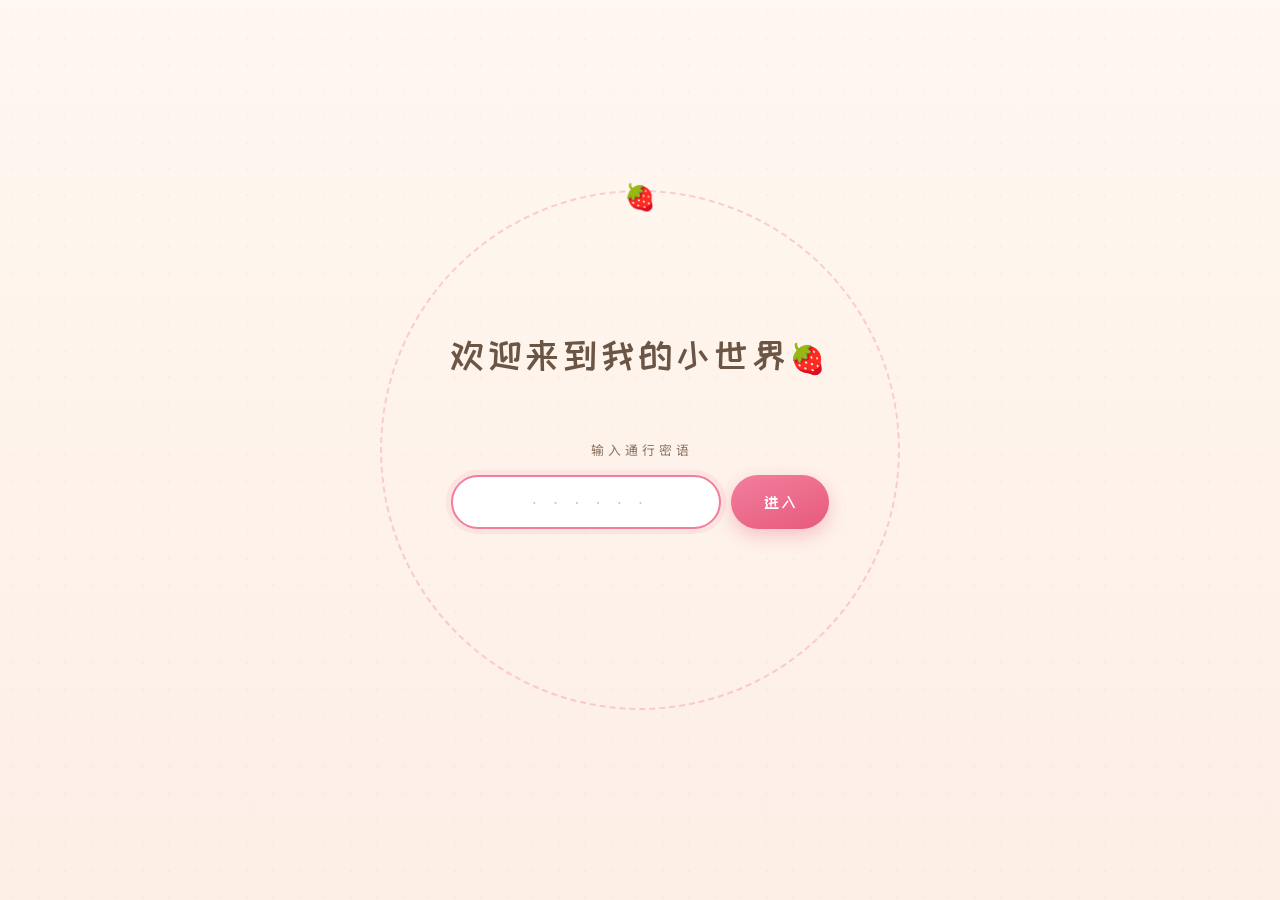
<file: index.html>
<!DOCTYPE html>
<html lang="zh-CN">
<head>
<meta charset="UTF-8" />
<meta name="viewport" content="width=device-width, initial-scale=1.0, maximum-scale=5.0" />
<meta name="theme-color" content="#fdf6ee" />
<title>我的小世界</title>
<link rel="preconnect" href="https://fonts.googleapis.com" />
<link rel="preconnect" href="https://fonts.gstatic.com" crossorigin />
<link href="https://fonts.googleapis.com/css2?family=ZCOOL+KuaiLe&family=Noto+Serif+SC:wght@400;500;700&family=Noto+Sans+SC:wght@300;400;500;700&display=swap" rel="stylesheet" />
<link rel="stylesheet" href="css/style.css?v=10" />
</head>
<body>

  <!-- ===================== 星空 / 魔法阵背景 ===================== -->
  <div class="bg-layer">
    <canvas id="starfield"></canvas>
    <div class="magic-circle magic-circle--one"></div>
    <div class="magic-circle magic-circle--two"></div>
    <div class="vignette"></div>
  </div>

  <!-- ===================== 密码入口页 ===================== -->
  <section id="gate" class="gate">
    <div class="gate__rune"></div>
    <div class="gate__inner">
      <p id="typewriter" class="gate__typewriter"></p>
      <form id="gate-form" class="gate__form" autocomplete="off">
        <label class="gate__label" for="gate-input">输入通行密语</label>
        <div class="gate__field">
          <input id="gate-input" class="gate__input" type="password" inputmode="numeric" placeholder="· · · · · ·" />
          <button id="gate-submit" class="gate__btn" type="submit">进入</button>
        </div>
        <p id="gate-error" class="gate__error"></p>
      </form>
    </div>
  </section>

  <!-- ===================== 主站 ===================== -->
  <main id="app" class="app" hidden>
    <header class="topbar">
      <h1 class="topbar__title">我 的 小 世 界</h1>
      <nav class="nav">
        <button class="nav__item is-active" data-section="characters">角色收藏馆</button>
        <button class="nav__item" data-section="diary">秘密日记</button>
        <button class="nav__item" data-section="favorites">我喜欢的</button>
        <button class="nav__item" data-section="mood">今日心情</button>
        <button class="nav__item" data-section="about">关于这里</button>
        <a class="nav__item nav__link" href="planet/">🪐 星球世界 ↗</a>
      </nav>
    </header>

    <!-- ---------- 角色收藏馆 ---------- -->
    <section id="characters" class="panel is-active">
      <div class="section-head">
        <h2 class="section-title">角色收藏馆</h2>
        <p class="section-sub">收藏于心底的那些灵魂</p>
      </div>
      <div id="card-grid" class="card-grid"><!-- JS 注入 --></div>
    </section>

    <!-- ---------- 秘密日记 ---------- -->
    <section id="diary" class="panel">
      <div class="section-head">
        <h2 class="section-title">秘密日记</h2>
        <p class="section-sub">CLASSIFIED · 仅本人可阅</p>
      </div>
      <div class="diary">
        <form id="diary-form" class="diary__editor">
          <div class="diary__stamp">绝密档案</div>
          <input id="diary-date" class="diary__date" type="date" />
          <textarea id="diary-text" class="diary__text" rows="6" placeholder="在此记录今日不可示人的心绪……"></textarea>
          <div class="diary__actions">
            <button type="submit" class="btn btn--seal">封存此页</button>
          </div>
        </form>
        <div class="syncrow">
          <button type="button" id="backup-btn">🔑 备份口令</button>
          <button type="button" id="import-btn">📥 导入备份</button>
          <span class="syncnote">换设备时，用口令把日记带走</span>
        </div>
        <div id="diary-list" class="diary__list"><!-- JS 注入 --></div>
      </div>
    </section>

    <!-- ---------- 我喜欢的 ---------- -->
    <section id="favorites" class="panel">
      <div class="section-head">
        <h2 class="section-title">我喜欢的</h2>
        <p class="section-sub">那些让我心动的存在</p>
      </div>
      <div class="fav">
        <form id="fav-form" class="fav__form">
          <select id="fav-type" class="fav__select">
            <option value="music">🎵 音乐</option>
            <option value="movie">🎬 影视</option>
            <option value="thing">✨ 东西</option>
          </select>
          <input id="fav-input" class="fav__input" type="text" placeholder="添加一个喜欢的……" />
          <button type="submit" class="btn">收藏</button>
        </form>
        <div class="fav__columns">
          <div class="fav__col" data-type="music"><h3>🎵 音乐</h3><ul id="fav-music" class="fav__list"></ul></div>
          <div class="fav__col" data-type="movie"><h3>🎬 影视</h3><ul id="fav-movie" class="fav__list"></ul></div>
          <div class="fav__col" data-type="thing"><h3>✨ 东西</h3><ul id="fav-thing" class="fav__list"></ul></div>
        </div>
      </div>
    </section>

    <!-- ---------- 今日心情 ---------- -->
    <section id="mood" class="panel">
      <div class="section-head">
        <h2 class="section-title">今日心情</h2>
        <p class="section-sub">用草莓丈量今天的甜度</p>
      </div>
      <div class="mood">
        <div class="mood__today">
          <div class="mood__date" id="mood-today-date"></div>
          <div id="mood-stars" class="mood__stars" role="radiogroup" aria-label="今日草莓评分">
            <button class="mood__berry" data-v="1">🍓</button>
            <button class="mood__berry" data-v="2">🍓</button>
            <button class="mood__berry" data-v="3">🍓</button>
            <button class="mood__berry" data-v="4">🍓</button>
            <button class="mood__berry" data-v="5">🍓</button>
          </div>
          <input id="mood-note" class="mood__note" type="text" placeholder="今天的一句话……" />
        </div>
        <div class="mood__history">
          <h3>心情轨迹</h3>
          <div id="mood-list" class="mood__list"></div>
        </div>
      </div>
    </section>

    <!-- ---------- 关于这里 ---------- -->
    <section id="about" class="panel">
      <div class="section-head">
        <h2 class="section-title">关于这里</h2>
        <p class="section-sub">这里只关于我自己</p>
      </div>
      <div class="about">
        <div class="about__sigil"></div>
        <p class="about__kao">( 𓂂 '꒳' ))`꒳' 𓂂)</p>
        <p class="about__grow">我会好好长大</p>
      </div>
    </section>

    <footer class="footer">⟡ 我的小世界 ⟡</footer>
  </main>

  <script src="js/app.js?v=10"></script>
</body>
</html>
</file>
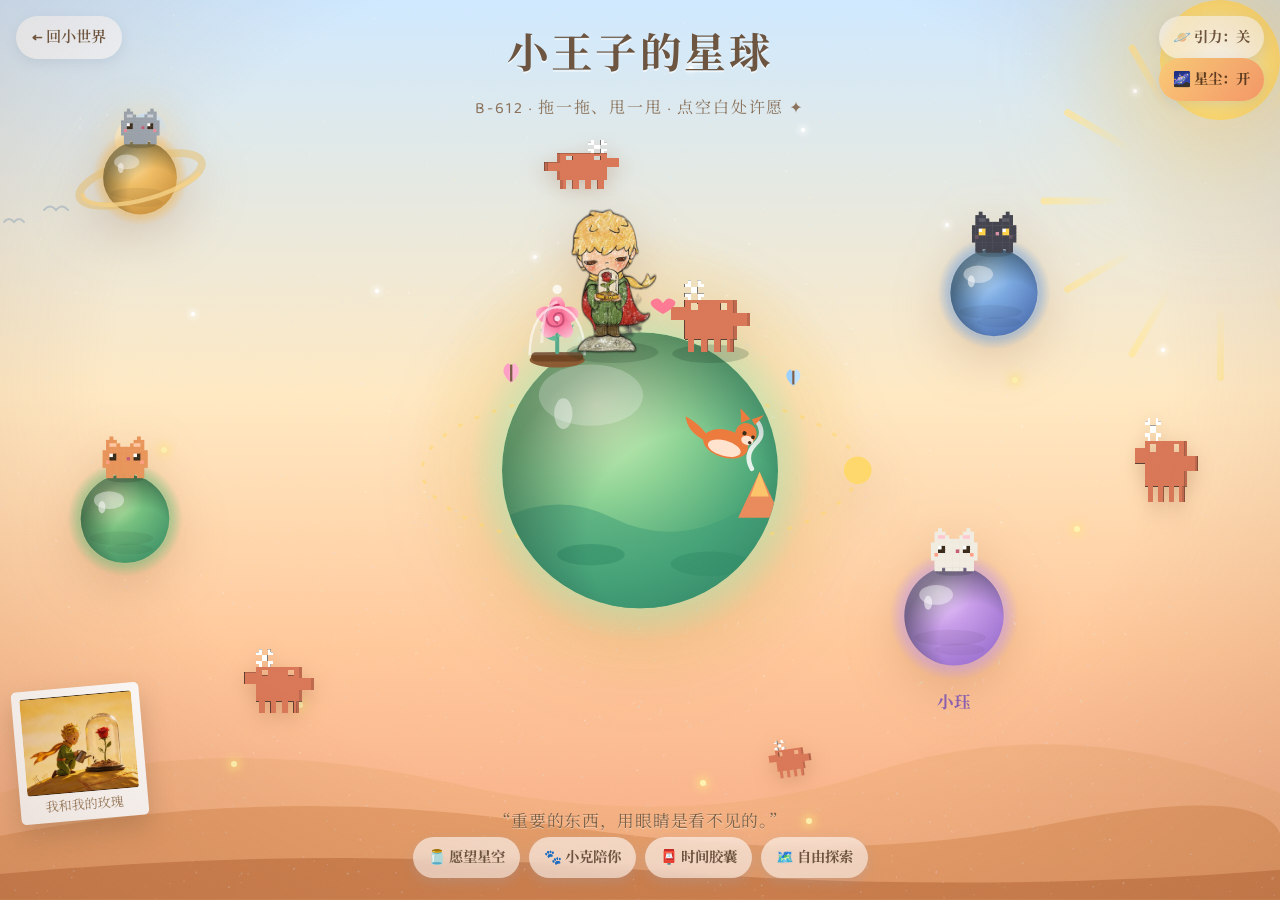
<file: planet/index.html>
<!DOCTYPE html>
<html lang="zh-CN">
<head>
<meta charset="UTF-8" />
<meta name="viewport" content="width=device-width, initial-scale=1.0, maximum-scale=5.0" />
<meta name="theme-color" content="#ffd29a" />
<title>小王子的星球</title>
<link rel="preconnect" href="https://fonts.googleapis.com" />
<link rel="preconnect" href="https://fonts.gstatic.com" crossorigin />
<link href="https://fonts.googleapis.com/css2?family=Baloo+2:wght@500;600;700&family=Noto+Serif+SC:wght@500;700&display=swap" rel="stylesheet" />
<style>
  *{box-sizing:border-box;margin:0;padding:0;-webkit-tap-highlight-color:transparent}
  :root{--ink:#6b5238;--font:"Baloo 2","Noto Serif SC",system-ui,sans-serif;--serif:"Noto Serif SC",serif}
  html,body{height:100%}
  body{font-family:var(--font);color:var(--ink);overflow:hidden;height:100dvh;position:relative;
    background:linear-gradient(180deg,#cfe9ff 0%,#ffe9c2 44%,#ffc89a 72%,#f6a884 100%)}

  .sun{position:absolute;top:-120px;right:-120px;width:360px;height:360px;pointer-events:none;z-index:1}
  .sun__core{position:absolute;inset:120px;border-radius:50%;
    background:radial-gradient(circle,#fff8de,#ffe27a 58%,#ffcf5a);box-shadow:0 0 120px 48px rgba(255,213,110,.55)}
  .sun__rays{position:absolute;inset:0;animation:spin 70s linear infinite}
  .sun__rays span{position:absolute;left:50%;top:50%;width:7px;height:78px;margin:-39px 0 0 -3.5px;
    background:linear-gradient(#ffe79a,rgba(255,231,154,0));border-radius:7px;transform-origin:50% 180px;opacity:.8}
  @keyframes spin{to{transform:rotate(360deg)}}

  .moon{position:absolute;top:13%;left:9%;width:46px;height:46px;border-radius:50%;background:#fff4cf;z-index:1;
    filter:drop-shadow(0 0 16px rgba(255,240,190,.7))}
  .moon::after{content:"";position:absolute;top:-4px;left:11px;width:42px;height:42px;border-radius:50%;background:linear-gradient(180deg,#cfe9ff,#ffe9c2)}

  .cloud{position:absolute;background:#fff;border-radius:50px;opacity:.92;z-index:1;
    filter:drop-shadow(0 8px 14px rgba(150,170,200,.18));width:120px;height:38px}
  .cloud::before,.cloud::after{content:"";position:absolute;background:#fff;border-radius:50%}
  .cloud::before{width:54px;height:54px;top:-22px;left:18px}.cloud::after{width:38px;height:38px;top:-14px;left:62px}
  .cloud.c1{top:15%;left:-160px;transform:scale(1.1);animation:drift 42s linear infinite}
  .cloud.c2{top:30%;left:-220px;transform:scale(.8);opacity:.78;animation:drift 58s linear infinite 6s}
  .cloud.c3{top:9%;left:-260px;transform:scale(1.45);opacity:.85;animation:drift 72s linear infinite 3s}
  @keyframes drift{to{left:120%}}
  .birds{position:absolute;top:22%;left:-40px;z-index:1;opacity:.45;animation:drift 46s linear infinite 2s}

  .hills{position:absolute;left:0;right:0;bottom:0;width:100%;z-index:1;pointer-events:none}

  .firefly{position:absolute;width:6px;height:6px;border-radius:50%;background:#fff3b0;z-index:2;
    box-shadow:0 0 10px 3px rgba(255,228,130,.8);animation:float 7s ease-in-out infinite}
  @keyframes float{0%,100%{transform:translate(0,0);opacity:.3}50%{transform:translate(14px,-22px);opacity:1}}
  .star{position:absolute;width:4px;height:4px;border-radius:50%;background:#fff;z-index:2;
    box-shadow:0 0 6px 2px rgba(255,255,255,.8);animation:tw 2.6s ease-in-out infinite}
  @keyframes tw{0%,100%{opacity:.25}50%{opacity:1}}
  .shoot{position:absolute;top:16%;left:60%;width:120px;height:2px;z-index:2;border-radius:2px;
    background:linear-gradient(90deg,rgba(255,255,255,0),#fff);transform:rotate(20deg);opacity:0;animation:shoot 9s ease-in infinite 4s}
  @keyframes shoot{0%{opacity:0;transform:translate(40px,-20px) rotate(20deg) scaleX(.2)}6%{opacity:1}14%{opacity:0;transform:translate(-220px,80px) rotate(20deg) scaleX(1)}100%{opacity:0}}

  .back{position:absolute;top:16px;left:16px;z-index:7;text-decoration:none;background:rgba(255,255,255,.65);
    color:#6b5440;padding:9px 16px;border-radius:999px;font-weight:600;font-size:.95rem;box-shadow:0 4px 12px rgba(150,170,200,.25);backdrop-filter:blur(4px)}
  .title{position:absolute;top:20px;left:0;right:0;text-align:center;z-index:6;pointer-events:none}
  .title h1{font-size:clamp(1.5rem,6.4vw,2.6rem);color:#6b5440;letter-spacing:.06em;text-shadow:0 2px 0 rgba(255,255,255,.6)}
  .title p{font-size:clamp(.8rem,3.4vw,1rem);color:#8a715a;margin-top:5px;letter-spacing:.12em}

  .planet{position:absolute;cursor:grab;touch-action:none;user-select:none;z-index:4}
  .planet:active,.planet.is-drag{cursor:grabbing}
  .planet__float{animation:bob 5.5s ease-in-out infinite}
  .planet.is-drag .planet__float{animation:none}
  @keyframes bob{0%,100%{transform:translateY(0) rotate(-1.4deg)}50%{transform:translateY(-13px) rotate(1.4deg)}}
  .planet svg{display:block;width:100%;height:auto;overflow:visible;filter:drop-shadow(0 16px 26px rgba(150,90,50,.28))}

  #main{left:50%;top:48%;transform:translate(-50%,-50%);width:min(88vw,460px)}
  .mini{transform:none}

  .onplanet{transform-box:fill-box;transform-origin:bottom center;animation:catbob 3s ease-in-out infinite}
  @keyframes catbob{0%,100%{transform:translateY(0)}50%{transform:translateY(-3px)}}
  .me-label{font-family:var(--font);font-weight:700;fill:#8a5fae}
  .ctrl{position:absolute;top:16px;right:16px;z-index:7;border:none;cursor:pointer;background:rgba(255,255,255,.65);
    color:#6b5440;padding:9px 14px;border-radius:999px;font-family:var(--font);font-weight:700;font-size:.9rem;
    box-shadow:0 4px 12px rgba(150,170,200,.25);backdrop-filter:blur(4px)}
  .ctrl.on{background:linear-gradient(135deg,#ffd27a,#ff9e6d);color:#5a3a1f}
  .ctrl2{top:58px}
  .subnav{position:absolute;bottom:22px;left:0;right:0;z-index:6;display:flex;gap:9px;justify-content:center;flex-wrap:wrap}
  .subnav a{text-decoration:none;background:rgba(255,255,255,.62);color:#6b5440;padding:8px 15px;border-radius:999px;
    font-family:var(--font);font-weight:700;font-size:.9rem;box-shadow:0 4px 12px rgba(150,170,200,.25);backdrop-filter:blur(4px)}
  .subnav a:active{transform:scale(.96)}
  #dustcv{position:fixed;inset:0;z-index:3;pointer-events:none}

  /* 跟随小克 */
  .pet{position:fixed;width:58px;z-index:6;pointer-events:none;transform:translate(-50%,-100%);will-change:left,top}
  .pet__b{width:100%}
  .pet img{width:100%;display:block;image-rendering:pixelated;filter:drop-shadow(0 6px 10px rgba(150,90,50,.35))}

  /* 愿望星 + 气泡 + 写愿望面板 */
  .wstar{position:fixed;z-index:5;cursor:pointer;color:#fff;font-size:18px;line-height:1;transform:translate(-50%,-50%);
    text-shadow:0 0 8px rgba(255,240,180,.95),0 0 18px rgba(255,210,110,.7);animation:tw 2.8s ease-in-out infinite}
  .wstar.born{animation:starborn .8s ease-out,tw 2.8s ease-in-out .8s infinite}
  @keyframes starborn{0%{transform:translate(-50%,-50%) scale(0) rotate(-90deg);opacity:0}
    60%{transform:translate(-50%,-50%) scale(1.6) rotate(12deg);opacity:1}100%{transform:translate(-50%,-50%) scale(1)}}
  .wbubble{position:fixed;z-index:21;transform:translate(-50%,-100%) scale(.9);opacity:0;transition:.3s;pointer-events:none;
    max-width:240px;background:rgba(44,32,52,.88);color:#fff6e8;padding:8px 12px;border-radius:12px;font-size:.85rem;
    box-shadow:0 8px 22px rgba(0,0,0,.3);font-family:var(--serif);white-space:pre-wrap;text-align:center}
  .wbubble.show{opacity:1;transform:translate(-50%,-112%) scale(1)}
  .wishbox{position:fixed;inset:0;z-index:20;display:none;align-items:center;justify-content:center;
    background:rgba(40,28,20,.4);backdrop-filter:blur(3px);padding:20px}
  .wishbox.show{display:flex}
  .wishbox__in{background:#fff8ee;border-radius:18px;padding:20px;width:min(92vw,360px);box-shadow:0 20px 50px rgba(120,80,40,.4)}
  .wishbox__in h3{font-family:var(--serif);color:#7a5f44;font-size:1.05rem;margin-bottom:12px;text-align:center}
  .wishbox textarea{width:100%;height:96px;border:1.5px solid #ecd9bf;border-radius:12px;padding:10px 12px;
    font-family:var(--font);font-size:1rem;color:#5b4636;resize:none;outline:none;background:#fffdf8}
  .wishbox textarea:focus{border-color:#ffbf7a}
  .wishbox__btns{display:flex;gap:10px;justify-content:flex-end;margin-top:14px}
  .wishbox__btns button{border:none;cursor:pointer;font-family:var(--font);font-weight:700;padding:9px 16px;border-radius:999px;font-size:.92rem}
  #wishcancel{background:#efe3d2;color:#8a715a}
  #wishok{background:linear-gradient(135deg,#ffd27a,#ff9e6d);color:#5a3a1f}
  .claudemoon .cpose{width:100%}
  .claudemoon .cmoon{width:100%;display:block;image-rendering:pixelated;filter:drop-shadow(0 6px 10px rgba(150,90,50,.3))}
  .cm-hop{transform-box:fill-box;transform-origin:bottom center;animation:cmhop 1.6s ease-in-out infinite}
  @keyframes cmhop{0%,100%{transform:translateY(0)}30%{transform:translateY(-22%)}60%{transform:translateY(0)}}
  .cm-sway{transform-box:fill-box;transform-origin:bottom center;animation:cmsway 2.3s ease-in-out infinite}
  @keyframes cmsway{0%,100%{transform:rotate(-8deg)}50%{transform:rotate(8deg)}}
  .cm-squish{transform-box:fill-box;transform-origin:bottom center;animation:cmsquish 1.4s ease-in-out infinite}
  @keyframes cmsquish{0%,100%{transform:scaleY(1) scaleX(1)}50%{transform:scaleY(.84) scaleX(1.12)}}
  .cm-spin{transform-box:fill-box;transform-origin:center;animation:cmspin 4s linear infinite}
  @keyframes cmspin{to{transform:rotate(360deg)}}

  .keepsake{position:absolute;left:16px;bottom:80px;width:128px;z-index:5;background:#fff;
    padding:8px 8px 28px;border-radius:5px;transform:rotate(-5deg);box-shadow:0 12px 26px rgba(120,90,60,.32)}
  .keepsake img{width:100%;display:block;border-radius:3px}
  .keepsake figcaption{position:absolute;bottom:7px;left:0;right:0;text-align:center;font-size:.82rem;color:#9a7f63;font-family:var(--serif)}
  .quote{position:absolute;left:0;right:0;bottom:68px;text-align:center;z-index:5;pointer-events:none;
    font-family:var(--serif);color:#7a5f44;font-size:clamp(.85rem,3.4vw,1.05rem);letter-spacing:.04em;text-shadow:0 1px 0 rgba(255,255,255,.5);padding:0 16px}
  .hint{position:absolute;right:16px;bottom:14px;z-index:7;pointer-events:none;background:rgba(255,255,255,.55);
    color:#7c6450;font-weight:600;font-size:.8rem;padding:6px 12px;border-radius:999px;letter-spacing:.06em;animation:pulse 2.4s ease-in-out infinite}
  @keyframes pulse{0%,100%{opacity:.5}50%{opacity:1}}

  .vignette{position:fixed;inset:0;pointer-events:none;z-index:8;background:radial-gradient(ellipse at 50% 42%,transparent 58%,rgba(140,80,45,.2) 100%)}
  .grain{position:fixed;inset:0;pointer-events:none;z-index:8;opacity:.05;mix-blend-mode:overlay;
    background-image:url("data:image/svg+xml,%3Csvg xmlns='http://www.w3.org/2000/svg' width='120' height='120'%3E%3Cfilter id='n'%3E%3CfeTurbulence type='fractalNoise' baseFrequency='0.85' numOctaves='2'/%3E%3C/filter%3E%3Crect width='100%25' height='100%25' filter='url(%23n)'/%3E%3C/svg%3E")}

  .spin-orbit{transform-origin:150px 175px;animation:spin 24s linear infinite}
  .rose{transform-box:fill-box;transform-origin:bottom center;animation:sway 4s ease-in-out infinite}
  @keyframes sway{0%,100%{transform:rotate(-6deg)}50%{transform:rotate(6deg)}}
  .smoke{animation:smoke 3.4s ease-in-out infinite}
  @keyframes smoke{0%{opacity:0;transform:translateY(6px)}40%{opacity:.85}100%{opacity:0;transform:translateY(-10px)}}
  .claude-hop{transform-box:fill-box;transform-origin:bottom center;animation:hop 1.6s ease-in-out infinite}
  @keyframes hop{0%,100%{transform:translateY(0) rotate(-2deg)}30%{transform:translateY(-9px) rotate(2deg)}60%{transform:translateY(0) rotate(-1deg)}}
  .bf{transform-box:fill-box;transform-origin:center;animation:flutter 5.5s ease-in-out infinite}
  .bf.b2{animation-duration:7s;animation-delay:1s}
  @keyframes flutter{0%{transform:translate(0,0) rotate(0)}25%{transform:translate(9px,-12px) rotate(8deg)}50%{transform:translate(0,-20px) rotate(-6deg)}75%{transform:translate(-9px,-10px) rotate(6deg)}100%{transform:translate(0,0)}}

  .petal{position:absolute;z-index:9;pointer-events:none;font-size:1.15rem;animation:up 1.2s ease-out forwards}
  @keyframes up{0%{opacity:1;transform:translate(0,0) scale(.6) rotate(0)}100%{opacity:0;transform:translate(var(--dx),-78px) scale(1.15) rotate(var(--rot))}}

  .wishstar{position:fixed;width:90px;height:3px;z-index:9;pointer-events:none;border-radius:3px;
    background:linear-gradient(90deg,rgba(255,255,255,0),#fff);animation:ws .9s ease-out forwards}
  @keyframes ws{0%{opacity:0;transform:translate(20px,-60px) rotate(28deg) scaleX(.3)}
    20%{opacity:1}100%{opacity:0;transform:translate(-160px,80px) rotate(28deg) scaleX(1)}}
  .wishtext{position:fixed;z-index:10;pointer-events:none;transform:translate(-50%,0);font-family:var(--font);
    font-weight:700;color:#7a5f44;font-size:.95rem;background:rgba(255,255,255,.72);padding:6px 13px;border-radius:999px;
    white-space:nowrap;box-shadow:0 6px 16px rgba(150,120,80,.25);animation:wt 1.8s ease-out forwards}
  @keyframes wt{0%{opacity:0;transform:translate(-50%,6px) scale(.9)}15%{opacity:1;transform:translate(-50%,-4px) scale(1)}
    80%{opacity:1}100%{opacity:0;transform:translate(-50%,-30px) scale(1)}}

  @media(max-width:480px){.keepsake{width:94px;bottom:120px;left:10px}.quote{bottom:92px}}
  @media(prefers-reduced-motion:reduce){
    .sun__rays,.cloud,.birds,.firefly,.star,.shoot,.planet__float,.spin-orbit,.rose,.smoke,.claude-hop,.bf,.onplanet{animation:none}}
</style>
</head>
<body>

  <div class="sun" aria-hidden="true"><div class="sun__rays" id="rays"></div><div class="sun__core"></div></div>
  <div class="moon" aria-hidden="true"></div>
  <div class="cloud c1"></div><div class="cloud c2"></div><div class="cloud c3"></div>
  <div class="shoot" aria-hidden="true"></div>
  <div class="birds" aria-hidden="true">
    <svg width="120" height="40" viewBox="0 0 120 40" fill="none" stroke="#8aa6c0" stroke-width="2" stroke-linecap="round">
      <path d="M6 14 q6 -7 12 0 q6 -7 12 0"/><path d="M44 24 q5 -6 10 0 q5 -6 10 0"/><path d="M84 12 q6 -7 12 0 q6 -7 12 0"/>
    </svg>
  </div>

  <svg class="hills" viewBox="0 0 1200 220" preserveAspectRatio="none" aria-hidden="true">
    <path d="M0 120 Q200 60 420 110 T820 100 T1200 120 L1200 220 L0 220Z" fill="#f0b07a" opacity=".55"/>
    <path d="M0 160 Q260 110 520 150 T980 150 T1200 158 L1200 220 L0 220Z" fill="#e0945f" opacity=".7"/>
    <path d="M0 196 Q300 168 600 192 T1200 192 L1200 220 L0 220Z" fill="#c97b4a" opacity=".85"/>
  </svg>

  <a class="back" href="../">← 回小世界</a>
  <button id="grav" class="ctrl">🪐 引力：关</button>
  <button id="dust" class="ctrl ctrl2 on">🌌 星尘：开</button>
  <div class="subnav">
    <a href="wish/">🫙 愿望星空</a>
    <a href="pet/">🐾 小克陪你</a>
    <a href="capsule/">📮 时间胶囊</a>
    <a href="world/">🗺️ 自由探索</a>
  </div>
  <div class="title"><h1>小王子的星球</h1><p>B-612 · 拖一拖、甩一甩 · 点空白处许愿 ✦</p></div>

  <!-- ===== 主星球 ===== -->
  <div class="planet" id="main" data-key="main" role="button" aria-label="拖动主星球" tabindex="0">
    <div class="planet__float">
      <svg viewBox="0 0 300 300" aria-hidden="true">
        <defs>
          <radialGradient id="halo" cx="50%" cy="50%" r="50%"><stop offset="0%" stop-color="#fff7d6" stop-opacity=".95"/><stop offset="55%" stop-color="#ffe39a" stop-opacity=".38"/><stop offset="100%" stop-color="#ffd86b" stop-opacity="0"/></radialGradient>
          <radialGradient id="atmMain" cx="50%" cy="50%" r="50%"><stop offset="60%" stop-color="#8fe6b0" stop-opacity="0"/><stop offset="78%" stop-color="#9bf0bd" stop-opacity=".4"/><stop offset="100%" stop-color="#9bf0bd" stop-opacity="0"/></radialGradient>
          <radialGradient id="globe" cx="34%" cy="26%" r="82%"><stop offset="0%" stop-color="#e0f7c2"/><stop offset="40%" stop-color="#8fd494"/><stop offset="76%" stop-color="#4ea878"/><stop offset="100%" stop-color="#2f7d5f"/></radialGradient>
          <radialGradient id="shade" cx="68%" cy="74%" r="72%"><stop offset="52%" stop-color="#123" stop-opacity="0"/><stop offset="100%" stop-color="#16321f" stop-opacity=".42"/></radialGradient>
          <linearGradient id="roseG" x1="0" y1="0" x2="0" y2="1"><stop offset="0%" stop-color="#ffb3c7"/><stop offset="55%" stop-color="#ff6f97"/><stop offset="100%" stop-color="#e23e6b"/></linearGradient>
          <clipPath id="pclip"><circle cx="150" cy="175" r="90"/></clipPath>
        </defs>
        <circle cx="150" cy="168" r="150" fill="url(#halo)"/>
        <circle cx="150" cy="175" r="112" fill="url(#atmMain)"/>
        <g class="spin-orbit"><ellipse cx="150" cy="175" rx="142" ry="52" fill="none" stroke="#ffd86b" stroke-opacity=".55" stroke-width="2" stroke-dasharray="3 9"/><circle cx="292" cy="175" r="9" fill="#ffd86b"/></g>
        <circle cx="150" cy="175" r="90" fill="url(#globe)"/>
        <g clip-path="url(#pclip)">
          <path d="M50 212 Q92 186 132 206 T214 202 T272 216 L272 280 L40 280 Z" fill="#3f9d77" opacity=".5"/>
          <ellipse cx="118" cy="230" rx="22" ry="7" fill="#2f8a64" opacity=".5"/><ellipse cx="196" cy="236" rx="26" ry="8" fill="#2f8a64" opacity=".45"/>
          <path d="M214 206 L228 176 L242 206 Z" fill="#e98a5b"/><path d="M228 176 L222 192 L234 192 Z" fill="#ffcf6b" opacity=".85"/>
          <path d="M223 174 q-5 -9 2 -16 q7 -6 2 -14" class="smoke" fill="none" stroke="#fff" stroke-opacity=".85" stroke-width="3" stroke-linecap="round"/>
          <circle cx="150" cy="175" r="90" fill="url(#shade)"/>
        </g>
        <ellipse cx="118" cy="126" rx="34" ry="20" fill="#fff" opacity=".22"/>
        <ellipse cx="100" cy="138" rx="6" ry="10" fill="#fff" opacity=".4"/>
        <g transform="translate(96 100)">
          <ellipse cx="0" cy="3" rx="18" ry="5" fill="#8a5a32"/><rect x="-17" y="-2" width="34" height="6" rx="3" fill="#6e4423"/>
          <line x1="0" y1="-2" x2="0" y2="-18" stroke="#3f9d77" stroke-width="2.6" stroke-linecap="round"/>
          <path d="M0 -9 q-9 -1 -11 -8 q9 0 11 8" fill="#4fb083"/><path d="M0 -12 q9 -1 11 -8 q-9 0 -11 8" fill="#5ab98c"/>
          <g style="transform:translateY(-24px)"><g class="rose">
            <g fill="url(#roseG)"><ellipse cx="0" cy="-7" rx="5.4" ry="7.4"/><ellipse cx="0" cy="-7" rx="5.4" ry="7.4" transform="rotate(72)"/><ellipse cx="0" cy="-7" rx="5.4" ry="7.4" transform="rotate(144)"/><ellipse cx="0" cy="-7" rx="5.4" ry="7.4" transform="rotate(216)"/><ellipse cx="0" cy="-7" rx="5.4" ry="7.4" transform="rotate(288)"/></g>
            <circle r="6" fill="#ff5c84"/><path d="M0 3 q-4 -3 -1 -6 q4 -2 5 2 q1 5 -4 6 q-6 1 -7 -5 q-1 -8 8 -9" fill="none" stroke="#c5325f" stroke-width="1.3" stroke-linecap="round"/><circle r="1.8" fill="#ffd6e3"/>
          </g></g>
          <path d="M-18 0 C-18 -42 18 -42 18 0" fill="rgba(220,240,255,.14)" stroke="rgba(255,255,255,.6)" stroke-width="1.6"/>
          <circle cx="0" cy="-43" r="3" fill="rgba(255,255,255,.75)"/><path d="M-10 -8 C-10 -30 -3 -34 0 -35" stroke="#fff" stroke-opacity=".45" stroke-width="2" fill="none"/>
        </g>
        <g transform="translate(208 150) rotate(16)">
          <path d="M-12 10 q-14 -2 -18 -12 q9 2 16 7Z" fill="#ec7a3c"/><ellipse cx="0" cy="8" rx="15" ry="9" fill="#ec7a3c"/><ellipse cx="0" cy="11" rx="11" ry="5" fill="#ffe3cf"/>
          <circle cx="11" cy="-2" r="7" fill="#ec7a3c"/><path d="M6 -8 l-3 -9 l8 5Z" fill="#ec7a3c"/><path d="M15 -9 l4 -8 l-7 5Z" fill="#ec7a3c"/>
          <ellipse cx="13" cy="2" rx="4" ry="3" fill="#ffe3cf"/><circle cx="10" cy="-2" r="1.4" fill="#3a2a1a"/><circle cx="16" cy="-1" r="1.2" fill="#3a2a1a"/><circle cx="15" cy="3" r="1.1" fill="#3a2a1a"/>
        </g>
        <ellipse cx="132" cy="98" rx="30" ry="7" fill="#16321f" opacity=".18"/>
        <image href="prince.png" x="104" y="2" width="58" height="99" />
        <ellipse cx="196" cy="99" rx="25" ry="6" fill="#16321f" opacity=".2"/>
        <image class="claude-hop" href="claude.png" x="169" y="50" width="54" height="49" style="image-rendering:pixelated"/>
        <path d="M165 66 q3 -5 7 -2 q4 3 -7 9 q-11 -6 -7 -9 q4 -3 7 2Z" fill="#ff6f91" opacity=".9"/>
        <g class="bf" transform="translate(66 118)"><path d="M0 0 q-9 -8 -2 -13 q5 4 2 13" fill="#ff9ec4"/><path d="M0 0 q9 -8 2 -13 q-5 4 -2 13" fill="#ffb3d1"/><line x1="0" y1="-1" x2="0" y2="-12" stroke="#7a5b46" stroke-width="1.5"/></g>
        <g class="bf b2" transform="translate(250 120)"><path d="M0 0 q-8 -7 -2 -11 q4 3 2 11" fill="#9ad0ff"/><path d="M0 0 q8 -7 2 -11 q-4 3 -2 11" fill="#bfe2ff"/><line x1="0" y1="-1" x2="0" y2="-10" stroke="#7a5b46" stroke-width="1.4"/></g>
      </svg>
    </div>
  </div>

  <figure class="keepsake"><img src="keepsake.jpg" alt="小王子和他的玫瑰" /><figcaption>我和我的玫瑰</figcaption></figure>
  <p class="quote">“重要的东西，用眼睛是看不见的。”</p>
  <div class="grain"></div><div class="vignette"></div>

<script>
(function(){
  "use strict";
  const rays=document.getElementById("rays");
  for(let i=0;i<12;i++){const s=document.createElement("span");s.style.transform="rotate("+(i*30)+"deg)";rays.appendChild(s);}
  for(let i=0;i<7;i++){const f=document.createElement("div");f.className="firefly";
    f.style.left=(8+Math.random()*84)+"vw";f.style.top=(40+Math.random()*52)+"vh";
    f.style.animationDelay=(Math.random()*6)+"s";f.style.animationDuration=(6+Math.random()*5)+"s";document.body.appendChild(f);}
  for(let i=0;i<10;i++){const s=document.createElement("div");s.className="star";
    s.style.left=(4+Math.random()*92)+"vw";s.style.top=(6+Math.random()*34)+"vh";s.style.animationDelay=(Math.random()*3)+"s";document.body.appendChild(s);}

  /* ---------- 像素猫（更可爱：大眼+高光+腮红） ---------- */
  const CAT=[
    "..C.......C..",
    ".CCC.....CCC.",
    ".CiiC...CiiC.",
    ".CCCCCCCCCCC.",
    "CCCCCCCCCCCCC",
    "CCweCCCCCweCC",
    "CCeeCCCnCeeCC",
    "CbCCCCCCCCCbC",
    "CCCCCCCCCCCCC",
    ".CCCCCCCCCCC.",
    ".CCCCCCCCCCC.",
    ".CC.CCCCC.CC."
  ];
  const PAL={
    orange:{C:"#e8945a",i:"#ffc7a3",e:"#3a2a1a",n:"#c45b73",b:"#ff9e86",w:"#fff"},
    black:{C:"#43434e",i:"#5c5c68",e:"#ffd24a",n:"#d98fa6",b:"#6a5560",w:"#fff"},
    gray:{C:"#9aa3ad",i:"#cfd6dd",e:"#3a2a1a",n:"#c45b73",b:"#e89",w:"#fff"},
    white:{C:"#f1ece1",i:"#ffc7d0",e:"#3a2a1a",n:"#c45b73",b:"#ff9e86",w:"#fff"}
  };
  function pixelArt(map,pal,u){let s="";
    for(let y=0;y<map.length;y++){const row=map[y];
      for(let x=0;x<row.length;x++){const c=row[x];if(c==="."||c===" ")continue;const col=pal[c];if(!col)continue;
        s+='<rect x="'+(x*u).toFixed(2)+'" y="'+(y*u).toFixed(2)+'" width="'+(u+0.4).toFixed(2)+'" height="'+(u+0.4).toFixed(2)+'" fill="'+col+'"/>';}}
    return s;}
  function catGroup(cat){const pal=PAL[cat.pal],u=cat.u,w=CAT[0].length*u,h=CAT.length*u;
    return '<ellipse cx="'+cat.cx+'" cy="'+(cat.cy+1)+'" rx="'+(w*0.4).toFixed(1)+'" ry="'+(u*1.1).toFixed(1)+'" fill="#16241d" opacity=".18"/>'+
      '<g class="onplanet" style="animation-delay:'+(Math.random()*2).toFixed(2)+'s"><g transform="translate('+(cat.cx-w/2).toFixed(1)+' '+(cat.cy-h).toFixed(1)+')">'+pixelArt(CAT,pal,u)+'</g></g>';}

  /* ---------- 软萌 Q版「我」 ---------- */
  function meChibi(k,fx,fy,sc){
    const c=
     '<rect x="-7" y="-11" width="5.5" height="12" rx="2.7" fill="#ffe0bd"/><rect x="1.5" y="-11" width="5.5" height="12" rx="2.7" fill="#ffe0bd"/>'+
     '<ellipse cx="-4.2" cy="0" rx="4" ry="2.6" fill="#8a5fae"/><ellipse cx="4.2" cy="0" rx="4" ry="2.6" fill="#8a5fae"/>'+
     '<path d="M-16 -34 Q0 -41 16 -34 L10 -9 Q0 -4 -10 -9 Z" fill="url(#dress_'+k+')"/>'+
     '<path d="M-15 -33 Q0 -39 15 -33 L13 -28 Q0 -34 -13 -28 Z" fill="#fff" opacity=".25"/>'+
     '<path d="M-14 -32 q-7 6 -6 15" stroke="#ffe0bd" stroke-width="5" fill="none" stroke-linecap="round"/>'+
     '<path d="M14 -32 q7 6 6 15" stroke="#ffe0bd" stroke-width="5" fill="none" stroke-linecap="round"/>'+
     '<circle cx="0" cy="-44" r="17" fill="#6b4a32"/>'+
     '<circle cx="-16" cy="-39" r="7" fill="#6b4a32"/><circle cx="16" cy="-39" r="7" fill="#6b4a32"/>'+
     '<circle cx="-18" cy="-30" r="4.6" fill="#6b4a32"/><circle cx="18" cy="-30" r="4.6" fill="#6b4a32"/>'+
     '<circle cx="0" cy="-43" r="13" fill="#ffe9d2"/>'+
     '<path d="M-13 -46 Q-13 -59 0 -60 Q13 -59 13 -46 Q9 -53 4.5 -52 Q2 -49 0 -52 Q-2 -49 -4.5 -52 Q-9 -53 -13 -46Z" fill="#6b4a32"/>'+
     '<ellipse cx="-5" cy="-43" rx="2.7" ry="3.6" fill="#3a2a1a"/><ellipse cx="5" cy="-43" rx="2.7" ry="3.6" fill="#3a2a1a"/>'+
     '<circle cx="-5.9" cy="-44.6" r="1.1" fill="#fff"/><circle cx="4.1" cy="-44.6" r="1.1" fill="#fff"/>'+
     '<circle cx="-8.6" cy="-39" r="2.3" fill="#ff9eb0" opacity=".85"/><circle cx="8.6" cy="-39" r="2.3" fill="#ff9eb0" opacity=".85"/>'+
     '<path d="M-2.6 -38.6 q2.6 2.6 5.2 0" stroke="#c4566e" stroke-width="1.3" fill="none" stroke-linecap="round"/>'+
     '<g transform="translate(-12.5 -53)"><circle cx="-2.6" cy="0" r="1.7" fill="#ffb3c7"/><circle cx="2.6" cy="0" r="1.7" fill="#ffb3c7"/><circle cx="0" cy="-2.6" r="1.7" fill="#ffb3c7"/><circle cx="0" cy="2.6" r="1.7" fill="#ffb3c7"/><circle r="2" fill="#ff7aa2"/><circle r="0.9" fill="#fff3a0"/></g>';
    return '<ellipse cx="'+fx+'" cy="'+(fy+1)+'" rx="'+(16*sc).toFixed(1)+'" ry="'+(5*sc).toFixed(1)+'" fill="#3a2350" opacity=".22"/>'+
      '<g class="onplanet"><g transform="translate('+fx+' '+fy+') scale('+sc+')">'+c+'</g></g>';
  }

  /* ---------- 精致星球构建 ---------- */
  function buildPlanet(c){
    const k=c.key;
    let defs='<radialGradient id="g_'+k+'" cx="34%" cy="26%" r="84%"><stop offset="0%" stop-color="'+c.col[0]+'"/><stop offset="44%" stop-color="'+c.col[1]+'"/><stop offset="100%" stop-color="'+c.col[2]+'"/></radialGradient>'+
      '<radialGradient id="atm_'+k+'" cx="50%" cy="50%" r="50%"><stop offset="60%" stop-color="'+c.hue+'" stop-opacity="0"/><stop offset="80%" stop-color="'+c.hue+'" stop-opacity=".5"/><stop offset="100%" stop-color="'+c.hue+'" stop-opacity="0"/></radialGradient>'+
      '<radialGradient id="sh_'+k+'" cx="70%" cy="74%" r="72%"><stop offset="50%" stop-color="#102018" stop-opacity="0"/><stop offset="100%" stop-color="#101d16" stop-opacity=".45"/></radialGradient>';
    if(c.me) defs+='<linearGradient id="dress_'+k+'" x1="0" y1="0" x2="0" y2="1"><stop offset="0%" stop-color="#ffd0e6"/><stop offset="100%" stop-color="#ff8fbf"/></linearGradient>';
    let s='<svg viewBox="0 0 '+c.vbw+' '+c.vbh+'" aria-hidden="true"><defs>'+defs+'</defs>';
    s+='<circle cx="'+c.cx+'" cy="'+c.cy+'" r="'+(c.r*1.3).toFixed(1)+'" fill="url(#atm_'+k+')"/>';
    if(c.ring) s+='<ellipse cx="'+c.cx+'" cy="'+(c.cy+2)+'" rx="'+(c.r*1.72).toFixed(1)+'" ry="'+(c.r*0.56).toFixed(1)+'" fill="none" stroke="#e8c06a" stroke-width="7" opacity=".5" transform="rotate(-16 '+c.cx+' '+c.cy+')"/>';
    s+='<circle cx="'+c.cx+'" cy="'+c.cy+'" r="'+c.r+'" fill="url(#g_'+k+')"/>';
    s+='<ellipse cx="'+(c.cx-c.r*0.08)+'" cy="'+(c.cy+c.r*0.44)+'" rx="'+(c.r*0.72).toFixed(1)+'" ry="'+(c.r*0.16).toFixed(1)+'" fill="#000" opacity=".06"/>';
    s+='<ellipse cx="'+(c.cx+c.r*0.12)+'" cy="'+(c.cy+c.r*0.68)+'" rx="'+(c.r*0.5).toFixed(1)+'" ry="'+(c.r*0.12).toFixed(1)+'" fill="#000" opacity=".05"/>';
    s+='<circle cx="'+c.cx+'" cy="'+c.cy+'" r="'+c.r+'" fill="url(#sh_'+k+')"/>';
    s+='<ellipse cx="'+(c.cx-c.r*0.36)+'" cy="'+(c.cy-c.r*0.42)+'" rx="'+(c.r*0.34).toFixed(1)+'" ry="'+(c.r*0.2).toFixed(1)+'" fill="#fff" opacity=".42"/>';
    s+='<ellipse cx="'+(c.cx-c.r*0.52)+'" cy="'+(c.cy-c.r*0.26)+'" rx="'+(c.r*0.08).toFixed(1)+'" ry="'+(c.r*0.14).toFixed(1)+'" fill="#fff" opacity=".55"/>';
    if(c.ring) s+='<path d="M'+(c.cx-c.r*1.55)+' '+(c.cy+c.r*0.42)+' A '+(c.r*1.72).toFixed(1)+' '+(c.r*0.56).toFixed(1)+' -16 0 0 '+(c.cx+c.r*1.62)+' '+(c.cy-c.r*0.12)+'" fill="none" stroke="#f7d488" stroke-width="4" opacity=".8"/>';
    if(c.me) s+=meChibi(k,c.cx-2,c.cy-c.r+9,0.62);
    (c.cats||[]).forEach(cat=>{s+=catGroup(cat);});
    if(c.label) s+='<text class="me-label" x="'+c.cx+'" y="'+(c.vbh-6)+'" text-anchor="middle" font-size="14">'+c.label+'</text>';
    s+='</svg>';
    return s;
  }

  const MINIS=[
    {key:"sat",left:"5%",top:"12%",size:152,vbw:140,vbh:120,cx:70,cy:64,r:34,col:["#ffe9b0","#f0bd63","#c98f3c"],hue:"#f0bd63",ring:true,cats:[{pal:"gray",u:2.7,cx:70,cy:33}]},
    {key:"cat1",left:"5%",top:"50%",size:122,vbw:110,vbh:120,cx:55,cy:62,r:40,col:["#d9f3b4","#74c07e","#3f9166"],hue:"#74c07e",cats:[{pal:"orange",u:3.1,cx:55,cy:25}]},
    {key:"cat2",left:"73%",top:"25%",size:120,vbw:110,vbh:120,cx:55,cy:62,r:40,col:["#bfe0ff","#7aa8e0","#4d6fb0"],hue:"#7aa8e0",cats:[{pal:"black",u:3.1,cx:55,cy:25}]},
    {key:"me",left:"69%",top:"60%",size:142,vbw:120,vbh:148,cx:60,cy:64,r:42,col:["#f3d8ff","#c79be8","#9a6fcf"],hue:"#c79be8",label:"小珏",cats:[{pal:"white",u:3.0,cx:60,cy:26}]}
  ];
  MINIS.forEach(cfg=>{
    const d=document.createElement("div");
    d.className="planet mini";d.id="p_"+cfg.key;d.dataset.key=cfg.key;
    d.setAttribute("role","button");d.tabIndex=0;d.setAttribute("aria-label","小星球");
    d.style.left=cfg.left;d.style.top=cfg.top;d.style.width=cfg.size+"px";
    d.innerHTML='<div class="planet__float">'+buildPlanet(cfg)+'</div>';
    document.body.appendChild(d);
  });

  // 多几只「形态」不同的小克（同色，不同体型/姿态/动作）
  const CLAUDES=[
    {key:"k1",left:"19%",top:"72%",size:72,pose:"scaleX(1)",anim:"cm-hop"},                 // 正常·蹦跶
    {key:"k2",left:"43%",top:"15%",size:64,pose:"scaleX(-1.22) scaleY(.86)",anim:"cm-squish"}, // 胖胖·朝左
    {key:"k3",left:"88%",top:"47%",size:80,pose:"scaleX(.82) scaleY(1.2)",anim:"cm-sway"},     // 瘦高·摇摆
    {key:"k4",left:"60%",top:"82%",size:44,pose:"rotate(-8deg)",anim:"cm-spin"}               // 迷你·翻滚
  ];
  CLAUDES.forEach(c=>{
    const d=document.createElement("div");d.className="planet mini claudemoon";d.dataset.key=c.key;
    d.setAttribute("role","button");d.tabIndex=0;d.setAttribute("aria-label","小克");
    d.style.left=c.left;d.style.top=c.top;d.style.width=c.size+"px";
    d.innerHTML='<div class="planet__float"><div class="cpose" style="transform:'+c.pose+'"><img class="cmoon '+c.anim+'" src="claude.png" alt="小克"></div></div>';
    document.body.appendChild(d);
  });

  document.querySelectorAll(".planet__float").forEach(f=>f.style.animationDelay=(Math.random()*3)+"s");

  /* ---------- 物理引擎：惯性 + 撞墙反弹 + 星球互撞 ---------- */
  const planets=[];
  document.querySelectorAll(".planet").forEach(el=>{
    const r=el.getBoundingClientRect(), key="pp_"+(el.dataset.key||"x");
    let x=r.left,y=r.top;
    try{const p=JSON.parse(localStorage.getItem(key));if(p&&typeof p.x==="number"){x=p.x;y=p.y;}}catch(e){}
    el.style.left=x+"px";el.style.top=y+"px";el.style.transform="none";
    planets.push({el,key,x,y,w:el.offsetWidth,h:el.offsetHeight,vx:0,vy:0,drag:false,tx:x,ty:y,ox:0,oy:0,sx:0,sy:0,moved:false,rest:true});
  });

  let zTop=10;
  const hint=document.getElementById("hint");
  planets.forEach(p=>{
    p.el.addEventListener("pointerdown",e=>{
      p.drag=true;p.moved=false;p.rest=false;p.el.style.zIndex=++zTop;
      try{p.el.setPointerCapture(e.pointerId);}catch(_){}
      const r=p.el.getBoundingClientRect();
      p.ox=e.clientX-r.left;p.oy=e.clientY-r.top;p.sx=e.clientX;p.sy=e.clientY;
      p.tx=p.x;p.ty=p.y;p.el.classList.add("is-drag");
      if(hint)hint.style.opacity=".18";
    });
    p.el.addEventListener("pointermove",e=>{
      if(!p.drag)return;
      if(Math.abs(e.clientX-p.sx)>3||Math.abs(e.clientY-p.sy)>3)p.moved=true;
      p.tx=e.clientX-p.ox;p.ty=e.clientY-p.oy;
    });
    const up=()=>{if(!p.drag)return;p.drag=false;p.el.classList.remove("is-drag");if(!p.moved)petals(p.el);};
    p.el.addEventListener("pointerup",up);
    p.el.addEventListener("pointercancel",up);
    p.el.addEventListener("keydown",e=>{if(e.key==="Enter"||e.key===" "){e.preventDefault();petals(p.el);}});
  });

  const FR=0.965, REST=0.72, GM=2600, SOFT=500;
  let gravMode=false;
  const mainP=planets.reduce((m,p)=>(p.w*p.h>m.w*m.h?p:m),planets[0]);

  const gbtn=document.getElementById("grav");
  gbtn.addEventListener("click",()=>{
    gravMode=!gravMode;
    gbtn.textContent=gravMode?"🪐 引力：开":"🪐 引力：关";
    gbtn.classList.toggle("on",gravMode);
    if(gravMode){
      const mcx=mainP.x+mainP.w/2,mcy=mainP.y+mainP.h/2;
      for(const p of planets){if(p===mainP){p.vx=0;p.vy=0;continue;}
        const dx=mcx-(p.x+p.w/2),dy=mcy-(p.y+p.h/2),r=Math.hypot(dx,dy)||1;
        const sp=Math.sqrt(GM/r),dir=Math.random()<0.5?1:-1;
        p.vx=(-dy/r)*sp*dir;p.vy=(dx/r)*sp*dir;p.rest=false;}
    }else{
      for(const p of planets){try{localStorage.setItem(p.key,JSON.stringify({x:Math.round(p.x),y:Math.round(p.y)}));}catch(e){}}
    }
  });

  function step(){
    const W=innerWidth,H=innerHeight;
    for(const p of planets){
      if(p.drag){p.vx=p.tx-p.x;p.vy=p.ty-p.y;p.x=p.tx;p.y=p.ty;continue;}
      if(gravMode){
        if(p!==mainP){
          const dx=(mainP.x+mainP.w/2)-(p.x+p.w/2),dy=(mainP.y+mainP.h/2)-(p.y+p.h/2);
          const r2=dx*dx+dy*dy,r=Math.sqrt(r2)||1,a=GM/(r2+SOFT);
          p.vx+=a*dx/r;p.vy+=a*dy/r;
          const sp=Math.hypot(p.vx,p.vy);if(sp>16){p.vx=p.vx/sp*16;p.vy=p.vy/sp*16;}
          p.x+=p.vx;p.y+=p.vy;
          if(p.x<4){p.x=4;p.vx=-p.vx*REST;} if(p.x>W-p.w-4){p.x=W-p.w-4;p.vx=-p.vx*REST;}
          if(p.y<4){p.y=4;p.vy=-p.vy*REST;} if(p.y>H-p.h-4){p.y=H-p.h-4;p.vy=-p.vy*REST;}
        }
      }
      else if(Math.abs(p.vx)>0.02||Math.abs(p.vy)>0.02){
        p.x+=p.vx;p.y+=p.vy;p.vx*=FR;p.vy*=FR;p.rest=false;
        if(p.x<4){p.x=4;p.vx=-p.vx*REST;} if(p.x>W-p.w-4){p.x=W-p.w-4;p.vx=-p.vx*REST;}
        if(p.y<4){p.y=4;p.vy=-p.vy*REST;} if(p.y>H-p.h-4){p.y=H-p.h-4;p.vy=-p.vy*REST;}
      }else if(!p.rest){p.vx=0;p.vy=0;p.rest=true;
        try{localStorage.setItem(p.key,JSON.stringify({x:Math.round(p.x),y:Math.round(p.y)}));}catch(e){}}
    }
    for(let i=0;i<planets.length;i++)for(let j=i+1;j<planets.length;j++){
      const a=planets[i],b=planets[j];
      const ar=Math.min(a.w,a.h)/2*0.82, br=Math.min(b.w,b.h)/2*0.82;
      const ax=a.x+a.w/2,ay=a.y+a.h/2,bx=b.x+b.w/2,by=b.y+b.h/2;
      let dx=bx-ax,dy=by-ay,d=Math.hypot(dx,dy)||0.001,min=ar+br;
      if(d<min){
        const nx=dx/d,ny=dy/d,overlap=min-d;
        const am=a.drag?1e7:a.w*a.h, bm=b.drag?1e7:b.w*b.h, tot=am+bm;
        if(!a.drag){a.x-=nx*overlap*(bm/tot);a.y-=ny*overlap*(bm/tot);a.rest=false;}
        if(!b.drag){b.x+=nx*overlap*(am/tot);b.y+=ny*overlap*(am/tot);b.rest=false;}
        const avn=a.vx*nx+a.vy*ny, bvn=b.vx*nx+b.vy*ny, imp=(bvn-avn);
        if(!a.drag){a.vx+=nx*imp*(bm/tot)*1.5;a.vy+=ny*imp*(bm/tot)*1.5;}
        if(!b.drag){b.vx-=nx*imp*(am/tot)*1.5;b.vy-=ny*imp*(am/tot)*1.5;}
      }
    }
    for(const p of planets){p.el.style.left=p.x+"px";p.el.style.top=p.y+"px";}
    requestAnimationFrame(step);
  }
  requestAnimationFrame(step);

  addEventListener("resize",()=>{for(const p of planets){p.w=p.el.offsetWidth;p.h=p.el.offsetHeight;
    p.x=Math.max(4,Math.min(p.x,innerWidth-p.w-4));p.y=Math.max(4,Math.min(p.y,innerHeight-p.h-4));}});

  /* ---------- 点空白：流星许愿 ---------- */
  const WISHES=["叮——愿望收到啦 ✨","今天也要开心鸭 🌷","会有好事发生的 🍀","星星记住你了 ⭐","小小的愿望，慢慢实现 🌙","抱抱你 🧡"];
  addEventListener("pointerdown",e=>{
    if(e.target.closest(".planet,a,.keepsake,.ctrl,.wishbox,.wstar"))return;
    const x=e.clientX,y=e.clientY;
    const st=document.createElement("div");st.className="wishstar";st.style.left=x+"px";st.style.top=y+"px";
    document.body.appendChild(st);setTimeout(()=>st.remove(),900);
    const icons=["✨","⭐","💫","🌟"];
    for(let i=0;i<8;i++){const s=document.createElement("span");s.className="petal";
      s.textContent=icons[i%icons.length];s.style.left=x+"px";s.style.top=y+"px";
      s.style.setProperty("--dx",(Math.random()*150-75)+"px");s.style.setProperty("--rot",(Math.random()*180-90)+"deg");
      document.body.appendChild(s);setTimeout(()=>s.remove(),1200);}
    const w=document.createElement("div");w.className="wishtext";w.textContent=WISHES[Math.floor(Math.random()*WISHES.length)];
    w.style.left=x+"px";w.style.top=(y-12)+"px";document.body.appendChild(w);setTimeout(()=>w.remove(),1800);
  });

  function petals(el){const r=el.getBoundingClientRect(),cx=r.left+r.width/2,cy=r.top+r.height*0.4;
    const icons=["🌹","🌼","✨","🧡","🌸","⭐","🐾"];
    for(let i=0;i<7;i++){const s=document.createElement("span");s.className="petal";
      s.textContent=icons[Math.floor(Math.random()*icons.length)];s.style.left=cx+"px";s.style.top=cy+"px";
      s.style.setProperty("--dx",(Math.random()*120-60)+"px");s.style.setProperty("--rot",(Math.random()*180-90)+"deg");
      document.body.appendChild(s);setTimeout(()=>s.remove(),1200);}}

  /* ====== 超费算力：星尘星云（上千粒子，被星球引力牵引绕行 + 追手指） ====== */
  const cv=document.createElement("canvas");cv.id="dustcv";document.body.appendChild(cv);
  const ctx=cv.getContext("2d");
  const DPR=Math.min(1.5,window.devicePixelRatio||1);let CW=0,CH=0;
  function sizeCv(){CW=innerWidth;CH=innerHeight;cv.width=CW*DPR;cv.height=CH*DPR;cv.style.width=CW+"px";cv.style.height=CH+"px";ctx.setTransform(DPR,0,0,DPR,0,0);}
  sizeCv();addEventListener("resize",sizeCv);
  const COLS=["#fff3c8","#ffffff","#ffe0ee","#e6d8ff","#cdebff","#d8f5e2"];
  const N=Math.min(2600,Math.round(innerWidth*innerHeight/300));
  const dust=[];
  function spawn(p){p.x=Math.random()*CW;p.y=Math.random()*CH;const a=Math.random()*6.283,sp=Math.random()*0.5;
    p.vx=Math.cos(a)*sp;p.vy=Math.sin(a)*sp;p.s=0.5+Math.random()*1.2;p.col=COLS[(Math.random()*COLS.length)|0];p.al=0.28+Math.random()*0.4;return p;}
  for(let i=0;i<N;i++)dust.push(spawn({}));
  let dustOn=true;
  const ptr={x:0,y:0,t:-9999};
  addEventListener("pointermove",e=>{ptr.x=e.clientX;ptr.y=e.clientY;ptr.t=performance.now();},{passive:true});
  const dbtn=document.getElementById("dust");
  dbtn.addEventListener("click",()=>{dustOn=!dustOn;dbtn.textContent=dustOn?"🌌 星尘：开":"🌌 星尘：关";dbtn.classList.toggle("on",dustOn);if(!dustOn)ctx.clearRect(0,0,CW,CH);});
  const GD=26;
  function dustStep(){
    if(dustOn){
      ctx.clearRect(0,0,CW,CH);ctx.globalCompositeOperation="lighter";ctx.lineCap="round";
      const follow=performance.now()-ptr.t<2500;
      for(let i=0;i<dust.length;i++){
        const p=dust[i];let ax=0,ay=0;
        for(let j=0;j<planets.length;j++){const pl=planets[j];
          const cx=pl.x+pl.w/2,cy=pl.y+pl.h/2,dx=cx-p.x,dy=cy-p.y,r2=dx*dx+dy*dy+300,r=Math.sqrt(r2);
          const m=(pl.w*pl.h)/9000,a=GD*m/r2;
          ax+=a*dx/r-a*dy/r*0.8; ay+=a*dy/r+a*dx/r*0.8;
          if(r2<2600){spawn(p);ax=ay=0;break;}
        }
        if(follow){const dx=ptr.x-p.x,dy=ptr.y-p.y,r2=dx*dx+dy*dy+400,r=Math.sqrt(r2),a=130/r2;ax+=a*dx/r;ay+=a*dy/r;}
        p.vx=(p.vx+ax)*0.985;p.vy=(p.vy+ay)*0.985;
        const sp=Math.hypot(p.vx,p.vy);if(sp>6.5){p.vx=p.vx/sp*6.5;p.vy=p.vy/sp*6.5;}
        p.x+=p.vx;p.y+=p.vy;
        if(p.x<-10)p.x=CW+10;else if(p.x>CW+10)p.x=-10;
        if(p.y<-10)p.y=CH+10;else if(p.y>CH+10)p.y=-10;
        // 丝滑流光：按速度拖出柔软光丝
        const tail=2.6+sp*0.9;
        ctx.strokeStyle=p.col;ctx.globalAlpha=Math.min(.85,p.al*(.45+sp*0.16));ctx.lineWidth=p.s;
        ctx.beginPath();ctx.moveTo(p.x-p.vx*tail,p.y-p.vy*tail);ctx.lineTo(p.x,p.y);ctx.stroke();
      }
      ctx.globalAlpha=1;ctx.globalCompositeOperation="source-over";
    }
    requestAnimationFrame(dustStep);
  }
  requestAnimationFrame(dustStep);
})();
</script>
</body>
</html>
</file>
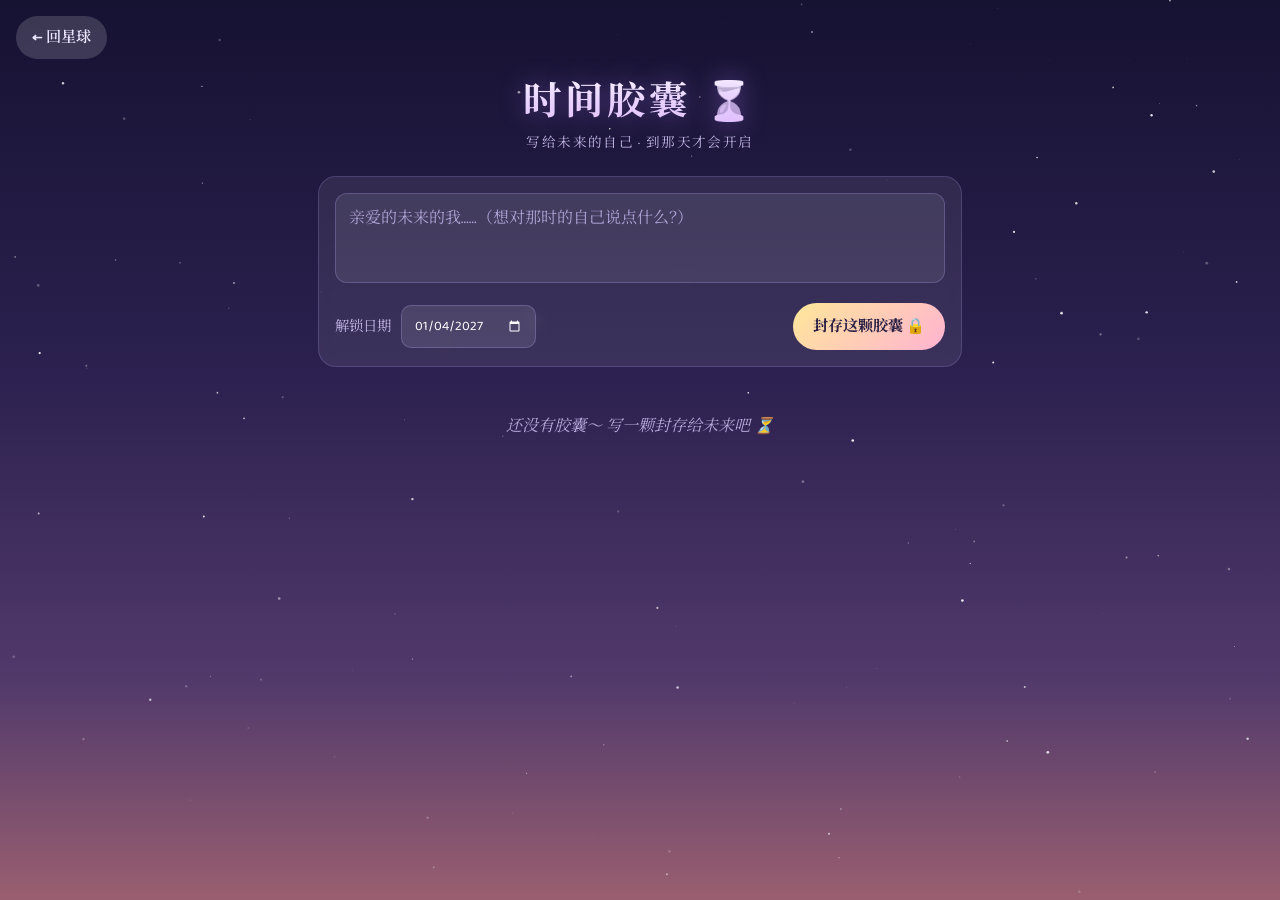
<file: planet/capsule/index.html>
<!DOCTYPE html>
<html lang="zh-CN">
<head>
<meta charset="UTF-8" />
<meta name="viewport" content="width=device-width, initial-scale=1.0, maximum-scale=5.0" />
<meta name="theme-color" content="#1a1530" />
<title>时间胶囊</title>
<link rel="preconnect" href="https://fonts.googleapis.com" />
<link rel="preconnect" href="https://fonts.gstatic.com" crossorigin />
<link href="https://fonts.googleapis.com/css2?family=Baloo+2:wght@500;600;700&family=Noto+Serif+SC:wght@500;700&display=swap" rel="stylesheet" />
<style>
  *{box-sizing:border-box;margin:0;padding:0;-webkit-tap-highlight-color:transparent}
  :root{--font:"Baloo 2","Noto Serif SC",system-ui,sans-serif;--serif:"Noto Serif SC",serif}
  body{font-family:var(--font);color:#ece6ff;min-height:100dvh;position:relative;
    background:linear-gradient(180deg,#161232 0%,#2c2150 42%,#523a6b 76%,#9a5f70 100%) fixed}
  #stars{position:fixed;inset:0;z-index:0;pointer-events:none}
  .wrap{position:relative;z-index:1;max-width:680px;margin:0 auto;padding:70px 18px 60px}

  .back{position:fixed;top:16px;left:16px;z-index:6;text-decoration:none;background:rgba(255,255,255,.16);
    color:#ece6ff;padding:9px 16px;border-radius:999px;font-weight:600;font-size:.95rem;backdrop-filter:blur(4px)}
  .title{text-align:center;margin-bottom:8px}
  .title h1{font-family:var(--serif);font-size:clamp(1.6rem,6.4vw,2.4rem);letter-spacing:.1em;
    background:linear-gradient(180deg,#fff,#e6c6ff);-webkit-background-clip:text;background-clip:text;color:transparent;
    text-shadow:0 0 26px rgba(180,130,255,.4)}
  .title p{color:#c3b6e6;font-size:.85rem;margin-top:6px;letter-spacing:.1em}

  .composer{background:rgba(255,255,255,.08);border:1px solid rgba(190,170,255,.2);border-radius:18px;padding:16px;margin:22px 0 26px;backdrop-filter:blur(6px)}
  .composer textarea{width:100%;height:90px;background:rgba(255,255,255,.08);border:1.5px solid rgba(190,170,255,.25);
    border-radius:12px;padding:11px 13px;color:#fff;font-family:var(--font);font-size:1rem;resize:none;outline:none}
  .composer textarea::placeholder{color:#ada2d4}
  .composer textarea:focus{border-color:#b79bff}
  .row{display:flex;gap:10px;align-items:center;margin-top:12px;flex-wrap:wrap}
  .row label{color:#c3b6e6;font-size:.9rem}
  .row input[type=date]{background:rgba(255,255,255,.1);border:1.5px solid rgba(190,170,255,.25);color:#fff;
    padding:9px 12px;border-radius:10px;color-scheme:dark;outline:none;font-family:var(--font)}
  .row button{margin-left:auto;border:none;cursor:pointer;font-family:var(--font);font-weight:700;color:#2a1f44;
    background:linear-gradient(135deg,#ffe79a,#ffb3d1);padding:11px 20px;border-radius:999px;font-size:.95rem}

  .list{display:flex;flex-direction:column;gap:14px}
  .empty{text-align:center;color:#b3a8d8;font-style:italic;margin-top:20px;font-family:var(--serif)}
  .cap{position:relative;border-radius:16px;padding:16px 18px;border:1px solid rgba(190,170,255,.22);overflow:hidden}
  .cap.locked{background:linear-gradient(135deg,rgba(70,55,110,.55),rgba(40,30,70,.55))}
  .cap.open{background:linear-gradient(135deg,rgba(255,215,150,.18),rgba(255,160,200,.16));border-color:rgba(255,210,150,.45)}
  .cap__icon{font-size:1.6rem}
  .cap__h{display:flex;align-items:center;gap:10px}
  .cap__meta{font-size:.82rem;color:#c8bce8;letter-spacing:.04em}
  .cap.open .cap__meta{color:#6a4a52}
  .cap__count{margin-top:8px;font-weight:700;color:#ffd9a8}
  .cap__btn{margin-top:12px;border:none;cursor:pointer;font-family:var(--font);font-weight:700;color:#2a1f44;
    background:linear-gradient(135deg,#ffe79a,#ffc46b);padding:9px 16px;border-radius:999px;font-size:.9rem}
  .cap__text{display:none;margin-top:12px;line-height:1.9;white-space:pre-wrap;color:#3a2740;font-family:var(--serif);
    background:rgba(255,255,255,.6);border-radius:12px;padding:12px 14px}
  .cap.revealed .cap__text{display:block;animation:reveal .6s ease}
  .cap.revealed .cap__btn{display:none}
  @keyframes reveal{0%{opacity:0;transform:translateY(8px)}100%{opacity:1;transform:none}}
  .cap__del{position:absolute;top:10px;right:12px;background:none;border:none;color:#b3a8d8;cursor:pointer;font-size:.9rem}
  .cap__del:hover{color:#ff9eb0}
  .cap.open .cap__del{color:#a98}

  .petal{position:fixed;z-index:9;pointer-events:none;font-size:1.15rem;animation:up 1.2s ease-out forwards}
  @keyframes up{0%{opacity:1;transform:translate(0,0) scale(.6)}100%{opacity:0;transform:translate(var(--dx),-80px) scale(1.15) rotate(var(--rot))}}
</style>
</head>
<body>
  <canvas id="stars" aria-hidden="true"></canvas>
  <a class="back" href="../">← 回星球</a>
  <div class="wrap">
    <div class="title"><h1>时间胶囊 ⏳</h1><p>写给未来的自己 · 到那天才会开启</p></div>
    <div class="composer">
      <textarea id="ct" maxlength="600" placeholder="亲爱的未来的我……（想对那时的自己说点什么？）"></textarea>
      <div class="row">
        <label>解锁日期</label>
        <input type="date" id="cd" />
        <button id="cadd">封存这颗胶囊 🔒</button>
      </div>
    </div>
    <div class="list" id="list"></div>
  </div>
<script>
(function(){
  "use strict";
  // 背景星点
  const cv=document.getElementById("stars"),ctx=cv.getContext("2d");let bs=[];
  function rs(){cv.width=innerWidth;cv.height=innerHeight;const n=Math.min(160,(cv.width*cv.height/9000)|0);
    bs=Array.from({length:n},()=>({x:Math.random()*cv.width,y:Math.random()*cv.height,r:Math.random()*1.2+.2,a:Math.random(),s:Math.random()*.02+.004}));}
  rs();addEventListener("resize",rs);
  (function loop(){ctx.clearRect(0,0,cv.width,cv.height);for(const s of bs){s.a+=s.s;const t=(Math.sin(s.a)+1)/2;
    ctx.globalAlpha=.2+t*.7;ctx.fillStyle="#fff";ctx.beginPath();ctx.arc(s.x,s.y,s.r,0,7);ctx.fill();}ctx.globalAlpha=1;requestAnimationFrame(loop);})();

  const K="planet_capsules";
  const load=()=>{try{return JSON.parse(localStorage.getItem(K))||[];}catch(e){return[];}};
  const save=a=>{try{localStorage.setItem(K,JSON.stringify(a));}catch(e){}};
  const esc=s=>String(s).replace(/[&<>"']/g,c=>({"&":"&amp;","<":"&lt;",">":"&gt;",'"':"&quot;","'":"&#39;"}[c]));
  const list=document.getElementById("list");
  const ct=document.getElementById("ct"),cd=document.getElementById("cd"),cadd=document.getElementById("cadd");

  // 默认解锁日期 = 明天，最小值也是明天
  const tmr=new Date(Date.now()+86400000);
  const iso=d=>d.getFullYear()+"-"+String(d.getMonth()+1).padStart(2,"0")+"-"+String(d.getDate()).padStart(2,"0");
  cd.min=iso(tmr); cd.value=iso(new Date(Date.now()+86400000*30)); // 默认一个月后

  function petals(x,y){const I=["✨","⭐","💫","🎉","🧡","🌸"];
    for(let i=0;i<10;i++){const s=document.createElement("span");s.className="petal";s.textContent=I[(Math.random()*I.length)|0];
      s.style.left=x+"px";s.style.top=y+"px";s.style.setProperty("--dx",(Math.random()*140-70)+"px");
      s.style.setProperty("--rot",(Math.random()*180-90)+"deg");document.body.appendChild(s);setTimeout(()=>s.remove(),1200);}}

  function fmt(ts){const d=new Date(ts);return iso(d);}
  function render(){
    const arr=load().sort((a,b)=>new Date(a.unlock)-new Date(b.unlock));
    if(!arr.length){list.innerHTML='<p class="empty">还没有胶囊～ 写一颗封存给未来吧 ⏳</p>';return;}
    const now=Date.now();
    list.innerHTML=arr.map(c=>{
      const ut=new Date(c.unlock+"T00:00:00").getTime();
      const locked=ut>now;
      if(locked){
        const days=Math.ceil((ut-now)/86400000);
        return '<div class="cap locked" data-id="'+c.id+'">'+
          '<button class="cap__del" data-id="'+c.id+'" title="销毁">✕</button>'+
          '<div class="cap__h"><span class="cap__icon">🔒</span><div><div class="cap__meta">封存于 '+fmt(c.created)+'</div>'+
          '<div class="cap__meta">将在 '+c.unlock+' 开启</div></div></div>'+
          '<div class="cap__count">还有 '+days+' 天解锁 ✦</div></div>';
      }else{
        return '<div class="cap open" data-id="'+c.id+'">'+
          '<button class="cap__del" data-id="'+c.id+'" title="销毁">✕</button>'+
          '<div class="cap__h"><span class="cap__icon">✨</span><div><div class="cap__meta">封存于 '+fmt(c.created)+'</div>'+
          '<div class="cap__meta">解锁日 '+c.unlock+' · 时间到啦！</div></div></div>'+
          '<button class="cap__btn" data-open="'+c.id+'">开启这颗胶囊 🎁</button>'+
          '<div class="cap__text">'+esc(c.text)+'</div></div>';
      }
    }).join("");
    list.querySelectorAll("[data-open]").forEach(b=>b.addEventListener("click",()=>{
      const card=b.closest(".cap");card.classList.add("revealed");
      const r=b.getBoundingClientRect();petals(r.left+r.width/2,r.top);
    }));
    list.querySelectorAll(".cap__del").forEach(b=>b.addEventListener("click",()=>{
      if(!confirm("确定要销毁这颗胶囊吗？里面的话会消失哦。"))return;
      save(load().filter(x=>String(x.id)!==b.dataset.id));render();
    }));
  }

  cadd.addEventListener("click",()=>{
    const t=ct.value.trim();if(!t){ct.focus();return;}
    if(!cd.value){cd.focus();return;}
    const arr=load();arr.push({id:Date.now(),text:t,created:Date.now(),unlock:cd.value});
    save(arr);ct.value="";render();
    petals(innerWidth/2,innerHeight*0.4);
  });
  render();
})();
</script>
</body>
</html>
</file>
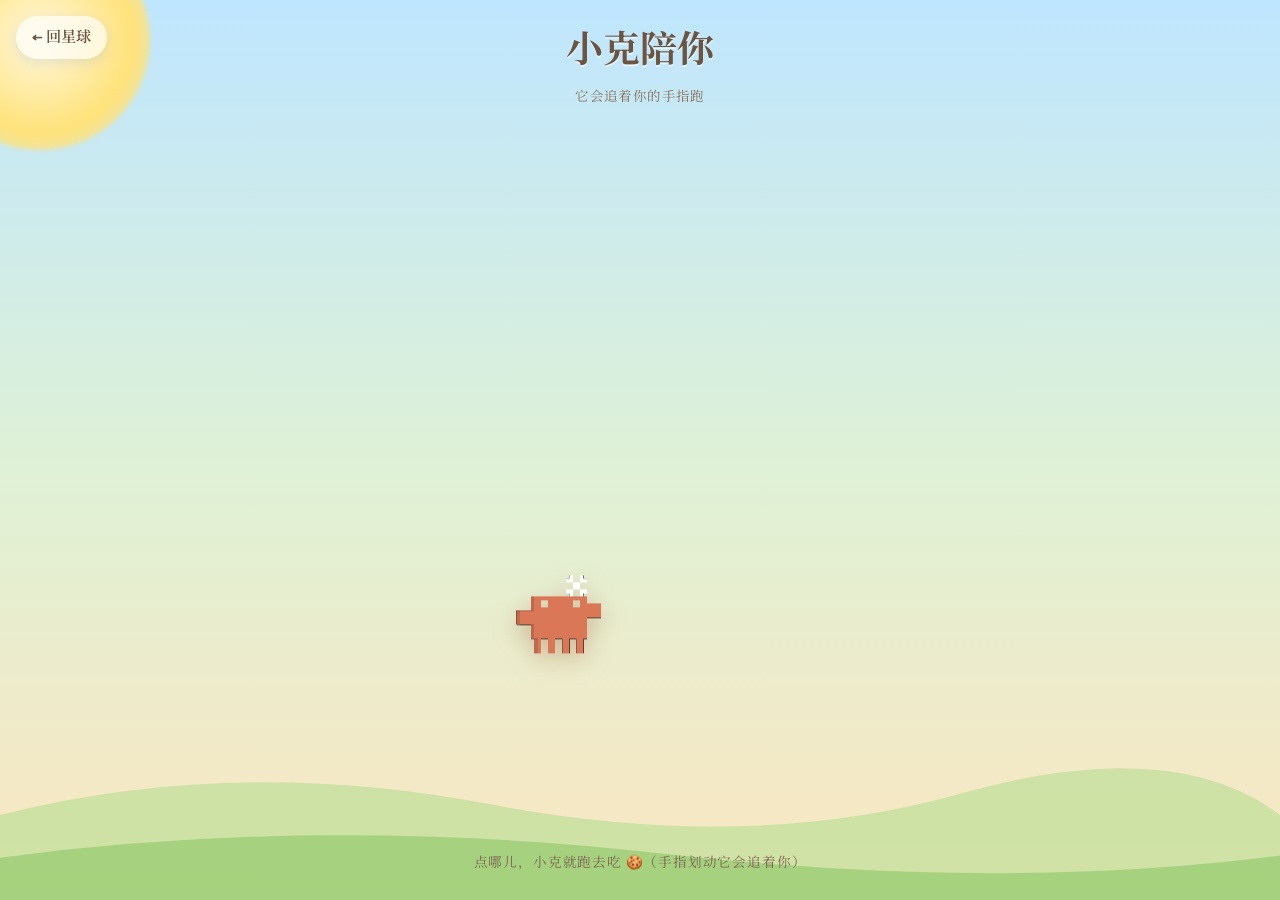
<file: planet/pet/index.html>
<!DOCTYPE html>
<html lang="zh-CN">
<head>
<meta charset="UTF-8" />
<meta name="viewport" content="width=device-width, initial-scale=1.0, maximum-scale=5.0" />
<meta name="theme-color" content="#bfe3ff" />
<title>小克陪你</title>
<link rel="preconnect" href="https://fonts.googleapis.com" />
<link rel="preconnect" href="https://fonts.gstatic.com" crossorigin />
<link href="https://fonts.googleapis.com/css2?family=Baloo+2:wght@500;600;700&family=Noto+Serif+SC:wght@500;700&display=swap" rel="stylesheet" />
<style>
  *{box-sizing:border-box;margin:0;padding:0;-webkit-tap-highlight-color:transparent}
  :root{--font:"Baloo 2","Noto Serif SC",system-ui,sans-serif}
  html,body{height:100%}
  body{font-family:var(--font);color:#6b5238;overflow:hidden;height:100dvh;position:relative;
    background:linear-gradient(180deg,#bfe6ff 0%,#dff1d6 52%,#fbe6c0 100%)}
  .sun{position:absolute;top:-70px;left:-70px;width:220px;height:220px;border-radius:50%;z-index:1;pointer-events:none;
    background:radial-gradient(circle,#fff8de,#ffe27a 60%,rgba(255,207,90,0));filter:blur(2px)}
  .cloud{position:absolute;background:#fff;border-radius:50px;opacity:.9;z-index:1;width:120px;height:36px;
    filter:drop-shadow(0 8px 14px rgba(150,170,200,.18))}
  .cloud::before,.cloud::after{content:"";position:absolute;background:#fff;border-radius:50%}
  .cloud::before{width:52px;height:52px;top:-22px;left:18px}.cloud::after{width:36px;height:36px;top:-14px;left:60px}
  .cloud.a{top:14%;left:-160px;animation:drift 40s linear infinite}
  .cloud.b{top:30%;left:-240px;transform:scale(.8);animation:drift 56s linear infinite 5s}
  @keyframes drift{to{left:120%}}
  .hills{position:absolute;left:0;right:0;bottom:0;width:100%;z-index:1;pointer-events:none}

  .back{position:absolute;top:16px;left:16px;z-index:6;text-decoration:none;background:rgba(255,255,255,.65);
    color:#6b5440;padding:9px 16px;border-radius:999px;font-weight:600;font-size:.95rem;box-shadow:0 4px 12px rgba(150,170,200,.25);backdrop-filter:blur(4px)}
  .title{position:absolute;top:20px;left:0;right:0;text-align:center;z-index:5;pointer-events:none}
  .title h1{font-size:clamp(1.4rem,6vw,2.3rem);color:#6b5440;text-shadow:0 2px 0 rgba(255,255,255,.6)}
  .title p{font-size:.84rem;color:#8a715a;margin-top:5px;letter-spacing:.1em}
  .fed{position:absolute;top:84px;left:0;right:0;text-align:center;z-index:5;color:#8a715a;font-size:.85rem;pointer-events:none}

  .pet{position:fixed;width:88px;z-index:5;pointer-events:none;transform:translate(-50%,-100%);will-change:left,top}
  .pet__b{width:100%}
  .pet img{width:100%;display:block;image-rendering:pixelated;filter:drop-shadow(0 8px 12px rgba(150,90,50,.35))}
  .treat{position:fixed;z-index:4;font-size:26px;transform:translate(-50%,-50%);pointer-events:none;
    filter:drop-shadow(0 4px 6px rgba(120,90,50,.3));animation:pop .3s ease-out}
  @keyframes pop{0%{transform:translate(-50%,-50%) scale(0)}70%{transform:translate(-50%,-50%) scale(1.3)}100%{transform:translate(-50%,-50%) scale(1)}}
  .emote{position:fixed;z-index:7;pointer-events:none;font-size:1.2rem;animation:up 1.1s ease-out forwards}
  @keyframes up{0%{opacity:1;transform:translate(0,0) scale(.6)}100%{opacity:0;transform:translate(var(--dx),-70px) scale(1.15)}}
  .hint{position:absolute;left:0;right:0;bottom:26px;text-align:center;z-index:5;color:#7c6450;font-size:.85rem;letter-spacing:.06em;
    pointer-events:none;animation:pulse 2.4s ease-in-out infinite}
  @keyframes pulse{0%,100%{opacity:.55}50%{opacity:1}}
  @media(prefers-reduced-motion:reduce){.cloud{animation:none}}
</style>
</head>
<body>
  <div class="sun" aria-hidden="true"></div>
  <div class="cloud a"></div><div class="cloud b"></div>
  <svg class="hills" viewBox="0 0 1200 200" preserveAspectRatio="none" aria-hidden="true">
    <path d="M0 120 Q220 64 460 110 T900 100 T1200 120 L1200 200 L0 200Z" fill="#bfe09a" opacity=".7"/>
    <path d="M0 160 Q300 120 620 156 T1200 158 L1200 200 L0 200Z" fill="#9fcf78" opacity=".85"/>
  </svg>

  <a class="back" href="../">← 回星球</a>
  <div class="title"><h1>小克陪你</h1><p>它会追着你的手指跑</p></div>
  <div class="fed" id="fed"></div>
  <div class="hint">点哪儿，小克就跑去吃 🍪（手指划动它会追着你）</div>

  <div class="pet" id="pet"><div class="pet__b"><img src="../claude.png" alt="小克"></div></div>
<script>
(function(){
  "use strict";
  const pet=document.getElementById("pet"),pb=pet.querySelector(".pet__b"),fedEl=document.getElementById("fed");
  let px=innerWidth*.5,py=innerHeight*.6,vx=0,vy=0,face=1,tgx=px,tgy=py,lastM=-9999,wanderT=0,fed=0;
  const treats=[];
  function show(){fedEl.textContent=fed?("已经喂了小克 "+fed+" 次 🧡"):"";}

  addEventListener("pointermove",e=>{tgx=e.clientX;tgy=e.clientY;lastM=performance.now();},{passive:true});
  addEventListener("pointerdown",e=>{
    if(e.target.closest("a"))return;
    const t={x:e.clientX,y:e.clientY,el:document.createElement("div")};
    t.el.className="treat";t.el.textContent=["🍪","🐟","⭐","🍓","🧶"][(Math.random()*5)|0];
    t.el.style.left=e.clientX+"px";t.el.style.top=e.clientY+"px";document.body.appendChild(t.el);treats.push(t);
  },{passive:true});

  function nearestTreat(){let best=null,bd=1e9;for(const t of treats){const d=Math.hypot(t.x-px,t.y-py);if(d<bd){bd=d;best=t;}}return best;}
  function emote(txt){const e=document.createElement("span");e.className="emote";e.textContent=txt;
    e.style.left=px+"px";e.style.top=(py-64)+"px";e.style.setProperty("--dx",(Math.random()*40-20)+"px");
    document.body.appendChild(e);setTimeout(()=>e.remove(),1100);}

  function step(){
    const now=performance.now();
    const tr=nearestTreat();
    let ox,oy,chasing=false,idle=false;
    if(tr){ox=tr.x;oy=tr.y;chasing=true;}
    else if(now-lastM<2600){ox=tgx;oy=tgy+34;}
    else{idle=true;if(now>wanderT){wanderT=now+1500+Math.random()*2200;tgx=innerWidth*(.15+Math.random()*.7);tgy=innerHeight*(.4+Math.random()*.45);}ox=tgx;oy=tgy;}
    const dx=ox-px,dy=oy-py,d=Math.hypot(dx,dy),maxsp=idle?1.8:(chasing?6.4:5.4),arrive=70;
    if(d>2){const ux=dx/d,uy=dy/d,want=Math.min(maxsp,d/(arrive/maxsp));vx+=(ux*want-vx)*.14;vy+=(uy*want-vy)*.14;}
    else{vx*=.8;vy*=.8;}
    px+=vx;py+=vy;
    const sp=Math.hypot(vx,vy);
    if(Math.abs(vx)>.3)face=vx<0?-1:1;
    // 吃到点心
    if(tr&&Math.hypot(tr.x-px,tr.y-py)<30){tr.el.remove();treats.splice(treats.indexOf(tr),1);fed++;show();emote(["🧡","😋","❤","✨"][(Math.random()*4)|0]);}
    const hop=sp>.6?Math.abs(Math.sin(now/85))*-9*Math.min(1,sp/3):0;
    const br=sp<=.6?(1+Math.sin(now/600)*.05):1;
    pet.style.left=px+"px";pet.style.top=py+"px";
    pb.style.transform="translateY("+hop.toFixed(1)+"px) scaleX("+face+") scaleY("+br.toFixed(3)+")";
    if(idle&&Math.random()<.005)emote(["♪","❤","✨","· ᴗ ·"][(Math.random()*4)|0]);
    requestAnimationFrame(step);
  }
  requestAnimationFrame(step);show();
})();
</script>
</body>
</html>
</file>
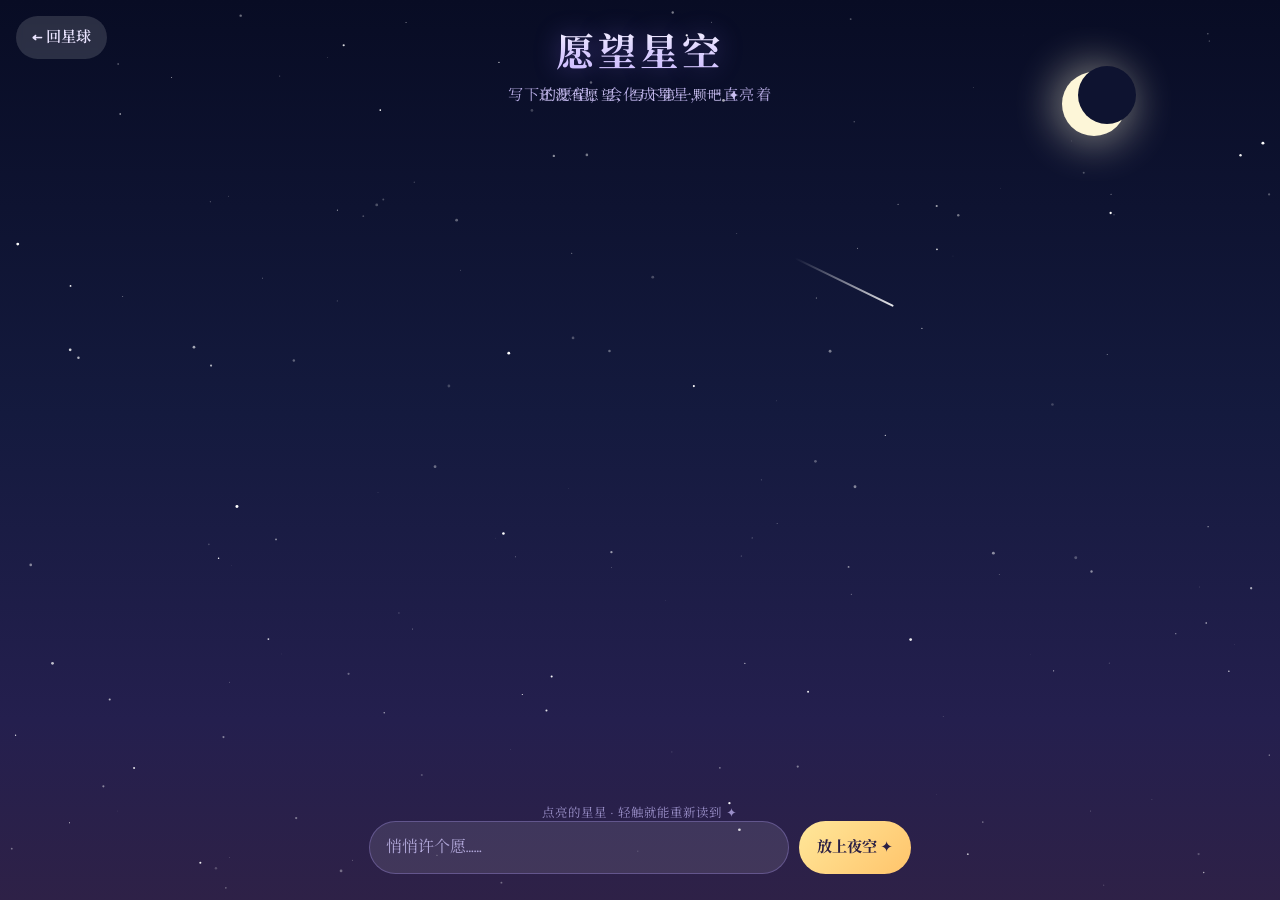
<file: planet/wish/index.html>
<!DOCTYPE html>
<html lang="zh-CN">
<head>
<meta charset="UTF-8" />
<meta name="viewport" content="width=device-width, initial-scale=1.0, maximum-scale=5.0" />
<meta name="theme-color" content="#0a0f2a" />
<title>愿望星空</title>
<link rel="preconnect" href="https://fonts.googleapis.com" />
<link rel="preconnect" href="https://fonts.gstatic.com" crossorigin />
<link href="https://fonts.googleapis.com/css2?family=Baloo+2:wght@500;600;700&family=Noto+Serif+SC:wght@500;700&display=swap" rel="stylesheet" />
<style>
  *{box-sizing:border-box;margin:0;padding:0;-webkit-tap-highlight-color:transparent}
  :root{--font:"Baloo 2","Noto Serif SC",system-ui,sans-serif;--serif:"Noto Serif SC",serif}
  html,body{height:100%}
  body{font-family:var(--font);color:#eae4ff;overflow:hidden;height:100dvh;position:relative;
    background:linear-gradient(180deg,#080c24 0%,#141a3e 46%,#241f4e 80%,#2e2147 100%)}
  #stars{position:fixed;inset:0;z-index:1}
  .moon{position:absolute;top:8%;right:12%;width:64px;height:64px;border-radius:50%;background:#fdf6d8;z-index:1;
    box-shadow:0 0 40px 8px rgba(253,246,216,.45)}
  .moon::after{content:"";position:absolute;top:-6px;left:16px;width:58px;height:58px;border-radius:50%;background:#0e1330}

  .back{position:absolute;top:16px;left:16px;z-index:6;text-decoration:none;background:rgba(255,255,255,.14);
    color:#eae4ff;padding:9px 16px;border-radius:999px;font-weight:600;font-size:.95rem;backdrop-filter:blur(4px)}
  .title{position:absolute;top:22px;left:0;right:0;text-align:center;z-index:5;pointer-events:none}
  .title h1{font-family:var(--serif);font-size:clamp(1.5rem,6.4vw,2.4rem);letter-spacing:.1em;
    background:linear-gradient(180deg,#fff,#cdbcff);-webkit-background-clip:text;background-clip:text;color:transparent;
    text-shadow:0 0 26px rgba(150,120,255,.4)}
  .title p{font-size:clamp(.8rem,3.4vw,.95rem);color:#b3a8e0;margin-top:6px;letter-spacing:.1em}
  .count{position:absolute;top:84px;left:0;right:0;text-align:center;z-index:5;color:#c9bff0;font-size:.85rem;letter-spacing:.1em;pointer-events:none}

  .wstar{position:fixed;z-index:4;cursor:pointer;color:#fff;font-size:20px;line-height:1;transform:translate(-50%,-50%);
    text-shadow:0 0 8px rgba(255,245,200,.95),0 0 20px rgba(255,210,120,.7);animation:tw 2.8s ease-in-out infinite}
  @keyframes tw{0%,100%{opacity:.5}50%{opacity:1}}
  .wstar.born{animation:born .9s ease-out,tw 2.8s ease-in-out .9s infinite}
  @keyframes born{0%{transform:translate(-50%,-50%) scale(0) rotate(-90deg);opacity:0}
    60%{transform:translate(-50%,-50%) scale(1.7) rotate(12deg);opacity:1}100%{transform:translate(-50%,-50%) scale(1)}}
  .wbubble{position:fixed;z-index:8;transform:translate(-50%,-100%) scale(.9);opacity:0;transition:.3s;pointer-events:none;
    max-width:260px;background:rgba(20,16,40,.9);color:#fff6e8;padding:9px 13px;border-radius:12px;font-size:.88rem;
    box-shadow:0 8px 24px rgba(0,0,0,.45);font-family:var(--serif);white-space:pre-wrap;text-align:center;border:1px solid rgba(170,150,255,.25)}
  .wbubble.show{opacity:1;transform:translate(-50%,-112%) scale(1)}

  .composer{position:absolute;left:0;right:0;bottom:26px;z-index:6;display:flex;gap:10px;justify-content:center;padding:0 16px}
  .composer input{flex:1;max-width:420px;background:rgba(255,255,255,.1);border:1.5px solid rgba(180,160,255,.3);
    color:#fff;padding:13px 16px;border-radius:999px;outline:none;font-family:var(--font);font-size:1rem}
  .composer input::placeholder{color:#b0a6d8}
  .composer input:focus{border-color:#9a86ff;background:rgba(255,255,255,.16)}
  .composer button{border:none;cursor:pointer;font-family:var(--font);font-weight:700;color:#2a1f44;
    background:linear-gradient(135deg,#ffe79a,#ffc46b);padding:13px 18px;border-radius:999px;font-size:.95rem;white-space:nowrap}
  .hint{position:absolute;left:0;right:0;bottom:76px;text-align:center;z-index:5;color:#9a8fc8;font-size:.78rem;letter-spacing:.08em;pointer-events:none}
  .petal{position:fixed;z-index:7;pointer-events:none;font-size:1.1rem;animation:up 1.2s ease-out forwards}
  @keyframes up{0%{opacity:1;transform:translate(0,0) scale(.6)}100%{opacity:0;transform:translate(var(--dx),-80px) scale(1.15)}}
  @media(prefers-reduced-motion:reduce){.wstar,.wstar.born{animation:none}}
</style>
</head>
<body>
  <canvas id="stars" aria-hidden="true"></canvas>
  <div class="moon" aria-hidden="true"></div>
  <a class="back" href="../">← 回星球</a>
  <div class="title"><h1>愿望星空</h1><p>写下的愿望，会化成星星，一直亮着</p></div>
  <div class="count" id="count"></div>
  <div class="hint">点亮的星星 · 轻触就能重新读到 ✦</div>
  <div class="composer">
    <input id="wi" maxlength="120" placeholder="悄悄许个愿……" />
    <button id="wb">放上夜空 ✦</button>
  </div>
<script>
(function(){
  "use strict";
  // 背景星空
  const cv=document.getElementById("stars"),ctx=cv.getContext("2d");let bs=[];
  function rs(){cv.width=innerWidth;cv.height=innerHeight;const n=Math.min(220,(cv.width*cv.height/7000)|0);
    bs=Array.from({length:n},()=>({x:Math.random()*cv.width,y:Math.random()*cv.height,r:Math.random()*1.3+.2,a:Math.random(),s:Math.random()*.02+.004}));}
  rs();addEventListener("resize",rs);
  (function loop(){ctx.clearRect(0,0,cv.width,cv.height);for(const s of bs){s.a+=s.s;const t=(Math.sin(s.a)+1)/2;
    ctx.globalAlpha=.2+t*.8;ctx.fillStyle="#fff";ctx.beginPath();ctx.arc(s.x,s.y,s.r,0,7);ctx.fill();}ctx.globalAlpha=1;requestAnimationFrame(loop);})();
  // 偶尔流星
  setInterval(()=>{const x=Math.random()*innerWidth*0.8+innerWidth*0.1,y=Math.random()*innerHeight*0.4+30;
    const m=document.createElement("div");m.style.cssText="position:fixed;z-index:2;left:"+x+"px;top:"+y+"px;width:110px;height:2px;border-radius:2px;background:linear-gradient(90deg,rgba(255,255,255,0),#fff);transform:rotate(26deg);pointer-events:none;opacity:.9";
    m.animate([{transform:"translate(30px,-20px) rotate(26deg) scaleX(.3)",opacity:0},{opacity:1,offset:.2},{transform:"translate(-200px,90px) rotate(26deg) scaleX(1)",opacity:0}],{duration:1100,easing:"ease-in"});
    document.body.appendChild(m);setTimeout(()=>m.remove(),1200);},5200);

  const WK="planet_wishes";
  const load=()=>{try{return JSON.parse(localStorage.getItem(WK))||[];}catch(e){return[];}};
  const save=a=>{try{localStorage.setItem(WK,JSON.stringify(a));}catch(e){}};
  const countEl=document.getElementById("count");
  function refresh(){const n=load().length;countEl.textContent=n?("已点亮 "+n+" 颗愿望"):"还没有愿望，写下第一颗吧 ✦";}
  function bubble(w,s){const b=document.createElement("div");b.className="wbubble";b.textContent=w.text+"  · "+w.t;
    const r=s.getBoundingClientRect();b.style.left=(r.left+r.width/2)+"px";b.style.top=(r.top-6)+"px";
    document.body.appendChild(b);requestAnimationFrame(()=>b.classList.add("show"));
    setTimeout(()=>{b.classList.remove("show");setTimeout(()=>b.remove(),320);},3600);}
  function addStar(w,fresh){const s=document.createElement("div");s.className="wstar"+(fresh?" born":"");
    s.style.left=w.x+"vw";s.style.top=w.y+"vh";s.textContent="✦";
    s.addEventListener("click",()=>bubble(w,s));document.body.appendChild(s);
    if(fresh){const x=innerWidth*w.x/100,y=innerHeight*w.y/100;
      for(let i=0;i<10;i++){const sp=document.createElement("span");sp.className="petal";sp.textContent="✨";
        sp.style.left=x+"px";sp.style.top=y+"px";sp.style.setProperty("--dx",(Math.random()*120-60)+"px");
        document.body.appendChild(sp);setTimeout(()=>sp.remove(),1200);}}}
  load().forEach(w=>addStar(w,false));refresh();

  const wi=document.getElementById("wi"),wb=document.getElementById("wb");
  function add(){const t=wi.value.trim();if(!t)return;
    const w={id:Date.now(),text:t,x:8+Math.random()*84,y:14+Math.random()*46,t:new Date().toLocaleDateString()};
    const a=load();a.push(w);save(a);wi.value="";addStar(w,true);refresh();}
  wb.addEventListener("click",add);
  wi.addEventListener("keydown",e=>{if(e.key==="Enter")add();});
})();
</script>
</body>
</html>
</file>
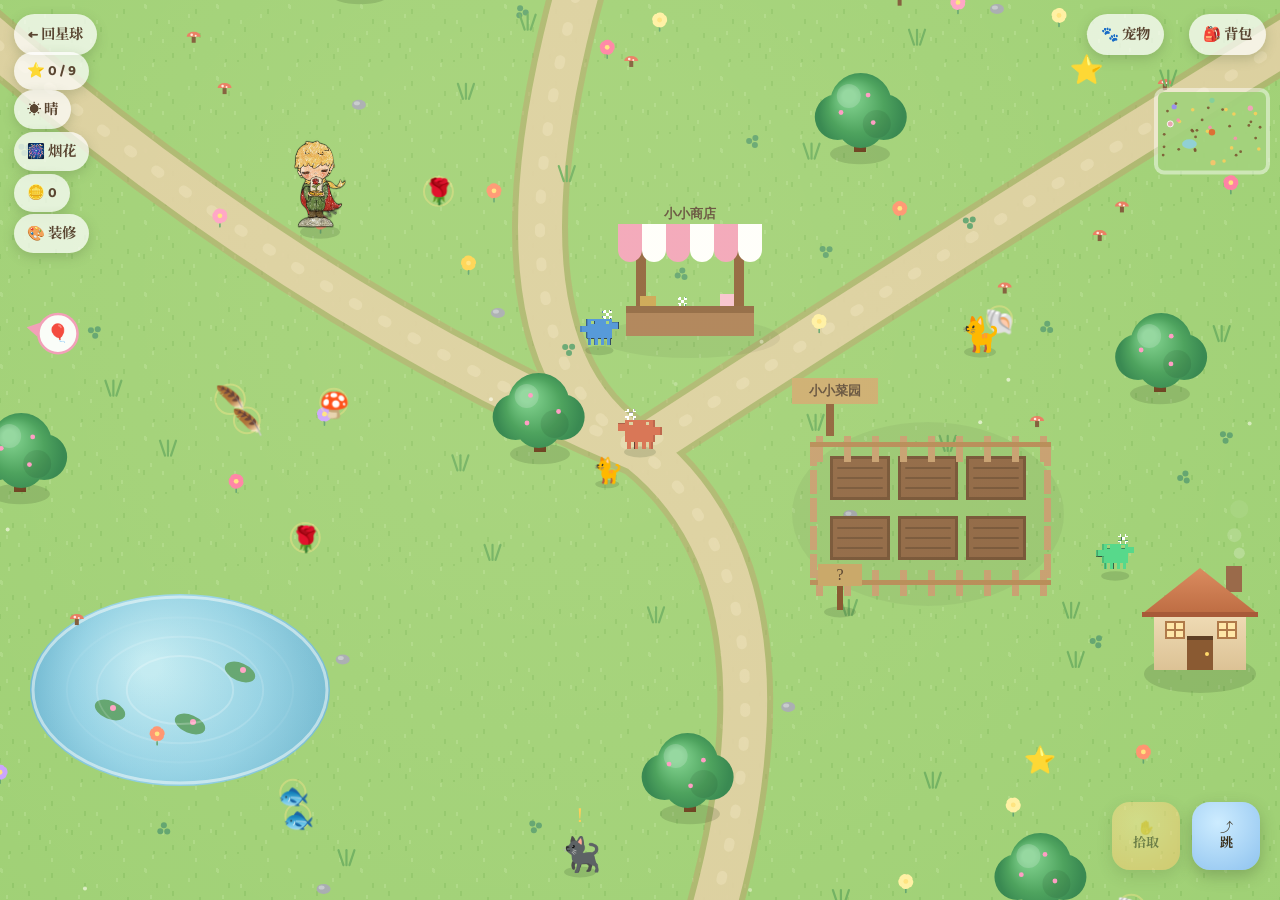
<file: planet/world/index.html>
<!DOCTYPE html>
<html lang="zh-CN">
<head>
<meta charset="UTF-8" />
<meta name="viewport" content="width=device-width, initial-scale=1.0, maximum-scale=1.0, user-scalable=no" />
<meta name="theme-color" content="#9fcf78" />
<title>自由探索 · 小克的世界</title>
<link rel="preconnect" href="https://fonts.googleapis.com" />
<link rel="preconnect" href="https://fonts.gstatic.com" crossorigin />
<link href="https://fonts.googleapis.com/css2?family=Baloo+2:wght@500;600;700&family=Noto+Serif+SC:wght@500;700&display=swap" rel="stylesheet" />
<style>
  *{box-sizing:border-box;margin:0;padding:0;-webkit-tap-highlight-color:transparent;-webkit-user-select:none;user-select:none}
  :root{--font:"Baloo 2","Noto Serif SC",system-ui,sans-serif}
  html,body{height:100%;overflow:hidden}
  body{font-family:var(--font);color:#5a4632;background:#8fbf6a;touch-action:none}
  #c{display:block;position:fixed;inset:0;width:100%;height:100%}
  .pill{background:rgba(255,255,255,.72);color:#5a4632;border-radius:999px;font-weight:700;box-shadow:0 4px 12px rgba(80,100,60,.25)}
  .back{position:fixed;top:14px;left:14px;z-index:6;text-decoration:none;padding:8px 14px;font-size:.9rem}
  .hud{position:fixed;top:52px;left:14px;z-index:6;padding:7px 13px;font-size:.9rem}
  .bag{position:fixed;top:14px;right:14px;z-index:6;border:none;cursor:pointer;font-family:var(--font);padding:8px 14px;font-size:.9rem}
  .tip{position:fixed;top:16px;left:0;right:0;text-align:center;z-index:5;color:#3f5a2e;font-size:.82rem;
    text-shadow:0 1px 0 rgba(255,255,255,.55);pointer-events:none;transition:opacity 1s;padding:0 96px}
  .tip.hide{opacity:0}
  .stick{position:fixed;left:0;top:0;display:none;width:120px;height:120px;border-radius:50%;z-index:7;pointer-events:none;
    background:rgba(255,255,255,.2);border:2px solid rgba(255,255,255,.45);box-shadow:0 6px 18px rgba(60,80,40,.2)}
  .knob{position:absolute;left:50%;top:50%;width:54px;height:54px;border-radius:50%;transform:translate(-50%,-50%);
    background:radial-gradient(circle at 38% 32%,#fff,#e7ecdf);box-shadow:0 4px 10px rgba(0,0,0,.22)}
  .pad{position:fixed;right:20px;bottom:30px;z-index:7;display:grid;grid-template-columns:repeat(2,68px);gap:12px}
  .abtn{width:68px;height:68px;border-radius:18px;border:none;cursor:pointer;font-family:var(--font);font-weight:700;font-size:.82rem;
    color:#3a2f1a;box-shadow:0 6px 16px rgba(60,80,40,.3);display:flex;align-items:center;justify-content:center;text-align:center;line-height:1.15}
  #btnAct{background:radial-gradient(circle at 38% 30%,#ffe79a,#ffc46b)}
  #btnJump{background:radial-gradient(circle at 38% 30%,#cdecff,#8fc3ef)}
  .abtn:active{transform:scale(.93)}
  .abtn.dim{opacity:.5}
  .gatebtn{position:fixed;left:50%;bottom:118px;transform:translateX(-50%);z-index:8;display:none;border:none;cursor:pointer;
    font-family:var(--font);font-weight:700;color:#3a2f1a;background:linear-gradient(135deg,#ffe79a,#ffc46b);
    padding:11px 20px;border-radius:999px;font-size:.95rem;box-shadow:0 8px 20px rgba(150,110,40,.35)}
  .gatebtn.show{display:block}
  .banner{position:fixed;left:50%;top:40%;transform:translate(-50%,-50%);z-index:9;display:none;text-align:center;
    background:rgba(40,30,20,.84);color:#fff6e8;padding:18px 24px;border-radius:18px;max-width:88vw;
    font-family:"Noto Serif SC",serif;font-size:1.05rem;line-height:1.7;box-shadow:0 16px 40px rgba(0,0,0,.4);border:1px solid rgba(255,210,140,.4)}
  .banner.show{display:block;animation:bin .6s ease both}
  @keyframes bin{0%{opacity:0;transform:translate(-50%,-50%) scale(.8)}100%{opacity:1;transform:translate(-50%,-50%) scale(1)}}
  .bagpanel{position:fixed;inset:0;z-index:10;display:none;align-items:center;justify-content:center;background:rgba(30,40,20,.45);backdrop-filter:blur(3px);padding:18px}
  .bagpanel.show{display:flex}
  .bagpanel__in{background:#fff8ee;border-radius:18px;padding:20px;width:min(92vw,430px);max-height:82vh;overflow:auto;box-shadow:0 20px 50px rgba(80,100,50,.4)}
  .bagpanel h3{font-family:"Noto Serif SC",serif;color:#7a5f44;text-align:center;margin-bottom:6px}
  .bagpanel .sub{text-align:center;color:#9a8569;font-size:.82rem;margin-bottom:12px}
  .grid{display:grid;grid-template-columns:repeat(auto-fill,minmax(62px,1fr));gap:10px}
  .cell{background:#fff;border:1px solid #ecdcc2;border-radius:12px;padding:10px 6px;text-align:center;font-size:1.7rem;position:relative}
  .cell b{position:absolute;right:5px;bottom:3px;font-size:.74rem;color:#8a715a;font-weight:700}
  .petrow{display:flex;align-items:center;gap:10px;background:#fff;border:1px solid #ecdcc2;border-radius:14px;padding:9px 11px;margin-bottom:9px}
  .petrow .av{font-size:2rem;line-height:1}
  .petrow .info{flex:1;min-width:0}
  .petrow .nm{font-weight:700;color:#6b5440;font-size:.98rem}
  .petrow .hp{font-size:.82rem;color:#e0708f;letter-spacing:1px}
  .petrow .act{display:flex;flex-wrap:wrap;gap:5px}
  .petrow .act button{border:none;cursor:pointer;font-family:var(--font);font-weight:700;font-size:.78rem;padding:6px 9px;border-radius:999px;background:#f3e7d2;color:#7a5f44}
  .petrow .act button.on{background:#ffd24a;color:#6b4a1e}
  .petrow.follow{border-color:#ffcf5a;box-shadow:0 0 0 2px rgba(255,207,74,.35)}
  .cell i{position:absolute;left:5px;bottom:3px;font-size:.62rem;color:#b8926a;font-style:normal}
  .cell em{display:block;font-size:.56rem;color:#8a715a;font-style:normal;margin-top:2px;line-height:1.2}
  .cell.lock{opacity:.4;filter:grayscale(.7)}
  .cell.eq{border-color:#f27e9d;box-shadow:0 0 0 2px rgba(242,126,157,.3)}
  #shopClose{background:linear-gradient(135deg,#ffe79a,#ffc46b);color:#3a2f1a}
  .empty{color:#b09a7e;text-align:center;font-style:italic;padding:18px 0}
  .quests{margin-top:14px}
  .quests .q{font-size:.92rem;color:#6b5440;padding:9px 4px;border-top:1px dashed #ecd9bf;display:flex;justify-content:space-between;gap:8px}
  .q .ok{color:#3f9166;font-weight:700}
  .bagpanel__foot{display:flex;justify-content:space-between;align-items:center;margin-top:14px}
  .bagpanel__foot button{border:none;cursor:pointer;font-family:var(--font);font-weight:700;padding:9px 16px;border-radius:999px;font-size:.9rem}
  #bagClose{background:linear-gradient(135deg,#ffe79a,#ffc46b);color:#3a2f1a}
  #bagReset{background:none;color:#b58;text-decoration:underline;box-shadow:none;padding:9px 6px}
</style>
</head>
<body>
  <canvas id="c"></canvas>
  <a class="back pill" href="../">← 回星球</a>
  <div class="hud pill" id="hud">⭐ 0 / 0</div>
  <button class="bag pill" id="bag">🎒 背包</button>
  <button class="bag pill" id="petbtn" style="right:116px">🐾 宠物</button>
  <button class="pill" id="wbtn" style="position:fixed;top:90px;left:14px;z-index:6;border:none;cursor:pointer;font-family:var(--font);padding:7px 13px;font-size:.9rem">☀️ 晴</button>
  <button class="pill" id="fwbtn" style="position:fixed;top:132px;left:14px;z-index:6;border:none;cursor:pointer;font-family:var(--font);padding:7px 13px;font-size:.9rem">🎆 烟花</button>
  <div class="pill" id="coinchip" style="position:fixed;top:174px;left:14px;z-index:6;padding:7px 13px;font-size:.9rem;pointer-events:none">🪙 0</div>
  <button class="pill" id="decobtn" style="position:fixed;top:214px;left:14px;z-index:6;border:none;cursor:pointer;font-family:var(--font);padding:7px 13px;font-size:.9rem">🎨 装修</button>
  <div id="placehint" style="display:none;position:fixed;left:50%;top:70px;transform:translateX(-50%);z-index:8;background:rgba(40,30,20,.86);color:#fff6e8;padding:8px 14px;border-radius:999px;font-size:.85rem;font-family:var(--font);white-space:nowrap;pointer-events:none">点房间空白处摆放</div>
  <button id="placedone" style="display:none;position:fixed;left:50%;bottom:24px;transform:translateX(-50%);z-index:8;border:none;cursor:pointer;font-family:var(--font);font-weight:700;background:linear-gradient(135deg,#ffe79a,#ffc46b);color:#5a4632;padding:11px 24px;border-radius:999px;font-size:1rem;box-shadow:0 6px 16px rgba(120,90,40,.35)">✅ 完成摆放</button>
  <div class="tip" id="tip">左侧任意位置按住走路（手指在哪摇杆就在哪）· ✋拾取/对话 · ⤴跳 · 集齐⭐</div>
  <div class="stick" id="stick"><div class="knob" id="knob"></div></div>
  <div class="pad">
    <button class="abtn dim" id="btnAct">✋<br>拾取</button>
    <button class="abtn" id="btnJump">⤴<br>跳</button>
  </div>
  <button class="gatebtn" id="gatebtn"></button>
  <div class="banner" id="banner"></div>
  <div class="bagpanel" id="shoppanel"><div class="bagpanel__in">
    <h3>🏪 小小商店</h3><div class="sub" id="shopcoins"></div>
    <div class="q" style="border:none;color:#8a715a">卖出（点一下卖 1 个）</div>
    <div class="grid" id="sellgrid"></div>
    <div class="q" style="border:none;color:#8a715a;margin-top:10px">买入 / 穿戴</div>
    <div class="grid" id="buygrid"></div>
    <div class="bagpanel__foot"><span></span><button id="shopClose">离开商店</button></div>
  </div></div>
  <div class="bagpanel" id="placePanel"><div class="bagpanel__in">
    <h3>摆一件到架子上 🏡</h3><div class="sub">点一个物品放上去（点「取下」可清空）</div>
    <div class="grid" id="placeGrid"></div>
    <div class="bagpanel__foot"><button id="placeClear">取下</button><button id="placeClose">取消</button></div>
  </div></div>
  <div class="bagpanel" id="decopanel"><div class="bagpanel__in">
    <h3>🎨 装修小屋</h3><div class="sub" id="decosub">选一个主题，或挑摆件自由摆放～</div>
    <div class="q" style="border:none;color:#8a715a;margin-bottom:6px">房间主题</div>
    <div class="grid" id="themegrid"></div>
    <div class="q" style="border:none;color:#8a715a;margin:12px 0 6px">摆件（点一个 → 再点房间里空白处摆放）</div>
    <div class="grid" id="decogrid"></div>
    <div class="bagpanel__foot"><button id="decoErase">🧽 擦除</button><button id="decoClear">清空摆件</button><button id="decoClose">关上</button></div>
  </div></div>
  <div class="bagpanel" id="petpanel"><div class="bagpanel__in">
    <h3>🐾 我的小动物</h3><div class="sub" id="petsub"></div>
    <div id="petlist"></div>
    <div class="q" style="border:none;color:#8a715a;margin:8px 0 2px">领养新朋友 · 🪙 20 一只（也可用背包食物喂养）</div>
    <div class="grid" id="petshop"></div>
    <div class="bagpanel__foot"><span></span><button id="petClose">关上</button></div>
  </div></div>
  <div class="bagpanel" id="bagpanel"><div class="bagpanel__in">
    <h3>🎒 我的背包</h3><div class="sub" id="bagsub"></div>
    <div class="grid" id="baggrid"></div>
    <div class="quests" id="bagquests"></div>
    <div class="bagpanel__foot"><button id="bagReset">清空重新探索</button><button id="bagClose">关上背包</button></div>
  </div></div>
<script>
(function(){
  "use strict";
  const cv=document.getElementById("c"),ctx=cv.getContext("2d");
  let W=0,H=0,DPR=Math.min(1.25,window.devicePixelRatio||1),vgGrad=null,rvGrad=null;
  function resize(){W=innerWidth;H=innerHeight;cv.width=W*DPR;cv.height=H*DPR;ctx.setTransform(DPR,0,0,DPR,0,0);
    vgGrad=ctx.createRadialGradient(W/2,H*.46,H*.3,W/2,H*.5,H*.8);vgGrad.addColorStop(0,"rgba(0,0,0,0)");vgGrad.addColorStop(1,"rgba(30,45,20,.3)");
    rvGrad=ctx.createRadialGradient(W/2,H*.5,H*.28,W/2,H*.5,H*.86);rvGrad.addColorStop(0,"rgba(0,0,0,0)");rvGrad.addColorStop(1,"rgba(45,22,10,.36)");}
  resize();addEventListener("resize",resize);
  const WW=2200,WH=1600;

  const claude=new Image();claude.src="../claude.png";
  const claudePink=new Image();claudePink.src="../claude_pink.png";
  const prince=new Image();prince.src="../prince.png";
  const FR=["../claude_pink.png","../claude_blue.png","../claude_mint.png"].map(s=>{const i=new Image();i.src=s;return i;});

  const tile=document.createElement("canvas");tile.width=tile.height=72;{const g=tile.getContext("2d");
    g.fillStyle="#9ccf72";g.fillRect(0,0,72,72);g.fillStyle="#8ec566";for(let i=0;i<10;i++)g.fillRect((Math.random()*72)|0,(Math.random()*72)|0,2,5);
    g.fillStyle="#a9d782";for(let i=0;i<10;i++)g.fillRect((Math.random()*72)|0,(Math.random()*72)|0,2,4);}
  const pat=ctx.createPattern(tile,"repeat");
  const decals=[];const DT=["flower","tuft","tuft","mushroom","rock","clover","flower"];
  const FCOL=["#ff7aa2","#ffd24a","#ff9ec4","#c9a0ff","#ff8f6b","#fff0a0"];
  for(let i=0;i<175;i++)decals.push({x:50+Math.random()*(WW-100),y:90+Math.random()*(WH-150),t:DT[(Math.random()*DT.length)|0],c:FCOL[(Math.random()*FCOL.length)|0],r:Math.random()*6.28});
  const pollen=[];for(let i=0;i<40;i++)pollen.push({x:Math.random()*WW,y:Math.random()*WH,ph:Math.random()*6,sp:.3+Math.random()*.5});

  const trees=[[260,520],[480,860],[300,1180],[820,360],[1000,820],[1320,520],[1620,760],[1880,1080],[1500,1280],[700,1380],[1150,1180],[1950,560],[150,900],[2040,1320]].map(([x,y])=>({x,y,ph:Math.random()*6}));
  const pond={x:640,y:1060,rx:150,ry:96};
  const house={x:1660,y:1040};
  const solids=trees.map(t=>({x:t.x,y:t.y-6,r:24})).concat([{x:pond.x,y:pond.y,r:118},{x:house.x,y:house.y-6,r:58},{x:1150,y:664,r:52},{x:250,y:665,r:42}]);

  // 预渲染静态地面（一次性，省去每帧重画草地+几十个emoji）
  const ground=document.createElement("canvas");ground.width=WW;ground.height=WH;
  function buildGround(){const g=ground.getContext("2d");
    g.fillStyle=g.createPattern(tile,"repeat");g.fillRect(0,0,WW,WH);
    // 路：深色边 + 浅色面 + 踏石高光
    g.lineCap="round";g.lineJoin="round";
    function path(){g.beginPath();g.moveTo(1100,170);g.quadraticCurveTo(900,700,1100,820);g.quadraticCurveTo(1300,980,1120,1440);
      g.moveTo(330,300);g.quadraticCurveTo(700,650,1100,820);g.quadraticCurveTo(1500,560,1880,330);}
    g.globalAlpha=.5;g.strokeStyle="#b89a63";g.lineWidth=56;path();g.stroke();
    g.globalAlpha=.85;g.strokeStyle="#e3d3a6";g.lineWidth=44;path();g.stroke();
    g.globalAlpha=.35;g.strokeStyle="#f3e8c6";g.lineWidth=10;g.setLineDash([4,30]);path();g.stroke();g.setLineDash([]);g.globalAlpha=1;
    // 池塘：渐变 + 亮边 + 睡莲
    const pg=g.createRadialGradient(pond.x-30,pond.y-24,10,pond.x,pond.y,pond.rx);pg.addColorStop(0,"#bfeaf4");pg.addColorStop(.6,"#8fd0e6");pg.addColorStop(1,"#6bb6d2");
    g.fillStyle=pg;g.beginPath();g.ellipse(pond.x,pond.y,pond.rx,pond.ry,0,0,7);g.fill();
    g.strokeStyle="rgba(255,255,255,.5)";g.lineWidth=3;g.beginPath();g.ellipse(pond.x,pond.y,pond.rx-3,pond.ry-3,0,0,7);g.stroke();
    for(const lp of [[pond.x-70,pond.y+20],[pond.x+60,pond.y-18],[pond.x+10,pond.y+34]]){g.fillStyle="#5aa06a";g.beginPath();g.ellipse(lp[0],lp[1],16,9,.4,0,7);g.fill();g.fillStyle="#ff9ec4";g.beginPath();g.arc(lp[0]+3,lp[1]-2,3,0,7);g.fill();}
    // 手绘花草装饰
    for(const d of decals){
      if(d.t==="flower"){g.strokeStyle="#5aa06a";g.lineWidth=1.6;g.beginPath();g.moveTo(d.x,d.y+3);g.lineTo(d.x,d.y+11);g.stroke();
        g.fillStyle=d.c;for(let k=0;k<5;k++){const a=k/5*6.283+d.r;g.beginPath();g.ellipse(d.x+Math.cos(a)*4.5,d.y+Math.sin(a)*4.5,3,4.2,a,0,7);g.fill();}
        g.fillStyle="#ffe27a";g.beginPath();g.arc(d.x,d.y,2.4,0,7);g.fill();}
      else if(d.t==="tuft"){g.strokeStyle="#69ad5b";g.lineWidth=2.2;for(let k=-1;k<2;k++){g.beginPath();g.moveTo(d.x+k*3,d.y+6);g.quadraticCurveTo(d.x+k*6,d.y-3,d.x+k*8,d.y-9);g.stroke();}}
      else if(d.t==="mushroom"){g.fillStyle="#7a5230";g.fillRect(d.x-2,d.y-1,4,6);g.fillStyle="#e8745a";g.beginPath();g.ellipse(d.x,d.y-1,7,5,0,Math.PI,0);g.fill();g.fillStyle="#ffe9e2";g.beginPath();g.arc(d.x-2,d.y-3,1.3,0,7);g.fill();g.beginPath();g.arc(d.x+2,d.y-2,1,0,7);g.fill();}
      else if(d.t==="rock"){g.fillStyle="#a3a8af";g.beginPath();g.ellipse(d.x,d.y,7,5,0,0,7);g.fill();g.fillStyle="#c2c7cd";g.beginPath();g.ellipse(d.x-2,d.y-1.5,3,2,0,0,7);g.fill();}
      else{g.fillStyle="#5aa06a";for(let k=0;k<3;k++){const a=k/3*6.283+d.r;g.beginPath();g.ellipse(d.x+Math.cos(a)*4,d.y+Math.sin(a)*4,3,3,0,0,7);g.fill();}}
    }
    // ===== 热气球起飞点 =====
    g.fillStyle="rgba(0,0,0,.08)";g.beginPath();g.ellipse(250,700,54,16,0,0,7);g.fill();
    drawBalloon(g,250,640);
    g.fillStyle="#8a5a32";g.fillRect(316,650,7,36);g.fillStyle="#caa96a";g.fillRect(288,632,64,24);
    g.fillStyle="#5a4632";g.font="700 12px sans-serif";g.textAlign="center";g.fillText("星空岛↗",320,648);
    // ===== 小小商店摊位 =====
    g.fillStyle="rgba(0,0,0,.06)";g.beginPath();g.ellipse(1150,708,90,20,0,0,7);g.fill();
    g.fillStyle="#8a5a32";g.fillRect(1096,610,10,96);g.fillRect(1194,610,10,96);
    g.fillStyle="#a9794e";g.fillRect(1086,676,128,30);g.fillStyle="#8a5e38";g.fillRect(1086,676,128,7);
    g.fillStyle="#caa14b";g.fillRect(1100,666,16,10);g.fillStyle="#f7c0cf";g.fillRect(1180,664,14,12);
    for(let i=0;i<6;i++){g.fillStyle=i%2?"#fff":"#f2a0b8";g.fillRect(1078+i*24,594,24,26);}
    for(let i=0;i<6;i++){g.fillStyle=i%2?"#fff":"#f2a0b8";g.beginPath();g.arc(1090+i*24,620,12,0,Math.PI);g.fill();}
    g.fillStyle="#5a4632";g.font="700 13px sans-serif";g.textAlign="center";g.fillText("小小商店",1150,588);
    // ===== 小小菜园 =====
    g.fillStyle="rgba(0,0,0,.05)";g.beginPath();g.ellipse(1388,884,136,92,0,0,7);g.fill();
    for(const px3 of [1320,1388,1456])for(const py3 of [848,908]){
      g.fillStyle="#6e4a2c";g.fillRect(px3-30,py3-22,60,44);
      g.fillStyle="#8a5f3c";g.fillRect(px3-27,py3-19,54,38);
      g.strokeStyle="rgba(60,40,25,.35)";g.lineWidth=2;
      for(let r2=0;r2<3;r2++){g.beginPath();g.moveTo(px3-22,py3-10+r2*10);g.lineTo(px3+22,py3-10+r2*10);g.stroke();}}
    g.fillStyle="#c49a6a";
    for(let fx2=1276;fx2<=1500;fx2+=28){g.fillRect(fx2,806,7,26);g.fillRect(fx2,940,7,26);}
    for(let fy2=812;fy2<=940;fy2+=28){g.fillRect(1270,fy2,7,24);g.fillRect(1504,fy2,7,24);}
    g.fillStyle="#b3854f";g.fillRect(1270,812,241,5);g.fillRect(1270,950,241,5);
    g.fillStyle="#8a5a32";g.fillRect(1286,766,8,40);g.fillStyle="#caa96a";g.fillRect(1252,748,86,26);
    g.fillStyle="#5a4632";g.font="700 13px sans-serif";g.textAlign="center";g.fillText("小小菜园",1295,765);
    // 柔和光照：中心提亮 + 边缘压暗
    const lg=g.createRadialGradient(WW*.46,WH*.4,220,WW*.5,WH*.5,Math.max(WW,WH)*.72);
    lg.addColorStop(0,"rgba(255,250,210,.12)");lg.addColorStop(.7,"rgba(255,250,210,0)");lg.addColorStop(1,"rgba(28,55,28,0)");
    g.fillStyle=lg;g.fillRect(0,0,WW,WH);}
  buildGround();
  // emoji 贴图缓存（用 drawImage 代替逐帧 fillText）
  const eCache={};
  function eSprite(ch,px){const k=ch+px;if(eCache[k])return eCache[k];
    const c=document.createElement("canvas");c.width=c.height=px;const g=c.getContext("2d");
    g.font=Math.round(px*0.84)+"px serif";g.textAlign="center";g.textBaseline="middle";g.fillText(ch,px/2,px/2+1);eCache[k]=c;return c;}

  const npcs=[
    {id:"prince",x:780,y:600,kind:"prince",r:92,lines:["你也在找属于自己的星球吗？✦","重要的东西，用眼睛是看不见的。"],li:0,
      quest:{name:"🌹",count:3,state:"new",ask:"能帮我找 3 朵 🌹 吗？路边好像有。",remind:"还差一点 🌹 哦",thanks:"谢谢你！这颗给你 💛",done:"我的玫瑰，是世上唯一的 🌹",reward:"💛"}},
    {id:"ocat",x:1440,y:720,kind:"cat",emo:"🐈",r:90,lines:["喵～（它蹭了蹭你）","呼噜呼噜……🐾"],li:0},
    {id:"bcat",x:1040,y:1240,kind:"cat",emo:"🐈‍⬛",r:90,lines:["喵呜——"],li:0,
      quest:{name:"🐟",count:1,state:"new",ask:"我好饿…能给我一条 🐟 吗？池塘那边有。",remind:"还没有 🐟 呀 🥺",thanks:"喵～太好吃了！送你一枚 🐾",done:"（吃饱了，满足地睡着）😴",reward:"🐾"}},
    {id:"sign",x:1300,y:980,kind:"sign",r:88,lines:["这片世界是你的，慢慢逛 🌿","试试集齐所有 ⭐ 看看？"],li:0}
  ];
  const gates=[
    {x:1100,y:170,label:"回星球",href:"../",col:"#7fd0a0"},
    {x:330,y:300,label:"愿望星空",href:"../wish/",col:"#9a86ff"},
    {x:1880,y:330,label:"小克陪你",href:"../pet/",col:"#ff9ec4"},
    {x:1120,y:1440,label:"时间胶囊",href:"../capsule/",col:"#ffc46b"}
  ];
  const friends=FR.map((img,i)=>({img,x:300+i*700,y:520+i*230,vx:0,vy:0,tx:0,ty:0,face:1,nt:0,paused:false,ph:Math.random()*6,
    id:"fr"+i,name:["小克·粉","小克·蓝","小克·薄荷"][i],lines:["嗨，一起玩呀！","这边好像有星星哦~","你也在探险吗？✨"],li:0}));

  // 收集物品（按拾取键进背包）
  let II=0;const items=[];
  function spawnItems(emo,name,n,near){for(let i=0;i<n;i++){let x,y;
    if(near){x=near.x+(Math.random()*240-120);y=near.y+(Math.random()*150-30)+near.ry;}else{x=80+Math.random()*(WW-160);y=140+Math.random()*(WH-260);}
    items.push({id:"it"+(II++),x:Math.max(60,Math.min(WW-60,x)),y:Math.max(120,Math.min(WH-60,y)),emo,name,got:false,ph:Math.random()*6});}}
  spawnItems("🌹","🌹",5);spawnItems("🐟","🐟",2,pond);
  spawnItems("🍎","🍎",3);spawnItems("🐚","🐚",2);spawnItems("🍄","🍄",3);spawnItems("🌰","🌰",3);spawnItems("💎","💎",1);spawnItems("🍯","🍯",1);spawnItems("🪶","🪶",2);

  const stars=[];for(let i=0;i<9;i++)stars.push({id:"st"+i,x:120+Math.random()*(WW-240),y:170+Math.random()*(WH-320),got:false,ph:Math.random()*6});
  let got=0,won=false,doneCount=0;

  // ===== 室内房间 =====
  let scene="world";
  const RW=1700,RH=1060;
  const rp={x:770,y:RH-90,vx:0,vy:0,face:1,jz:0,jvz:0};
  // 六区户型：卧室/浴室(左) ｜ 客厅(中) ｜ 厨房/书房(右) ｜ 阳台(最右)
  // 竖墙 x=470/1050/1450(门洞 y330~450 与 y780~900)，横墙 y=610(门洞见下)
  const WALLS=[
    {x:470,y:150,w:22,h:180},{x:470,y:450,w:22,h:330},{x:470,y:900,w:22,h:RH-900},
    {x:1050,y:150,w:22,h:180},{x:1050,y:450,w:22,h:330},{x:1050,y:900,w:22,h:RH-900},
    {x:1450,y:150,w:22,h:180},{x:1450,y:450,w:22,h:330},{x:1450,y:900,w:22,h:RH-900},
    {x:0,y:610,w:190,h:22},{x:310,y:610,w:160,h:22},{x:1050,y:610,w:140,h:22},{x:1310,y:610,w:140,h:22}
  ];
  const furn=[
    {x:90,y:438,w:240,h:150},{x:338,y:478,w:64,h:58},
    {x:600,y:150,w:160,h:100},{x:664,y:506,w:175,h:86},{x:878,y:506,w:124,h:60},
    {x:1080,y:640,w:250,h:264},{x:1118,y:986,w:190,h:72},
    {x:1060,y:168,w:300,h:64},{x:1380,y:158,w:62,h:150},
    {x:56,y:690,w:250,h:130},{x:330,y:630,w:92,h:72},{x:422,y:700,w:30,h:86},
    {x:1500,y:842,w:120,h:96},{x:1592,y:752,w:68,h:42},{x:1524,y:546,w:72,h:40}
  ].concat(WALLS);
  const slots=[{x:1122,y:694},{x:1192,y:694},{x:1262,y:694},{x:680,y:132},{x:940,y:512},{x:172,y:128},{x:1202,y:976},{x:1330,y:214},{x:376,y:668},{x:1596,y:756}].map(s=>({x:s.x,y:s.y,item:null}));
  const door={x:770,y:RH-22};
  const phone={x:1262,y:976};
  const catRoom={x:206,y:498};
  const claudeRoom={x:756,y:548};
  const bulbs=[];for(let i=0;i<16;i++){const t=i/15;bulbs.push({x:40+t*(RW-80),y:16+Math.sin(t*Math.PI)*16,c:["#ff7a7a","#ffd24a","#7fd0ff","#9ae08a","#d9a0ff"][i%5]});}

  // 菜园：6 块地
  const plots=[[1320,848],[1388,848],[1456,848],[1320,908],[1388,908],[1456,908]].map(([x,y])=>({x,y,crop:null,stage:0}));
  const CROPS=["🥕","🍅","🥬","🍓","🌽"];
  // ===== 星空岛 =====
  const SKYW=1800,SKYH=1300;
  const skyGround=document.createElement("canvas");skyGround.width=SKYW;skyGround.height=SKYH;
  const SKYB={x:200,y:1090},SPRING={x:900,y:760};
  const SKYTREES=[[420,520],[720,340],[1120,300],[1560,760],[1240,1080],[620,900],[300,760],[1620,340]].map(([x,y])=>({x,y}));
  const MUSH=[[520,640,"#8fe8ff","143,232,255"],[560,676,"#ff9ee8","255,158,232"],[492,672,"#b79bff","183,155,255"],
    [1080,860,"#8fe8ff","143,232,255"],[1120,900,"#ffd1a0","255,209,160"],[1044,896,"#ff9ee8","255,158,232"],
    [740,1120,"#b79bff","183,155,255"],[790,1150,"#8fe8ff","143,232,255"]].map(([x,y,cap,glow])=>({x,y,cap,glow,ph:Math.random()*6}));
  const skyItems=Array.from({length:8},(_,i)=>({id:"sk"+i,x:200+Math.random()*(SKYW-400),y:240+Math.random()*(SKYH-460),got:false,ph:Math.random()*6}));
  const skyRabbit={x:1150,y:950,emo:"🐇",kind:"rabbit",li:0,
    lines:["月亮上可没有这么好玩的地方","星星泉的水,亮晶晶的"],
    quest:{name:"✨",count:5,state:"new",ask:"能帮我捡 5 颗 ✨ 星尘吗？岛上散落着呢",remind:"还差一些 ✨ 呀",thanks:"谢谢你！送你一枚月亮 🌙",done:"月亮和星星,都在陪着你呀",reward:"🌙"}};
  const skyOwl={x:620,y:430,emo:"🦉",kind:"owl",li:0,lines:["咕…星星今晚也很亮","水晶的光,是这座岛的心跳","风把云吹成了糖"]};
  const skyNpcs=[skyRabbit,skyOwl];
  const skyFriend={x:900,y:600,vx:0,vy:0,tx:900,ty:600,face:1,nt:0};
  const skySolids=SKYTREES.map(t=>({x:t.x,y:t.y-6,r:22})).concat([{x:SPRING.x,y:SPRING.y,r:118},{x:1400,y:455,r:70},{x:SKYB.x,y:SKYB.y,r:40}]);
  const skyMet=[];
  const skyTwinkle=Array.from({length:60},()=>({x:Math.random()*SKYW,y:Math.random()*SKYH*.94,r:Math.random()*1.5+.7,ph:Math.random()*6.28,sp:.5+Math.random()*1.3,big:Math.random()<.22}));
  const skyMotes=Array.from({length:16},()=>({x:Math.random()*SKYW,y:Math.random()*SKYH,ph:Math.random()*6.28,sp:.4+Math.random()*.7,rad:2+Math.random()*2,col:["190,230,255","255,200,240","225,205,255","255,238,175"][(Math.random()*4)|0]}));
  const skyRipples=[];
  const skyPathPts=(function(){const pts=[],q=(a,b,c,t)=>a*(1-t)*(1-t)+2*b*(1-t)*t+c*t*t;
    for(let t=0;t<=1.001;t+=1/44)pts.push({x:q(200,560,900,t),y:q(1100,900,780,t)});
    for(let t=0;t<=1.001;t+=1/44)pts.push({x:q(900,1200,1400,t),y:q(780,650,470,t)});return pts;})();
  const skyPulses=[0,30,60];
  // 金币 / 穿戴 / 成就
  let coins=0,equip=null;
  let pets=[],activePet=-1,roomTheme=0,roomDeco=[];
  const THEMES=[
    {name:"🍦奶油",wall1:"#efd9bd",wall2:"#e2c69d",wains:"#caa274",floor1:"#f0d2a6",floor2:"#e3ba82"},
    {name:"🌿森系",wall1:"#dfe9d6",wall2:"#c9dcb4",wains:"#a7bd8a",floor1:"#e7d3ac",floor2:"#d3b482"},
    {name:"🌸樱花",wall1:"#f8e6ea",wall2:"#f0ccd6",wains:"#e2a6b6",floor1:"#f2d9c0",floor2:"#e6bea0"},
    {name:"🫐海盐",wall1:"#dfeaf2",wall2:"#c6dcea",wains:"#9fbdd0",floor1:"#ecdcbb",floor2:"#dabf92"}
  ];
  const DECOSET=["🪴","🌵","🎈","🧸","🖼️","🕯️","🎀","🌷","🍄","⭐","🎐","🪞","📚","🧺","🐚","🍥","🫖","🪆","🎏","💐"];
  let placeMode=null;
  const owned=new Set(),unlocked=new Set();
  const stats={cake:0,feed:0,harvest:0,sleep:0,bath:0,fw:0,pick:0,coinsE:0};
  const PRICE={"🥕":3,"🍅":3,"🥬":3,"🍓":4,"🌽":3,"🐟":5,"🍰":6,"🍎":2,"🍄":2,"🌰":2,"🐚":2,"🪶":2,"🍯":4,"💎":20,"🌹":2,"🐾":8,"💛":8,"✨":6,"🌙":30};
  const WEAR=[["🎀",15],["🌸",10],["🧢",12],["🎩",20],["👑",50]];
  const ACH=[["⭐","摘星者",()=>got>=stars.length],["🧡","助人为乐",()=>doneCount>=2],["🍰","小厨神",()=>stats.cake>=5],["😻","猫咪挚友",()=>stats.feed>=5],["🥕","丰收大户",()=>stats.harvest>=10],["😴","爱睡觉",()=>stats.sleep>=3],["🫧","干净宝宝",()=>stats.bath>=3],["🎆","烟花大师",()=>stats.fw>=3],["🪙","小富翁",()=>stats.coinsE>=50],["🎒","收藏家",()=>stats.pick>=15],["✨","星尘旅人",()=>skyItems.every(i2=>i2.got)],["🌙","月亮的朋友",()=>skyRabbit.quest.state==="done"],["🐾","铲屎官",()=>pets.length>=1],["🐣","动物之友",()=>pets.length>=3],["💞","形影不离",()=>pets.some(p=>p.aff>=5)]];
  function checkAch(){let hit=false;
    for(const [e,n,f] of ACH){if(!unlocked.has(e)&&f()){unlocked.add(e);hit=true;
      showBanner("🏆 达成成就！<br>"+e+" "+n,2800);chime();}}
    save();return hit;}
  // 存档
  const SK="world_save_v1";
  let inv={};
  function load(){try{const s=JSON.parse(localStorage.getItem(SK));if(!s)return;
    inv=s.inv||{};(s.gotItems||[]).forEach(id=>{const it=items.find(i=>i.id===id);if(it)it.got=true;});
    (s.gotStars||[]).forEach(id=>{const st=stars.find(x=>x.id===id);if(st){st.got=true;}});
    got=stars.filter(s2=>s2.got).length;
    if(s.quests)for(const n of npcs)if(n.quest&&s.quests[n.id])n.quest.state=s.quests[n.id];
    doneCount=npcs.filter(n=>n.quest&&n.quest.state==="done").length;
    if(s.deco)s.deco.forEach((e,i)=>{if(slots[i])slots[i].item=e;});
    if(s.plots)s.plots.forEach((sp2,i)=>{if(plots[i]){plots[i].crop=sp2.c||null;plots[i].stage=sp2.s||0;}});
    coins=s.coins||0;equip=s.equip||null;
    (s.owned||[]).forEach(o=>owned.add(o));(s.ach||[]).forEach(a=>unlocked.add(a));
    Object.assign(stats,s.stats||{});
    if(s.sky){(s.sky.g||[]).forEach(id=>{const it=skyItems.find(x=>x.id===id);if(it)it.got=true;});
      if(s.sky.rq)skyRabbit.quest.state=s.sky.rq;}
    if(Array.isArray(s.pets))pets=s.pets.map(p=>({sp:p.sp,name:p.name||"宝宝",aff:p.aff||1}));
    if(typeof s.activePet==="number")activePet=s.activePet;
    if(activePet>=pets.length)activePet=pets.length?0:-1;
    if(typeof s.roomTheme==="number")roomTheme=s.roomTheme;
    if(Array.isArray(s.roomDeco))roomDeco=s.roomDeco.filter(d=>d&&d.e).map(d=>({e:d.e,x:+d.x||0,y:+d.y||0}));
  }catch(e){}}
  function save(){try{const q={};for(const n of npcs)if(n.quest)q[n.id]=n.quest.state;
    localStorage.setItem(SK,JSON.stringify({inv,gotItems:items.filter(i=>i.got).map(i=>i.id),gotStars:stars.filter(s=>s.got).map(s=>s.id),quests:q,deco:slots.map(s=>s.item),plots:plots.map(p2=>({c:p2.crop,s:p2.stage})),coins,equip,owned:[...owned],ach:[...unlocked],stats,sky:{g:skyItems.filter(i=>i.got).map(i=>i.id),rq:skyRabbit.quest.state},pets,activePet,roomTheme,roomDeco}));}catch(e){}}
  load();
  const hud=document.getElementById("hud");const updHud=()=>hud.textContent="⭐ "+got+" / "+stars.length;updHud();

  const player={x:1100,y:820,vx:0,vy:0,face:1,jz:0,jvz:0};
  // ===== 天气系统 =====
  let weather=localStorage.getItem("world_weather")||"sunny";
  let rainbowT=0,flashT=0;
  const rainDrops=Array.from({length:130},()=>({px:-1,py:0,sp:.7+Math.random()*.6,len:10+Math.random()*9}));
  const nstars=Array.from({length:26},()=>({x:Math.random(),y:Math.random()*0.35,ph:Math.random()*6}));
  const nff=Array.from({length:14},()=>({fx:120+Math.random()*(WW-240),fy:220+Math.random()*(WH-340),ph:Math.random()*6}));
  const snowFlakes=Array.from({length:110},()=>({px:-1,py:0,sp:.25+Math.random()*.4,r:1.4+Math.random()*2.2,ph:Math.random()*6}));
  const snowDrifts=Array.from({length:26},()=>({x:80+Math.random()*(WW-160),y:180+Math.random()*(WH-260),rx:26+Math.random()*34,ry:7+Math.random()*5}));
  const cat={x:1060,y:880,vx:0,vy:0,face:1};
  // ===== 小动物系统 =====
  const PETSPECIES=[["🐈","小猫"],["🐕","小狗"],["🐰","小兔"],["🐤","小鸡"],["🦊","小狐狸"],["🐹","仓鼠"],["🐢","小龟"],["🐧","企鹅"]];
  const FOODSET=["🥕","🍅","🥬","🍓","🌽","🍰","🍞","🐟","🥜","🍪"];
  const apet={x:player.x,y:player.y,vx:0,vy:0,face:1};
  function snapPet(x,y){apet.x=x;apet.y=y;apet.vx=apet.vy=0;}
  function updDrawPet(tx,ty,tnow){
    if(activePet<0||!pets[activePet])return;
    const dx=tx-apet.x,dy=ty-apet.y,d=Math.hypot(dx,dy),sp=d>160?5.2:(d>54?3.1:0);
    if(d>2){apet.vx+=((dx/d)*sp-apet.vx)*.15;apet.vy+=((dy/d)*sp-apet.vy)*.15;}else{apet.vx*=.8;apet.vy*=.8;}
    apet.x+=apet.vx;apet.y+=apet.vy;
    const spd=Math.hypot(apet.vx,apet.vy);if(Math.abs(apet.vx)>.2)apet.face=apet.vx<0?-1:1;
    const bob=spd>.6?Math.abs(Math.sin(tnow/100))*-5:Math.sin(tnow/500)*1.4;
    ctx.fillStyle="rgba(0,0,0,.16)";ctx.beginPath();ctx.ellipse(apet.x,apet.y+2,12,4,0,0,7);ctx.fill();
    ctx.save();ctx.translate(apet.x,apet.y+bob);ctx.scale(apet.face,1);ctx.drawImage(eSprite(pets[activePet].sp,30),-15,-28,30,30);ctx.restore();
    if(spd<.5&&Math.random()<.004)P(apet.x,apet.y-26,0,-.5,42,"txt:♡",0);
  }
  const SPEED=3.1;let camX=player.x-W/2,camY=player.y-H/2;
  const parts=[];function P(x,y,vx,vy,life,col,size,grav){parts.push({x,y,vx,vy,life,max:life,col,size,grav:grav||0});}

  let AC=null;function audio(){if(!AC){try{AC=new(window.AudioContext||window.webkitAudioContext)();}catch(e){}}}
  function beep(f,d,t,g){if(!AC)return;const o=AC.createOscillator(),v=AC.createGain();o.type=t||"sine";o.frequency.value=f;
    v.gain.value=0;o.connect(v);v.connect(AC.destination);const n=AC.currentTime;v.gain.linearRampToValueAtTime(g||.06,n+.01);
    v.gain.exponentialRampToValueAtTime(.0001,n+d);o.start(n);o.stop(n+d);}
  const chime=()=>{beep(880,.18,"sine",.05);setTimeout(()=>beep(1175,.22,"sine",.05),70);setTimeout(()=>beep(1568,.3,"sine",.05),150);};
  const pick=()=>{beep(660,.12,"triangle",.05);setTimeout(()=>beep(990,.14,"triangle",.05),60);};
  const hop=()=>beep(520,.12,"sine",.04);
  const winSfx=()=>[523,659,784,1047].forEach((f,i)=>setTimeout(()=>beep(f,.5,"triangle",.05),i*120));
  let rainSrc=null;
  function setRain(on){if(!AC)return;
    if(on&&!rainSrc){const len=AC.sampleRate*2,buf=AC.createBuffer(1,len,AC.sampleRate),d=buf.getChannelData(0);
      for(let i=0;i<len;i++)d[i]=Math.random()*2-1;
      rainSrc=AC.createBufferSource();rainSrc.buffer=buf;rainSrc.loop=true;
      const f=AC.createBiquadFilter();f.type="lowpass";f.frequency.value=850;
      const v=AC.createGain();v.gain.value=0.016;
      rainSrc.connect(f);f.connect(v);v.connect(AC.destination);rainSrc.start();}
    if(!on&&rainSrc){try{rainSrc.stop();}catch(e){}rainSrc=null;}}
  function thunder(){if(!AC)return;const o=AC.createOscillator(),v=AC.createGain(),n=AC.currentTime;
    o.type="sawtooth";o.frequency.setValueAtTime(70,n);o.frequency.exponentialRampToValueAtTime(38,n+.6);
    v.gain.setValueAtTime(.0001,n);v.gain.linearRampToValueAtTime(.05,n+.05);v.gain.exponentialRampToValueAtTime(.0001,n+.75);
    o.connect(v);v.connect(AC.destination);o.start(n);o.stop(n+.8);}

  // 摇杆（多点触控：跳跃时移动不会中断）
  // 浮动摇杆：左侧任意位置按住即出现，跟随手指，松手消失
  const stick=document.getElementById("stick"),knob=document.getElementById("knob");
  let jId=null,jx=0,jy=0;const JR=40,JSZ=120;
  function jUpd(e){const r=stick.getBoundingClientRect();let dx=e.clientX-(r.left+r.width/2),dy=e.clientY-(r.top+r.height/2);
    const d=Math.hypot(dx,dy);if(d>JR){dx=dx/d*JR;dy=dy/d*JR;}knob.style.transform="translate("+(dx-27)+"px,"+(dy-27)+"px)";jx=dx/JR;jy=dy/JR;}
  function jEnd(){jId=null;jx=jy=0;knob.style.transform="translate(-50%,-50%)";stick.style.display="none";}
  addEventListener("pointerdown",e=>{if(jId!==null)return;
    if(e.target.closest&&e.target.closest("#btnJump,#btnAct,#bag,#petbtn,#decobtn,#placedone,#wbtn,#fwbtn,.back,.bagpanel,.gatebtn"))return;
    if(placeMode&&scene==="room"){handlePlace(e.clientX+camX,e.clientY+camY);return;}
    if(e.clientX>innerWidth*0.62)return;
    audio();jId=e.pointerId;stick.style.left=(e.clientX-JSZ/2)+"px";stick.style.top=(e.clientY-JSZ/2)+"px";stick.style.display="block";jUpd(e);},{passive:true});
  addEventListener("pointermove",e=>{if(e.pointerId===jId)jUpd(e);},{passive:true});
  addEventListener("pointerup",e=>{if(e.pointerId===jId)jEnd();});
  addEventListener("pointercancel",e=>{if(e.pointerId===jId)jEnd();});
  const keys={};addEventListener("keydown",e=>{audio();const k=e.key.toLowerCase();keys[k]=true;
    if(k===" "||k==="j"){doJump();e.preventDefault();}if(k==="e"||k==="f"){doAct();}if(k==="b")toggleBag();});
  addEventListener("keyup",e=>{keys[e.key.toLowerCase()]=false;});

  document.getElementById("btnJump").addEventListener("click",()=>{audio();doJump();});
  document.getElementById("btnAct").addEventListener("click",()=>{audio();doAct();});
  const gbtn=document.getElementById("gatebtn");let nearGate=null;
  gbtn.addEventListener("click",()=>{if(nearGate)location.href=nearGate.href;});
  const wbtn=document.getElementById("wbtn");
  function wLabel(){wbtn.textContent=weather==="sunny"?"☀️ 晴":weather==="rain"?"🌧 雨":weather==="snow"?"❄️ 雪":"🌙 夜";}
  wLabel();
  wbtn.addEventListener("click",()=>{audio();const prev=weather;
    weather=weather==="sunny"?"rain":weather==="rain"?"snow":weather==="snow"?"night":"sunny";
    if(prev==="rain")rainbowT=performance.now()+30000;
    try{localStorage.setItem("world_weather",weather);}catch(e){}
    wLabel();});
  document.getElementById("fwbtn").addEventListener("click",fwShow);
  const tip=document.getElementById("tip");setTimeout(()=>tip.classList.add("hide"),7500);
  const banner=document.getElementById("banner");
  function showBanner(html,ms){banner.innerHTML=html;banner.classList.add("show");setTimeout(()=>banner.classList.remove("show"),ms||4800);}

  // 马里奥风格跳跃音效
  function marioJump(){if(!AC)return;const o=AC.createOscillator(),v=AC.createGain(),n=AC.currentTime;o.type="square";
    o.frequency.setValueAtTime(380,n);o.frequency.exponentialRampToValueAtTime(1180,n+0.12);o.frequency.exponentialRampToValueAtTime(740,n+0.22);
    v.gain.setValueAtTime(0.0001,n);v.gain.linearRampToValueAtTime(0.09,n+0.012);v.gain.exponentialRampToValueAtTime(0.0001,n+0.26);
    o.connect(v);v.connect(AC.destination);o.start(n);o.stop(n+0.28);}
  function doJump(){if(scene==="room"&&rest)return;const p=scene==="room"?rp:player;if(p.jz<=0){p.jvz=6.6;marioJump();}}
  let rest=null,restT=0;
  function startRest(m){rest=m;restT=performance.now();rp.vx=rp.vy=0;rp.jz=0;rp.jvz=0;
    if(m==="sleep"){stats.sleep++;checkAch();}else if(m==="bath"){stats.bath++;checkAch();}
    if(m==="sleep"){rp.x=252;rp.y=524;}
    else if(m==="bath"){rp.x=181;rp.y=768;}
    else if(m==="sofa"){rp.x=706;rp.y=552;}
    else if(m==="sun"){rp.x=1560;rp.y=896;}
    else if(m==="cook"){rp.x=1240;rp.y=252;}
    else if(m==="pc"){rp.x=1100;rp.y=1016;}
    rp.face=1;}
  function endRest(){const m=rest;rest=null;
    if(m==="sleep"){rp.x=356;rp.y=566;P(rp.x,rp.y-58,0,-.5,64,"txt:睡饱啦 ☀",0);}
    else if(m==="bath"){rp.x=336;rp.y=856;P(rp.x,rp.y-58,0,-.5,64,"txt:香香的 ✨",0);}
    else if(m==="sofa"){rp.x=706;rp.y=626;P(rp.x,rp.y-58,0,-.5,64,"txt:休息好啦 🧡",0);}
    else if(m==="sun"){rp.x=1482;rp.y=952;P(rp.x,rp.y-58,0,-.5,64,"txt:暖洋洋 ☀",0);}
    else if(m==="cook"){inv["🍰"]=(inv["🍰"]||0)+1;stats.cake++;checkAch();P(rp.x,rp.y-58,0,-.5,72,"txt:+🍰 出锅啦！",0);}
    else if(m==="pc"){P(rp.x,rp.y-58,0,-.5,64,"txt:真好玩 ✨",0);}
    for(let i=0;i<12;i++){const a=Math.random()*6.28,s2=1+Math.random()*2.2;P(rp.x,rp.y-22,Math.cos(a)*s2,Math.sin(a)*s2-1,42,"rgba(255,221,120,",2,.05);}
    chime();}
  function enterRoom(){scene="room";rest=null;rp.x=770;rp.y=RH-90;rp.vx=rp.vy=0;rp.jz=0;gbtn.classList.remove("show");
    snapPet(rp.x-30,rp.y);
    camX=(RW<W)?(RW-W)/2:Math.max(0,Math.min(RW-W,rp.x-W/2));camY=(RH<H)?(RH-H)/2:Math.max(0,Math.min(RH-H,rp.y-H/2));}
  function leaveRoom(){scene="world";player.x=house.x;player.y=house.y+46;player.vx=player.vy=0;
    snapPet(player.x-30,player.y);
    camX=Math.max(0,Math.min(WW-W,player.x-W/2));camY=Math.max(0,Math.min(WH-H,player.y-H/2));}
  let act=null;
  function say(o,t){o._say=t;o._sayT=performance.now()+3000;}
  function reward(r){inv[r]=(inv[r]||0)+1;for(let i=0;i<10;i++){const a=Math.random()*6.28,s=1+Math.random()*2.5;P(player.x,player.y-20,Math.cos(a)*s,Math.sin(a)*s-1,40,"rgba(255,221,120,",2,.05);}save();}
  function doAct(){
    if(!act)return;
    if(act.type==="door"){enterRoom();return;}
    if(act.type==="exit"){leaveRoom();return;}
    if(act.type==="bed"){startRest("sleep");return;}
    if(act.type==="tub"){startRest("bath");return;}
    if(act.type==="sofa"){startRest("sofa");return;}
    if(act.type==="sun"){startRest("sun");return;}
    if(act.type==="cook"){startRest("cook");for(let i=0;i<6;i++)P(1256+Math.random()*10-5,148,(Math.random()-.5),-1-Math.random(),30,"rgba(255,255,255,",3,-0.01);return;}
    if(act.type==="pc"){startRest("pc");return;}
    if(act.type==="wake"){if(rest==="cook")return;endRest();return;}
    if(act.type==="shop"){openShop();return;}
    if(act.type==="balloon"){goSky();return;}
    if(act.type==="balloon2"){goHome();return;}
    if(act.type==="farm"){const pl2=act.o;
      if(!pl2.crop){pl2.crop=CROPS[(Math.random()*CROPS.length)|0];pl2.stage=0;pick();
        for(let i=0;i<8;i++)P(pl2.x+(Math.random()*30-15),pl2.y,(Math.random()-.5),-1-Math.random(),26,"rgba(150,110,70,",2.4,.05);
        P(pl2.x,pl2.y-16,0,-.5,48,"txt:🌱",0);}
      else if(pl2.stage<2){pl2.stage++;beep(700,.1,"sine",.04);
        for(let i=0;i<9;i++)P(pl2.x+(Math.random()*26-13),pl2.y-24-Math.random()*8,(Math.random()-.5)*.6,1+Math.random(),22,"rgba(120,180,240,",2.2,.08);
        if(pl2.stage===2)P(pl2.x,pl2.y-20,0,-.5,60,"txt:成熟啦！",0);else P(pl2.x,pl2.y-16,0,-.5,40,"txt:💧",0);}
      else{inv[pl2.crop]=(inv[pl2.crop]||0)+1;P(pl2.x,pl2.y-18,0,-.6,52,"txt:+"+pl2.crop,0);chime();pl2.crop=null;pl2.stage=0;stats.harvest++;checkAch();}
      save();return;}
    if(act.type==="phone"){phoneMsg();return;}
    if(act.type==="slot"){openPlace(act.o);return;}
    if(act.type==="item"){const it=act.o;it.got=true;inv[it.name]=(inv[it.name]||0)+1;pick();
      for(let i=0;i<10;i++){const a=Math.random()*6.28,s=1+Math.random()*2.5;P(it.x,it.y,Math.cos(a)*s,Math.sin(a)*s-1,34,"rgba(255,255,255,",2,.04);}
      P(it.x,it.y-8,0,-.6,42,"txt:+"+it.emo,0);stats.pick++;checkAch();return;}
    const o=act.o;
    if(o.kind==="cat"&&(!o.quest||o.quest.state==="done")&&(inv["🍰"]||0)>0){
      inv["🍰"]--;say(o,"喵！！是蛋糕 😻 谢谢你～");chime();stats.feed++;checkAch();
      for(let i=0;i<9;i++){const a=Math.random()*6.28,s2=1+Math.random()*2;P(o.x,o.y-18,Math.cos(a)*s2,Math.sin(a)*s2-1,42,"rgba(255,140,170,",2.4,.04);}
      return;}
    if(o.quest){const q=o.quest;
      if(q.state==="done"){say(o,q.done);}
      else if(q.state==="active"){
        if((inv[q.name]||0)>=q.count){inv[q.name]-=q.count;q.state="done";reward(q.reward);say(o,q.thanks);chime();doneCount++;checkAch();
          if(doneCount>=npcs.filter(n=>n.quest).length){winSfx();showBanner("你帮助了这里的每一个朋友 🧡<br>谢谢你，温柔的旅行者");}}
        else say(o,q.remind+"（"+(inv[q.name]||0)+"/"+q.count+"）");
      }else{q.state="active";save();say(o,q.ask);}
    }else{say(o,o.lines[o.li%o.lines.length]);o.li++;}
  }

  // 背包面板
  const bagpanel=document.getElementById("bagpanel"),baggrid=document.getElementById("baggrid"),
        bagquests=document.getElementById("bagquests"),bagsub=document.getElementById("bagsub");
  function buildBag(){const keys2=Object.keys(inv).filter(k=>inv[k]>0);
    bagsub.textContent="收集了 "+keys2.reduce((s,k)=>s+inv[k],0)+" 件物品 · ⭐ "+got+"/"+stars.length;
    baggrid.innerHTML=keys2.length?keys2.map(k=>'<div class="cell">'+k+'<b>'+inv[k]+'</b></div>').join(""):'<div class="empty">背包空空的，去捡点东西吧～</div>';
    bagquests.innerHTML='<div class="q" style="border:none;color:#8a715a">📜 任务</div>'+npcs.filter(n=>n.quest).map(n=>{
      const q=n.quest,nm=n.id==="prince"?"小王子":"黑猫";
      let st=q.state==="done"?'<span class="ok">已完成 ✓</span>':(q.state==="active"?('进行中 '+(inv[q.name]||0)+'/'+q.count):'未接取');
      return '<div class="q"><span>'+nm+'：找 '+q.count+'×'+q.name+'</span><span>'+st+'</span></div>';}).join("")
      +'<div class="q" style="border:none;color:#8a715a;margin-top:6px">🏆 成就（'+unlocked.size+'/'+ACH.length+'）</div>'
      +'<div class="grid">'+ACH.map(([e,n])=>'<div class="cell '+(unlocked.has(e)?'':'lock')+'"><span>'+e+'</span><em>'+n+'</em></div>').join("")+'</div>';}
  function toggleBag(){if(bagpanel.classList.contains("show"))bagpanel.classList.remove("show");else{buildBag();bagpanel.classList.add("show");}}
  document.getElementById("bag").addEventListener("click",toggleBag);
  document.getElementById("bagClose").addEventListener("click",()=>bagpanel.classList.remove("show"));
  bagpanel.addEventListener("pointerdown",e=>{if(e.target===bagpanel)bagpanel.classList.remove("show");});
  const shoppanel=document.getElementById("shoppanel"),sellgrid=document.getElementById("sellgrid"),buygrid=document.getElementById("buygrid"),shopcoins=document.getElementById("shopcoins");
  const coinchip=document.getElementById("coinchip");
  function updCoins(){coinchip.textContent="🪙 "+coins;}
  // ===== 宠物面板 =====
  const petpanel=document.getElementById("petpanel"),petsub=document.getElementById("petsub"),
        petlist=document.getElementById("petlist"),petshop=document.getElementById("petshop");
  const escP=s=>String(s).replace(/[&<>"]/g,c=>({"&":"&amp;","<":"&lt;",">":"&gt;",'"':"&quot;"}[c]));
  const petName=sp=>{const f=PETSPECIES.find(s=>s[0]===sp);return f?f[1]:"宝宝";};
  const petAnchorX=()=>(scene==="room"?rp.x:player.x)-30,petAnchorY=()=>(scene==="room"?rp.y:player.y);
  function buildPet(){
    petsub.textContent=pets.length?("正陪着你的是："+(activePet>=0&&pets[activePet]?pets[activePet].name+" "+pets[activePet].sp:"暂无（点「跟随」让它陪你）")):"还没有小动物，领养一只陪你探索吧 🐾";
    petlist.innerHTML=pets.map((p,i)=>{const a=Math.max(1,Math.min(5,p.aff)),hearts="♥".repeat(a)+"♡".repeat(5-a);
      return '<div class="petrow'+(i===activePet?' follow':'')+'"><div class="av">'+p.sp+'</div>'+
        '<div class="info"><div class="nm">'+escP(p.name)+'</div><div class="hp">'+hearts+'　亲密度 '+a+'/5</div></div>'+
        '<div class="act"><button data-follow="'+i+'" class="'+(i===activePet?'on':'')+'">'+(i===activePet?'跟随中':'跟随')+'</button>'+
        '<button data-feed="'+i+'">喂食</button><button data-rename="'+i+'">改名</button><button data-release="'+i+'">放归</button></div></div>';}).join("");
    petshop.innerHTML=PETSPECIES.map(([sp,nm])=>'<div class="cell" data-adopt="'+sp+'" style="cursor:pointer">'+sp+'<em style="display:block;font-size:.62rem;color:#9a8569;font-style:normal;margin-top:3px">'+nm+'</em></div>').join("");
  }
  document.getElementById("petbtn").addEventListener("click",()=>{audio();buildPet();petpanel.classList.add("show");});
  document.getElementById("petClose").addEventListener("click",()=>petpanel.classList.remove("show"));
  petpanel.addEventListener("pointerdown",e=>{if(e.target===petpanel)petpanel.classList.remove("show");});
  petlist.addEventListener("click",e=>{const b=e.target.closest("button");if(!b)return;
    if(b.dataset.follow!=null){activePet=+b.dataset.follow;snapPet(petAnchorX(),petAnchorY());}
    else if(b.dataset.feed!=null){const i=+b.dataset.feed,food=FOODSET.find(f=>inv[f]>0);
      if(!food){petsub.textContent="背包里没有吃的啦，去种菜或做点吃的吧 🍅";return;}
      inv[food]--;if(inv[food]<=0)delete inv[food];if(pets[i].aff<5)pets[i].aff++;pick();
      if(pets[i].aff>=5)showBanner("💞 "+pets[i].name+" 和你形影不离啦",2600);}
    else if(b.dataset.rename!=null){const i=+b.dataset.rename,nn=prompt("给它起个名字吧～",pets[i].name);if(nn&&nn.trim())pets[i].name=nn.trim().slice(0,8);}
    else if(b.dataset.release!=null){const i=+b.dataset.release;if(!confirm("要把 "+pets[i].name+" 放归大自然吗？"))return;
      pets.splice(i,1);if(activePet===i)activePet=-1;else if(activePet>i)activePet--;}
    checkAch();save();buildPet();});
  petshop.addEventListener("click",e=>{const c=e.target.closest("[data-adopt]");if(!c)return;
    if(coins<20){petsub.textContent="金币不够啦（需要 🪙20）· 去商店卖点收成换金币吧";return;}
    const sp=c.dataset.adopt,nm=prompt("领养一只"+petName(sp)+" "+sp+"，给它取个名字：",petName(sp));if(nm===null)return;
    coins-=20;updCoins();pets.push({sp,name:(nm&&nm.trim()?nm.trim().slice(0,8):petName(sp)),aff:1});
    if(activePet<0){activePet=pets.length-1;snapPet(petAnchorX(),petAnchorY());}
    chime();checkAch();save();buildPet();});
  // ===== 装修（主题换肤 + 自由摆件） =====
  const decopanel=document.getElementById("decopanel"),themegrid=document.getElementById("themegrid"),
        decogrid=document.getElementById("decogrid"),decosub=document.getElementById("decosub"),
        placehint=document.getElementById("placehint"),placedone=document.getElementById("placedone");
  function handlePlace(wx,wy){
    wx=Math.max(20,Math.min(RW-20,wx));wy=Math.max(168,Math.min(RH-16,wy));
    if(placeMode==="erase"){let bi=-1,bd=46*46;for(let i=0;i<roomDeco.length;i++){const dx=roomDeco[i].x-wx,dy=(roomDeco[i].y-13)-wy,d=dx*dx+dy*dy;if(d<bd){bd=d;bi=i;}}
      if(bi>=0){roomDeco.splice(bi,1);pick();save();}return;}
    if(roomDeco.length>=60){showBanner("摆件太多啦，先擦掉几个再摆吧～",1900);return;}
    roomDeco.push({e:placeMode,x:wx,y:wy});pick();save();
  }
  function endPlace(){placeMode=null;placehint.style.display="none";placedone.style.display="none";}
  function startPlace(m,txt){if(scene!=="room"){decosub.textContent="要先进小屋才能摆放哦～（回世界找🏡进门）";return;}
    placeMode=m;decopanel.classList.remove("show");placehint.textContent=txt;placehint.style.display="block";placedone.style.display="block";}
  function buildDeco(){
    themegrid.innerHTML=THEMES.map((t,i)=>'<div class="cell" data-theme="'+i+'" style="cursor:pointer;font-size:.86rem;color:#5a4632;background:linear-gradient(135deg,'+t.wall2+' 45%,'+t.floor2+')">'+t.name+(i===roomTheme?' ✓':'')+'</div>').join("");
    decogrid.innerHTML=DECOSET.map(e=>'<div class="cell" data-deco="'+e+'" style="cursor:pointer">'+e+'</div>').join("");
    decosub.textContent=scene==="room"?"选一个主题，或挑摆件自由摆放～":"主题可随时换；想摆摆件请先进小屋哦";
  }
  document.getElementById("decobtn").addEventListener("click",()=>{audio();endPlace();buildDeco();decopanel.classList.add("show");});
  document.getElementById("decoClose").addEventListener("click",()=>decopanel.classList.remove("show"));
  decopanel.addEventListener("pointerdown",e=>{if(e.target===decopanel)decopanel.classList.remove("show");});
  themegrid.addEventListener("click",e=>{const c=e.target.closest("[data-theme]");if(!c)return;
    roomTheme=+c.dataset.theme;buildRoom();save();buildDeco();});
  decogrid.addEventListener("click",e=>{const c=e.target.closest("[data-deco]");if(!c)return;
    startPlace(c.dataset.deco,"点房间空白处摆放「"+c.dataset.deco+"」· 点✅完成");});
  document.getElementById("decoErase").addEventListener("click",()=>startPlace("erase","点想擦掉的摆件 · 点✅完成"));
  document.getElementById("decoClear").addEventListener("click",()=>{if(!roomDeco.length){decosub.textContent="还没有摆件呢～";return;}
    if(confirm("清空所有自己摆的摆件吗？")){roomDeco.length=0;save();decosub.textContent="已清空，重新布置吧～";}});
  placedone.addEventListener("click",endPlace);
  function buildShop(){shopcoins.textContent="我的金币：🪙 "+coins;
    const ks=Object.keys(inv).filter(k=>inv[k]>0&&PRICE[k]);
    sellgrid.innerHTML=ks.length?ks.map(k=>'<div class="cell" data-e="'+k+'">'+k+'<i>'+PRICE[k]+'🪙</i><b>x'+inv[k]+'</b></div>').join(""):'<div class="empty">没有能卖的～去种菜捡东西吧</div>';
    buygrid.innerHTML=WEAR.map(([e,p])=>{const own=owned.has(e),eq=equip===e;
      return '<div class="cell buy'+(eq?' eq':'')+'" data-e="'+e+'"><span>'+e+'</span><em>'+(eq?"穿戴中":own?"点击穿戴":p+" 🪙")+'</em></div>';}).join("");}
  function openShop(){buildShop();updCoins();shoppanel.classList.add("show");}
  sellgrid.addEventListener("click",e=>{const c=e.target.closest(".cell");if(!c||!c.dataset.e)return;
    const k=c.dataset.e;if((inv[k]||0)<1)return;
    inv[k]--;coins+=PRICE[k];stats.coinsE+=PRICE[k];pick();updCoins();buildShop();checkAch();});
  buygrid.addEventListener("click",e=>{const c=e.target.closest(".cell");if(!c||!c.dataset.e)return;
    const w2=c.dataset.e,pr=(WEAR.find(x=>x[0]===w2)||[0,0])[1];
    if(equip===w2){equip=null;}
    else if(owned.has(w2)){equip=w2;chime();}
    else if(coins>=pr){coins-=pr;owned.add(w2);equip=w2;chime();}
    else{shopcoins.textContent="金币不够啦…再去卖点东西 🥺（🪙 "+coins+"）";save();return;}
    save();updCoins();buildShop();});
  document.getElementById("shopClose").addEventListener("click",()=>shoppanel.classList.remove("show"));
  shoppanel.addEventListener("pointerdown",e=>{if(e.target===shoppanel)shoppanel.classList.remove("show");});
  document.getElementById("bagReset").addEventListener("click",()=>{if(confirm("清空背包、任务和星星，重新探索？")){localStorage.removeItem(SK);location.reload();}});

  function collide(e){for(const s of solids){const dx=e.x-s.x,dy=e.y-s.y,d=Math.hypot(dx,dy),min=s.r+13;
    if(d<min&&d>0.001){e.x+=dx/d*(min-d);e.y+=dy/d*(min-d);}}}

  let stepT=0;
  function step(){
    const tnow=performance.now();
    setRain(weather==="rain"&&scene==="world");
    let kx=0,ky=0;
    if(keys["arrowleft"]||keys["a"])kx-=1;if(keys["arrowright"]||keys["d"])kx+=1;
    if(keys["arrowup"]||keys["w"])ky-=1;if(keys["arrowdown"]||keys["s"])ky+=1;
    let ix=Math.max(-1,Math.min(1,jx+kx)),iy=Math.max(-1,Math.min(1,jy+ky));
    let mag=Math.hypot(ix,iy);if(mag>1){ix/=mag;iy/=mag;mag=1;}
    player.vx=ix*SPEED;player.vy=iy*SPEED;const moving=mag>0.06;
    if(scene==="room"){roomStep(tnow,ix,iy,mag);requestAnimationFrame(step);return;}
    if(scene==="sky"){skyStep(tnow,ix,iy,mag);requestAnimationFrame(step);return;}
    player.x+=player.vx;player.y+=player.vy;
    if(Math.abs(player.vx)>0.2)player.face=player.vx<0?-1:1;
    player.x=Math.max(34,Math.min(WW-34,player.x));player.y=Math.max(70,Math.min(WH-24,player.y));
    collide(player);
    // 跳跃
    const wasAir=player.jz>0;player.jz+=player.jvz;player.jvz-=0.5;
    if(player.jz<=0){player.jz=0;player.jvz=0;if(wasAir){for(let i=0;i<6;i++)P(player.x+(Math.random()*10-5),player.y,(Math.random()*1.4-.7),-.3,22,"rgba(200,180,130,",2,.02);}}
    if(moving&&player.jz<=0&&tnow>stepT){stepT=tnow+120;P(player.x+(Math.random()*8-4),player.y,(Math.random()*1-.5),-.4,24,"rgba(190,170,130,",2,.02);}

    // 跟随猫
    {const ox=player.x-26*player.face,oy=player.y+6,dx=ox-cat.x,dy=oy-cat.y,d=Math.hypot(dx,dy);
     const ms=d>140?4.2:(d>40?2.4:0);if(d>2){cat.vx+=((dx/d)*ms-cat.vx)*.15;cat.vy+=((dy/d)*ms-cat.vy)*.15;}else{cat.vx*=.8;cat.vy*=.8;}
     cat.x+=cat.vx;cat.y+=cat.vy;if(Math.abs(cat.vx)>.2)cat.face=cat.vx<0?-1:1;}

    // 朋友（缓动 + 走停，不再卡顿）
    for(const f of friends){
      if(tnow>f.nt){if(f.paused){f.paused=false;f.nt=tnow+3000+Math.random()*3500;f.tx=90+Math.random()*(WW-180);f.ty=140+Math.random()*(WH-240);}
        else{f.paused=true;f.nt=tnow+1200+Math.random()*2200;}}
      const dx=f.tx-f.x,dy=f.ty-f.y,d=Math.hypot(dx,dy);
      let sx=0,sy=0;if(!f.paused&&d>4){sx=dx/d*1.5;sy=dy/d*1.5;}
      f.vx+=(sx-f.vx)*0.08;f.vy+=(sy-f.vy)*0.08;f.x+=f.vx;f.y+=f.vy;collide(f);
      if(Math.abs(f.vx)>0.15)f.face=f.vx<0?-1:1;}

    // 星星（自动）
    for(const st of stars){if(!st.got&&player.jz<10&&Math.hypot(st.x-player.x,st.y-player.y)<36){st.got=true;got++;updHud();chime();checkAch();
      for(let i=0;i<14;i++){const a=Math.random()*6.28,sp=1+Math.random()*3;P(st.x,st.y,Math.cos(a)*sp,Math.sin(a)*sp-1,40,"rgba(255,221,120,",2,.06);}
      P(st.x,st.y-10,0,-.6,46,"txt:+⭐",0);
      if(got===stars.length&&!won){won=true;winSfx();fireworks();showBanner("✨ 你集齐了所有星星！<br>这个小世界，因你而闪亮 ✨",5200);}}}

    // 雨天菜苗自己长
    if(weather==="rain"&&Math.random()<0.006){const gs=plots.filter(p2=>p2.crop&&p2.stage<2);
      if(gs.length){const p2=gs[(Math.random()*gs.length)|0];p2.stage++;save();
        for(let i=0;i<8;i++)P(p2.x+(Math.random()*24-12),p2.y-10,(Math.random()-.5),-1-Math.random(),30,"rgba(150,220,150,",2.2,.02);
        if(p2.stage===2)P(p2.x,p2.y-20,0,-.5,60,"txt:成熟啦！",0);}}
    // 最近可互动：物品优先，其次 NPC/朋友
    act=null;let bd=1e9;
    for(const it of items){if(it.got)continue;const d=Math.hypot(it.x-player.x,it.y-player.y);if(d<56&&d<bd){bd=d;act={type:"item",o:it};}}
    if(!act){let nd=1e9;
      for(const pl2 of plots){const d=Math.hypot(pl2.x-player.x,pl2.y-player.y);if(d<48&&d<nd){nd=d;act={type:"farm",o:pl2};}}
      const dsh=Math.hypot(1150-player.x,706-player.y);if(dsh<95&&dsh<nd){nd=dsh;act={type:"shop"};}
      const dbl=Math.hypot(250-player.x,690-player.y);if(dbl<95&&dbl<nd){nd=dbl;act={type:"balloon"};}
      const dd=Math.hypot(house.x-player.x,(house.y-12)-player.y);if(dd<82&&dd<nd){nd=dd;act={type:"door"};}
      for(const n of npcs){const d=Math.hypot(n.x-player.x,n.y-player.y);if(d<n.r&&d<nd){nd=d;act={type:"npc",o:n};}}
      for(const f of friends){const d=Math.hypot(f.x-player.x,f.y-player.y);if(d<96&&d<nd){nd=d;act={type:"npc",o:f};}}}
    const ab=document.getElementById("btnAct");
    if(act){ab.classList.remove("dim");ab.innerHTML=act.type==="item"?(act.o.emo+"<br>拾取"):
      act.type==="door"?"🚪<br>进屋":
      act.type==="farm"?(!act.o.crop?"🌱<br>播种":act.o.stage<2?"💧<br>浇水":"🧺<br>收获"):
      act.type==="shop"?"🏪<br>商店":act.type==="balloon"?"🎈<br>星空岛":"💬<br>对话";}
    else{ab.classList.add("dim");ab.innerHTML="✋<br>拾取";}

    nearGate=null;let gd=82;for(const g of gates){const d=Math.hypot(g.x-player.x,g.y-player.y);if(d<gd){gd=d;nearGate=g;}}
    if(nearGate){gbtn.textContent="进入 "+nearGate.label+" ➜";gbtn.classList.add("show");}else gbtn.classList.remove("show");

    let tcx=Math.max(0,Math.min(WW-W,player.x-W/2)),tcy=Math.max(0,Math.min(WH-H,player.y-H/2));
    if(WW<W)tcx=(WW-W)/2;if(WH<H)tcy=(WH-H)/2;camX+=(tcx-camX)*.12;camY+=(tcy-camY)*.12;

    ctx.clearRect(0,0,W,H);ctx.save();ctx.translate(-camX,-camY);
    // 静态地面（预渲染的一张图）
    const sx=Math.max(0,Math.min(camX,WW-1)),sy=Math.max(0,Math.min(camY,WH-1)),sw=Math.min(W,WW-sx),sh=Math.min(H,WH-sy);
    ctx.drawImage(ground,sx,sy,sw,sh,sx,sy,sw,sh);
    if(weather==="sunny"&&tnow<rainbowT){const RC=["#ff9e9e","#ffd29a","#fff3a0","#b8e6a0","#a0d8f0","#c9b3f0"];
      ctx.save();ctx.globalAlpha=.45;ctx.lineWidth=9;
      for(let i=0;i<RC.length;i++){ctx.strokeStyle=RC[i];ctx.beginPath();ctx.arc(1000,900,330-i*9,Math.PI,6.283);ctx.stroke();}
      ctx.restore();}
    // 池塘涟漪（动态）
    ctx.strokeStyle="rgba(255,255,255,.5)";ctx.lineWidth=2;
    for(let k=0;k<3;k++){const ph=((tnow/1400+k/3)%1);ctx.globalAlpha=(1-ph)*.5;ctx.beginPath();ctx.ellipse(pond.x,pond.y,pond.rx*.3+pond.rx*.6*ph,pond.ry*.3+pond.ry*.6*ph,0,0,7);ctx.stroke();}
    ctx.globalAlpha=1;
    // 花粉
    ctx.fillStyle="rgba(255,255,240,.7)";
    for(const p of pollen){let yy=p.y-((tnow*0.01*p.sp)%WH);const xx=p.x+Math.sin(tnow/1200+p.ph)*14;if(yy<camY-20)yy+=WH;
      if(xx<camX-20||xx>camX+W+20||yy<camY-20||yy>camY+H+20)continue;ctx.globalAlpha=.5+.4*Math.sin(tnow/500+p.ph);ctx.beginPath();ctx.arc(xx,yy,2,0,7);ctx.fill();}
    ctx.globalAlpha=1;
    // 物品（贴图 + 光圈）
    for(const it of items){if(it.got)continue;const fl=Math.sin(tnow/400+it.ph)*2,hi=act&&act.type==="item"&&act.o===it;
      ctx.strokeStyle=hi?"rgba(255,235,150,.95)":"rgba(255,230,140,.38)";ctx.lineWidth=2;ctx.beginPath();ctx.arc(it.x,it.y-8,(hi?19:14)+Math.sin(tnow/260+it.ph)*1.5,0,7);ctx.stroke();
      ctx.drawImage(eSprite(it.emo,30),it.x-15,it.y-21+fl,30,30);}
    for(const st of stars){if(st.got)continue;const s=30*(1+Math.sin(tnow/300+st.ph)*.12);ctx.drawImage(eSprite("⭐",36),st.x-s/2,st.y-8-s/2,s,s);}
    if(weather==="rain"){
      ctx.drawImage(eSprite("🐸",26),pond.x+126,pond.y+50+Math.abs(Math.sin(tnow/280))*-7,26,26);
      ctx.drawImage(eSprite("🐸",22),pond.x-152,pond.y+72+Math.abs(Math.sin(tnow/320+2))*-6,22,22);}
    if(weather==="snow"){
      ctx.fillStyle="rgba(255,255,255,.5)";
      for(const sd of snowDrifts){ctx.beginPath();ctx.ellipse(sd.x,sd.y,sd.rx,sd.ry,0,0,7);ctx.fill();}
      ctx.drawImage(eSprite("⛄",46),pond.x+156,pond.y-96,46,46);}
    {const kb=Math.sin(tnow/500)*2,ki=FR[2];
     if(ki&&ki.complete&&ki.naturalWidth){ctx.save();ctx.beginPath();ctx.rect(1106,596,88,80);ctx.clip();
       ctx.imageSmoothingEnabled=false;const kw=38,kh=kw*(ki.naturalHeight/ki.naturalWidth);
       ctx.drawImage(ki,1150-kw/2,702-kh+kb,kw,kh);ctx.restore();}}
    for(const pl2 of plots){if(!pl2.crop)continue;
      const hb=pl2.stage===2?Math.sin(tnow/300+pl2.x)*2:0;
      const sz=pl2.stage===0?20:pl2.stage===1?26:30;
      const spr=pl2.stage===0?eSprite("🌱",20):pl2.stage===1?eSprite("🌿",26):eSprite(pl2.crop,30);
      if(act&&act.type==="farm"&&act.o===pl2){ctx.strokeStyle="rgba(255,235,150,.9)";ctx.lineWidth=2;ctx.beginPath();ctx.arc(pl2.x,pl2.y-8,21,0,7);ctx.stroke();}
      ctx.drawImage(spr,pl2.x-sz/2,pl2.y-sz+2+hb,sz,sz);
      if(pl2.stage===2&&Math.random()<0.02)P(pl2.x+(Math.random()*20-10),pl2.y-24,0,-.4,30,"rgba(255,235,150,",2,0);}
    if(weather==="night"){ctx.save();ctx.globalCompositeOperation="lighter";
      for(const ff of nff){const x=ff.fx+Math.sin(tnow/1500+ff.ph)*46,y=ff.fy+Math.cos(tnow/1900+ff.ph)*30;
        const a=.35+.4*Math.sin(tnow/420+ff.ph);
        ctx.fillStyle="rgba(255,240,150,"+Math.max(0,a)+")";ctx.beginPath();ctx.arc(x,y,2.6,0,7);ctx.fill();
        ctx.fillStyle="rgba(255,240,150,"+Math.max(0,a*.25)+")";ctx.beginPath();ctx.arc(x,y,8,0,7);ctx.fill();}
      ctx.restore();}

    const sp=[];for(const g of gates)sp.push({y:g.y,t:"gate",o:g});for(const t of trees)sp.push({y:t.y,t:"tree",o:t});
    for(const n of npcs)sp.push({y:n.y,t:"npc",o:n});for(const f of friends)sp.push({y:f.y,t:"friend",o:f});
    sp.push({y:house.y,t:"house",o:house});sp.push({y:cat.y,t:"cat"});sp.push({y:player.y,t:"player"});
    sp.sort((a,b)=>a.y-b.y);
    function shadow(x,y,r){ctx.fillStyle="rgba(40,60,30,.16)";ctx.beginPath();ctx.ellipse(x,y,r,r*.34,0,0,7);ctx.fill();}
    for(const it of sp){
      if(it.t==="tree"){const t=it.o,sw=Math.sin(tnow/700+t.ph)*2.5;shadow(t.x,t.y+4,30);
        const tg=ctx.createLinearGradient(t.x-8,t.y-30,t.x+8,t.y);tg.addColorStop(0,"#8a5e36");tg.addColorStop(1,"#6e4423");ctx.fillStyle=tg;ctx.fillRect(t.x-6,t.y-28,12,30);
        const fgd=ctx.createRadialGradient(t.x-12+sw,t.y-54,6,t.x+sw,t.y-38,42);fgd.addColorStop(0,"#7fd08c");fgd.addColorStop(.6,"#4ea35e");fgd.addColorStop(1,"#3a8a52");
        ctx.fillStyle=fgd;ctx.beginPath();ctx.arc(t.x+sw,t.y-46,31,0,7);ctx.arc(t.x-23+sw,t.y-33,23,0,7);ctx.arc(t.x+23+sw,t.y-33,23,0,7);ctx.arc(t.x+sw,t.y-26,24,0,7);ctx.fill();
        ctx.fillStyle="rgba(255,255,255,.18)";ctx.beginPath();ctx.arc(t.x-12+sw,t.y-54,12,0,7);ctx.fill();
        ctx.fillStyle="rgba(0,0,0,.08)";ctx.beginPath();ctx.arc(t.x+16+sw,t.y-26,14,0,7);ctx.fill();
        ctx.fillStyle="#ff9ec4";for(let k=0;k<3;k++){const a=k*2.1+t.ph;ctx.beginPath();ctx.arc(t.x+sw+Math.cos(a)*20,t.y-40+Math.sin(a)*16,2.4,0,7);ctx.fill();}
        if(weather==="snow"){ctx.fillStyle="rgba(255,255,255,.88)";ctx.beginPath();
          ctx.arc(t.x+sw,t.y-58,13,Math.PI,0);ctx.arc(t.x-20+sw,t.y-42,8,Math.PI,0);ctx.arc(t.x+21+sw,t.y-42,7,Math.PI,0);ctx.fill();}}
      else if(it.t==="house"){const h=it.o;shadow(h.x,h.y+4,56);
        // 烟囱 + 炊烟
        ctx.fillStyle="#9a6a4a";ctx.fillRect(h.x+26,h.y-104,16,26);
        ctx.fillStyle="rgba(255,255,255,.5)";for(let k=0;k<3;k++){const yy=(tnow/22+k*26)%70;ctx.globalAlpha=.5*(1-yy/70);ctx.beginPath();ctx.arc(h.x+34+Math.sin((tnow/300)+k)*6,h.y-110-yy,5+yy*0.08,0,7);ctx.fill();}ctx.globalAlpha=1;
        // 墙（渐变）
        const wgd=ctx.createLinearGradient(0,h.y-58,0,h.y);wgd.addColorStop(0,"#f0dcb6");wgd.addColorStop(1,"#dcc295");ctx.fillStyle=wgd;ctx.fillRect(h.x-46,h.y-58,92,58);
        // 屋顶（渐变 + 屋檐）
        const rgd=ctx.createLinearGradient(0,h.y-100,0,h.y-58);rgd.addColorStop(0,"#d98a5e");rgd.addColorStop(1,"#bf6e44");ctx.fillStyle=rgd;
        ctx.beginPath();ctx.moveTo(h.x-58,h.y-56);ctx.lineTo(h.x,h.y-102);ctx.lineTo(h.x+58,h.y-56);ctx.closePath();ctx.fill();
        ctx.fillStyle="#a85a38";ctx.fillRect(h.x-58,h.y-58,116,5);
        // 门 + 把手
        ctx.fillStyle="#8a5a32";ctx.fillRect(h.x-13,h.y-34,26,34);ctx.fillStyle="#5e3f25";ctx.fillRect(h.x-13,h.y-34,26,4);ctx.fillStyle="#ffd86b";ctx.beginPath();ctx.arc(h.x+7,h.y-16,2,0,7);ctx.fill();
        // 窗（暖光 + 十字）
        for(const wx of [h.x-34,h.x+18]){ctx.fillStyle="#ffe7a8";ctx.fillRect(wx,h.y-48,18,16);ctx.strokeStyle="#b07a4a";ctx.lineWidth=2;ctx.strokeRect(wx,h.y-48,18,16);ctx.beginPath();ctx.moveTo(wx+9,h.y-48);ctx.lineTo(wx+9,h.y-32);ctx.moveTo(wx,h.y-40);ctx.lineTo(wx+18,h.y-40);ctx.stroke();}
        if(weather==="snow"){ctx.strokeStyle="rgba(255,255,255,.9)";ctx.lineWidth=6;ctx.lineCap="round";
          ctx.beginPath();ctx.moveTo(h.x-52,h.y-58);ctx.lineTo(h.x,h.y-99);ctx.lineTo(h.x+52,h.y-58);ctx.stroke();}}
      else if(it.t==="gate"){const g=it.o,pulse=.5+.5*Math.sin(tnow/400);shadow(g.x,g.y+2,24);
        if(Math.random()<.25)P(g.x+(Math.random()*30-15),g.y-20,0,-.5-Math.random(),50,"rgba("+hex2(g.col)+",",2,0);
        ctx.save();ctx.globalAlpha=.5+.4*pulse;ctx.strokeStyle=g.col;ctx.lineWidth=6;ctx.beginPath();ctx.ellipse(g.x,g.y-30,30,40,0,0,7);ctx.stroke();
        ctx.globalAlpha=.18+.18*pulse;ctx.fillStyle=g.col;ctx.beginPath();ctx.ellipse(g.x,g.y-30,26,36,0,0,7);ctx.fill();ctx.restore();
        ctx.fillStyle="#3f3320";ctx.font="700 15px sans-serif";ctx.textAlign="center";ctx.fillText(g.label,g.x,g.y+18);}
      else if(it.t==="npc"){const n=it.o;shadow(n.x,n.y+2,n.kind==="prince"?20:16);
        if(n.quest&&n.quest.state!=="done"){ctx.fillStyle="#ffcf5a";ctx.font="20px serif";ctx.textAlign="center";ctx.fillText(n.quest.state==="active"?"…":"！",n.x,n.y-(n.kind==="prince"?70:48)+Math.sin(tnow/300)*2);}
        if(n.kind==="prince"){if(prince.complete&&prince.naturalWidth){ctx.imageSmoothingEnabled=true;const w=54,h=w*(prince.naturalHeight/prince.naturalWidth);ctx.drawImage(prince,n.x-w/2,n.y-h,w,h);}}
        else if(n.kind==="sign"){ctx.fillStyle="#8a5a32";ctx.fillRect(n.x-3,n.y-28,6,28);ctx.fillStyle="#caa96a";ctx.fillRect(n.x-22,n.y-46,44,22);ctx.fillStyle="#5a4632";ctx.font="16px serif";ctx.textAlign="center";ctx.fillText("?",n.x,n.y-30);}
        else{ctx.drawImage(eSprite(n.emo,40),n.x-20,n.y-34,40,40);}}
      else if(it.t==="friend"){const f=it.o;shadow(f.x,f.y+2,14);
        if(f.img.complete&&f.img.naturalWidth){ctx.imageSmoothingEnabled=false;const w=40,h=w*(f.img.naturalHeight/f.img.naturalWidth);
          const bob=(Math.hypot(f.vx,f.vy)>.3)?Math.abs(Math.sin(tnow/130+f.ph))*-4:0;ctx.save();ctx.translate(f.x,f.y+bob);ctx.scale(f.face,1);ctx.drawImage(f.img,-w/2,-h,w,h);ctx.restore();
          if(weather==="rain")ctx.drawImage(eSprite("☂️",30),f.x-15,f.y-74+bob,30,30);}}
      else if(it.t==="cat"){const bob=Math.hypot(cat.vx,cat.vy)>.6?Math.abs(Math.sin(tnow/100))*-4:0;shadow(cat.x,cat.y+2,12);
        ctx.save();ctx.translate(cat.x,cat.y+bob);ctx.scale(cat.face,1);ctx.drawImage(eSprite("🐈",30),-15,-26,30,30);ctx.restore();}
      else if(it.t==="player"){const bob=(moving&&player.jz<=0)?Math.abs(Math.sin(tnow/90))*-7:0;
        shadow(player.x,player.y+2,16*(1-Math.min(.5,player.jz/40)));
        if(claude.complete&&claude.naturalWidth){ctx.imageSmoothingEnabled=false;const w=46,h=w*(claude.naturalHeight/claude.naturalWidth);
          ctx.save();ctx.translate(player.x,player.y+bob-player.jz);ctx.scale(player.face,1);ctx.drawImage(claude,-w/2,-h,w,h);ctx.restore();}
        else{ctx.fillStyle="#e8945a";ctx.fillRect(player.x-16,player.y-30-player.jz,32,30);}
        if(weather==="rain")ctx.drawImage(eSprite("☂️",36),player.x-18,player.y-84+bob-player.jz,36,36);
        if(weather==="snow"&&Math.random()<0.03)P(player.x+12*player.face,player.y-32,player.face*.4,-.3,26,"rgba(255,255,255,",2.4,-0.006);
        if(equip)ctx.drawImage(eSprite(equip,26),player.x-13+3*player.face,player.y-62+bob-player.jz,26,26);}
    }
    // 星空岛入口指引：气球上方的悬浮标牌
    {const bxc=250,byb=556+Math.sin(tnow/500)*6;
     ctx.save();ctx.globalCompositeOperation="lighter";
     const gbg=ctx.createRadialGradient(bxc,606,6,bxc,606,74);gbg.addColorStop(0,"rgba(255,180,210,.3)");gbg.addColorStop(1,"rgba(255,180,210,0)");
     ctx.fillStyle=gbg;ctx.beginPath();ctx.arc(bxc,606,74,0,7);ctx.fill();ctx.restore();
     ctx.font="700 15px 'Noto Serif SC',serif";const bt="🎈 星空岛 · 上来玩",btw=ctx.measureText(bt).width,bpad=11,bbw=btw+bpad*2,bbh=30;
     ctx.fillStyle="rgba(255,255,255,.95)";rr(bxc-bbw/2,byb-bbh,bbw,bbh,14);ctx.fill();
     ctx.strokeStyle="#f2a0b8";ctx.lineWidth=2;rr(bxc-bbw/2,byb-bbh,bbw,bbh,14);ctx.stroke();
     ctx.fillStyle="#c74b74";ctx.textAlign="center";ctx.textBaseline="middle";ctx.fillText(bt,bxc,byb-bbh/2);ctx.textBaseline="alphabetic";
     ctx.fillStyle="rgba(255,255,255,.95)";ctx.beginPath();ctx.moveTo(bxc-7,byb-1);ctx.lineTo(bxc+7,byb-1);ctx.lineTo(bxc,byb+9);ctx.closePath();ctx.fill();}
    updDrawPet(player.x,player.y,tnow);
    for(let i=parts.length-1;i>=0;i--){const p=parts[i];p.x+=p.vx;p.y+=p.vy;p.vy+=p.grav;p.life--;
      if(p.life<=0){parts.splice(i,1);continue;}const al=p.life/p.max;
      if(typeof p.col==="string"&&p.col.indexOf("txt:")===0){ctx.globalAlpha=al;ctx.font="700 20px sans-serif";ctx.textAlign="center";ctx.fillText(p.col.slice(4),p.x,p.y);}
      else{ctx.globalAlpha=al;ctx.fillStyle=p.col+al+")";ctx.beginPath();ctx.arc(p.x,p.y,p.size,0,7);ctx.fill();}}
    ctx.globalAlpha=1;ctx.restore();

    // 屏幕边缘箭头：气球在屏幕外时，指引前往星空岛
    {const gx=250,gy=650,onScreen=gx>camX+40&&gx<camX+W-40&&gy>camY+40&&gy<camY+H-40;
     if(!onScreen){const cxs=W/2,cys=H/2,ang=Math.atan2(gy-(camY+cys),gx-(camX+cxs)),nx=Math.cos(ang),ny=Math.sin(ang),mrg=58;
       const tx=nx>0?(W-mrg-cxs)/nx:nx<0?(mrg-cxs)/nx:1e9,ty=ny>0?(H-mrg-cys)/ny:ny<0?(mrg-cys)/ny:1e9,tt=Math.min(tx,ty);
       const ax=cxs+nx*tt,ay=cys+ny*tt,pulse=1+.08*Math.sin(tnow/280);
       ctx.save();ctx.translate(ax,ay);ctx.scale(pulse,pulse);
       ctx.fillStyle="rgba(255,255,255,.95)";ctx.beginPath();ctx.arc(0,0,19,0,7);ctx.fill();
       ctx.strokeStyle="#f2a0b8";ctx.lineWidth=2.5;ctx.beginPath();ctx.arc(0,0,19,0,7);ctx.stroke();
       ctx.save();ctx.rotate(ang);ctx.fillStyle="#f2a0b8";ctx.beginPath();ctx.moveTo(19,-7);ctx.lineTo(31,0);ctx.lineTo(19,7);ctx.closePath();ctx.fill();ctx.restore();
       ctx.font="17px serif";ctx.textAlign="center";ctx.textBaseline="middle";ctx.fillText("🎈",0,1);ctx.textBaseline="alphabetic";
       ctx.restore();}}

    // 对话气泡（互动后短暂显示）
    for(const o of npcs.concat(friends)){if(o._sayT&&o._sayT>tnow){const sx=o.x-camX,sy=o.y-camY-(o.kind==="prince"?64:46);
      ctx.font="600 15px 'Noto Serif SC',serif";const tw=ctx.measureText(o._say).width,pad=12,bw=tw+pad*2,bh=30;
      let bx=Math.max(8,Math.min(W-bw-8,sx-bw/2)),by=Math.max(58,sy-bh);
      ctx.fillStyle="rgba(40,30,20,.86)";rr(bx,by,bw,bh,12);ctx.fill();ctx.fillStyle="#fff6e8";ctx.textAlign="left";ctx.textBaseline="middle";ctx.fillText(o._say,bx+pad,by+bh/2);ctx.textBaseline="alphabetic";}}

    if(weather==="rain"){
      ctx.fillStyle="rgba(70,90,125,.15)";ctx.fillRect(0,0,W,H);
      ctx.strokeStyle="rgba(195,215,240,.55)";ctx.lineWidth=1.6;ctx.beginPath();
      for(const d of rainDrops){
        if(d.px<0){d.px=Math.random()*(W+80);d.py=Math.random()*H;}
        d.py+=d.sp*16;d.px-=d.sp*4;
        if(d.py>H){d.py=-20;d.px=Math.random()*(W+80);}
        ctx.moveTo(d.px,d.py);ctx.lineTo(d.px-d.len*0.35,d.py+d.len);}
      ctx.stroke();
      if(Math.random()<0.0028){flashT=tnow+130;thunder();}
      if(tnow<flashT){ctx.fillStyle="rgba(255,255,255,.22)";ctx.fillRect(0,0,W,H);}
    }
    if(weather==="snow"){
      ctx.fillStyle="rgba(222,236,255,.15)";ctx.fillRect(0,0,W,H);
      ctx.fillStyle="rgba(255,255,255,.9)";
      for(const f of snowFlakes){
        if(f.px<0){f.px=Math.random()*W;f.py=Math.random()*H;}
        f.py+=f.sp*4;f.px+=Math.sin(tnow/900+f.ph)*.5;
        if(f.py>H){f.py=-8;f.px=Math.random()*W;}
        ctx.globalAlpha=.5+.4*Math.sin(tnow/600+f.ph);
        ctx.beginPath();ctx.arc(f.px,f.py,f.r,0,7);ctx.fill();}
      ctx.globalAlpha=1;
    }
    if(weather==="night"){
      ctx.fillStyle="rgba(18,24,58,.42)";ctx.fillRect(0,0,W,H);
      for(const st2 of nstars){const a=.25+.6*Math.abs(Math.sin(tnow/700+st2.ph));
        ctx.fillStyle="rgba(255,255,255,"+a+")";ctx.beginPath();ctx.arc(st2.x*W,st2.y*H,1.6,0,7);ctx.fill();}
      ctx.font="30px serif";ctx.textAlign="center";ctx.fillText("🌙",W-40,52);
      ctx.save();ctx.globalCompositeOperation="lighter";
      const lx=player.x-camX,ly=player.y-camY-20;
      const lgd=ctx.createRadialGradient(lx,ly,8,lx,ly,115);lgd.addColorStop(0,"rgba(255,214,130,.32)");lgd.addColorStop(1,"rgba(255,214,130,0)");
      ctx.fillStyle=lgd;ctx.beginPath();ctx.arc(lx,ly,115,0,7);ctx.fill();
      const hx2=house.x-camX,hy2=house.y-camY-40;
      const wgd=ctx.createRadialGradient(hx2,hy2,6,hx2,hy2,90);wgd.addColorStop(0,"rgba(255,214,130,.3)");wgd.addColorStop(1,"rgba(255,214,130,0)");
      ctx.fillStyle=wgd;ctx.beginPath();ctx.arc(hx2,hy2,90,0,7);ctx.fill();
      ctx.restore();
    }
    miniMap();requestAnimationFrame(step);
  }

  // ===== 室内房间 =====
  const roomBg=document.createElement("canvas");roomBg.width=RW;roomBg.height=RH;
  function buildRoom(){const g=roomBg.getContext("2d");
    // 圆角矩形助手（fill + 柔和描边，让家具有插画质感）
    function B(x,y,w,h,r,fill,noStroke){g.beginPath();g.moveTo(x+r,y);g.arcTo(x+w,y,x+w,y+h,r);g.arcTo(x+w,y+h,x,y+h,r);g.arcTo(x,y+h,x,y,r);g.arcTo(x,y,x+w,y,r);g.closePath();
      g.fillStyle=fill;g.fill();if(!noStroke){g.strokeStyle="rgba(120,85,55,.28)";g.lineWidth=2;g.stroke();}}
    // 墙：壁纸渐变 + 竖纹 + 护墙板（随装修主题变色）
    const th=THEMES[roomTheme]||THEMES[0];
    const wg=g.createLinearGradient(0,0,0,170);wg.addColorStop(0,th.wall1);wg.addColorStop(1,th.wall2);g.fillStyle=wg;g.fillRect(0,0,RW,170);
    g.strokeStyle="rgba(180,140,100,.16)";g.lineWidth=2;for(let x=20;x<RW;x+=40){g.beginPath();g.moveTo(x,0);g.lineTo(x,150);g.stroke();}
    g.fillStyle=th.wains;g.fillRect(0,150,RW,10);
    // 地板：木纹渐变
    // 温润蜜色木地板：错缝木板 + 板缝高光，比原来的暗棕更柔和
    const fg=g.createLinearGradient(0,160,0,RH);fg.addColorStop(0,th.floor1);fg.addColorStop(1,th.floor2);g.fillStyle=fg;g.fillRect(0,160,RW,RH-160);
    for(let y=160,row=0;y<RH;y+=52,row++){
      g.fillStyle=row%2?"rgba(255,242,208,.16)":"rgba(150,105,55,.045)";g.fillRect(0,y,RW,52);
      g.strokeStyle="rgba(150,105,55,.22)";g.lineWidth=2;g.beginPath();g.moveTo(0,y);g.lineTo(RW,y);g.stroke();
      g.strokeStyle="rgba(255,248,225,.4)";g.lineWidth=1;g.beginPath();g.moveTo(0,y+1.5);g.lineTo(RW,y+1.5);g.stroke();
      const off=(row%2)*130;g.strokeStyle="rgba(150,105,55,.15)";g.lineWidth=1.5;
      for(let x=off;x<RW;x+=260){g.beginPath();g.moveTo(x,y);g.lineTo(x,y+52);g.stroke();}
    }
    // ===== 六区地面 =====
    g.fillStyle="#f9e3ea";g.fillRect(0,160,470,450);
    g.fillStyle="rgba(231,90,124,.08)";for(let dy=178;dy<600;dy+=34)for(let dx=((dy/34|0)%2?17:0);dx<470;dx+=34){g.beginPath();g.arc(dx,dy,2.5,0,7);g.fill();}
    g.fillStyle="#e6f3f8";g.fillRect(0,632,470,RH-632);
    g.fillStyle="#d5eaf2";for(let ty=632;ty<RH;ty+=40)for(let tx=((ty/40|0)%2?40:0);tx<470;tx+=80)g.fillRect(tx,ty,40,40);
    g.fillStyle="#fbf2df";g.fillRect(1072,160,378,450);
    g.fillStyle="#f1e3c6";for(let ty=160;ty<610;ty+=40)for(let tx=1072+((ty/40|0)%2?40:0);tx<1450;tx+=80)g.fillRect(tx,ty,40,40);
    g.fillStyle="rgba(190,215,255,.10)";g.fillRect(1072,632,378,RH-632);
    g.fillStyle="#ecc793";g.fillRect(1472,150,RW-1472,RH-150);
    g.strokeStyle="rgba(150,105,60,.22)";g.lineWidth=2;for(let y=184;y<RH;y+=34){g.beginPath();g.moveTo(1472,y);g.lineTo(RW,y);g.stroke();}
    const bsun=g.createRadialGradient(1586,420,20,1586,420,360);bsun.addColorStop(0,"rgba(255,235,160,.28)");bsun.addColorStop(1,"rgba(255,235,160,0)");
    g.fillStyle=bsun;g.fillRect(1472,150,RW-1472,RH-150);
    g.fillStyle="#caa274";g.fillRect(1668,150,10,RH-150);
    for(let y=170;y<RH-20;y+=44)B(1676,y,20,10,4,"#d9b27a",true);
    // ===== 墙体（奶油墙 + 木门框柱） =====
    for(const wx of [470,1050,1450]){
      for(const [a,b2] of [[150,330],[450,780],[900,RH]]){
        g.fillStyle="#f0dfc0";g.fillRect(wx,a,22,b2-a);
        g.fillStyle="rgba(150,110,70,.15)";g.fillRect(wx,a,4,b2-a);
        g.fillStyle="rgba(255,255,255,.45)";g.fillRect(wx+18,a,4,b2-a);}
      for(const gy of [330,450,780,900])B(wx-3,gy-7,28,14,6,"#b98a5c");
    }
    for(const [a,b2] of [[0,190],[310,470],[1050,1190],[1310,1450]]){
      g.fillStyle="#f0dfc0";g.fillRect(a,610,b2-a,22);
      g.fillStyle="rgba(150,110,70,.15)";g.fillRect(a,610,b2-a,4);
      g.fillStyle="rgba(255,255,255,.45)";g.fillRect(a,628,b2-a,4);}
    for(const gx of [190,310,1190,1310])B(gx-7,607,14,28,6,"#b98a5c");
    // ===== 厨房 =====
    B(1060,168,300,64,10,"#e8cfa8");
    g.fillStyle="#fdf3e2";g.fillRect(1062,168,296,14);
    g.strokeStyle="rgba(120,85,55,.2)";g.lineWidth=2;for(let cx=1110;cx<1360;cx+=62)g.strokeRect(cx,190,44,34);
    g.fillStyle="#bfe6f2";g.beginPath();g.ellipse(1108,180,26,8,0,0,7);g.fill();
    g.strokeStyle="#9aa8b0";g.lineWidth=3;g.beginPath();g.arc(1128,168,10,-3.1,0);g.stroke();
    B(1196,170,88,18,6,"#4a4a54",true);
    g.fillStyle="#2a2a32";g.beginPath();g.ellipse(1218,179,12,5,0,0,7);g.fill();g.beginPath();g.ellipse(1256,179,12,5,0,0,7);g.fill();
    B(1236,150,40,22,6,"#e75a7c");g.fillStyle="#c5455f";g.fillRect(1236,150,40,6);g.fillStyle="#ffd24a";g.beginPath();g.arc(1256,148,3,0,7);g.fill();
    B(1380,158,62,150,14,"#bfe0d8");g.fillStyle="rgba(255,255,255,.4)";g.fillRect(1386,164,10,138);
    g.fillStyle="#8fb8a5";g.fillRect(1434,190,5,26);g.fillRect(1434,240,5,26);
    g.strokeStyle="rgba(120,85,55,.2)";g.lineWidth=2;g.beginPath();g.moveTo(1380,226);g.lineTo(1442,226);g.stroke();
    B(1090,88,130,10,4,"#a9794e");
    for(const [jc,jx] of [["#f7c0cf",1102],["#f7d774",1144],["#a8d8f0",1186]]){B(jx,62,24,26,6,jc);g.fillStyle="#8a5a32";g.fillRect(jx+2,58,20,7);}
    // ===== 浴室 =====
    B(56,690,250,130,36,"#fffdf9");
    B(70,704,222,102,28,"#cdeaf5",true);
    g.fillStyle="rgba(255,255,255,.85)";
    g.beginPath();g.arc(120,730,10,0,7);g.arc(150,748,7,0,7);g.arc(240,724,9,0,7);g.arc(258,752,6,0,7);g.arc(96,764,6,0,7);g.fill();
    g.font="26px serif";g.textAlign="center";g.fillText("🦆",196,766);
    g.fillStyle="#e8cfa8";g.fillRect(88,820,20,14);g.fillRect(254,820,20,14);
    g.fillStyle="#f7c0cf";for(let a=0;a<6.283;a+=0.5){g.beginPath();g.arc(180+Math.cos(a)*56,912+Math.sin(a)*24,8,0,7);g.fill();}
    g.beginPath();g.ellipse(180,912,56,24,0,0,7);g.fill();g.fillStyle="#fdeef2";g.beginPath();g.ellipse(180,912,34,13,0,0,7);g.fill();
    B(330,630,92,72,10,"#e8cfa8");g.fillStyle="#fdf3e2";g.fillRect(332,630,88,12);
    g.fillStyle="#bfe6f2";g.beginPath();g.ellipse(376,648,24,8,0,0,7);g.fill();
    g.strokeStyle="#9aa8b0";g.lineWidth=3;g.beginPath();g.arc(394,636,9,-3.1,0);g.stroke();
    B(430,700,10,92,5,"#b98a5c");
    B(420,712,30,34,8,"#f7c0cf",true);B(420,754,30,30,8,"#a8d8f0",true);
    // ===== 阳台家具 =====
    B(1500,842,120,96,18,"#fffdf9");
    g.fillStyle="#f7c0cf";for(let sx=1512;sx<1612;sx+=24)g.fillRect(sx,846,12,88);
    B(1494,824,132,30,12,"#f2b3c4");B(1506,830,34,20,8,"#e75a7c",true);
    g.fillStyle="#8a5a32";g.fillRect(1620,772,10,40);
    g.fillStyle="#a9794e";g.beginPath();g.ellipse(1625,768,38,13,0,0,7);g.fill();
    g.strokeStyle="rgba(120,85,55,.28)";g.lineWidth=2;g.beginPath();g.ellipse(1625,768,38,13,0,0,7);g.stroke();
    B(1636,738,15,22,4,"#fff3c0");g.strokeStyle="#f27e9d";g.lineWidth=2.4;g.beginPath();g.moveTo(1646,740);g.lineTo(1652,726);g.stroke();
    for(const [px2,py2,fc] of [[1520,320,"#f27e9d"],[1620,430,"#f7d774"],[1510,660,"#c7a6e8"]]){
      B(px2-14,py2-14,28,20,6,"#cf8a5a");
      g.strokeStyle="#5aa06a";g.lineWidth=2.4;g.beginPath();g.moveTo(px2,py2-14);g.lineTo(px2,py2-30);g.stroke();
      g.fillStyle=fc;for(let pp=0;pp<5;pp++){const a=pp/5*6.283;g.beginPath();g.arc(px2+Math.cos(a)*6,py2-34+Math.sin(a)*6,4,0,7);g.fill();}
      g.fillStyle="#fff3c0";g.beginPath();g.arc(px2,py2-34,2.6,0,7);g.fill();}
    // ===== 房间小木牌 =====
    function sign(x,y,label){B(x-42,y,84,26,9,"#f7e6c8");
      g.fillStyle="#7a5f44";g.font="700 14px sans-serif";g.textAlign="center";g.textBaseline="middle";
      g.fillText(label,x,y+14);g.textBaseline="alphabetic";}
    sign(240,106,"卧 室 ♡");sign(900,106,"客 厅 ☕");sign(1250,106,"厨 房 ✿");sign(1580,106,"阳 台 ☀");
    sign(105,605,"浴 室 ✧");sign(1380,605,"书 房 ✎");
    // 地毯（蕾丝花边 + 三层 + 小爱心）
    g.fillStyle="#e493a8";
    for(let a=0;a<6.283;a+=0.22){g.beginPath();g.arc(770+Math.cos(a)*206,560+Math.sin(a)*88,13,0,7);g.fill();}
    g.beginPath();g.ellipse(770,560,206,88,0,0,7);g.fill();
    g.fillStyle="#f2b3c4";g.beginPath();g.ellipse(770,560,164,68,0,0,7);g.fill();
    g.fillStyle="#fdeef2";g.beginPath();g.ellipse(770,560,96,40,0,0,7);g.fill();
    g.fillStyle="#e75a7c";
    for(let k=0;k<6;k++){const a=k/6*6.283,hx=770+Math.cos(a)*128,hy=560+Math.sin(a)*52;
      g.beginPath();g.arc(hx-3,hy-2,3.2,0,7);g.arc(hx+3,hy-2,3.2,0,7);g.fill();
      g.beginPath();g.moveTo(hx-6,hy-1);g.lineTo(hx,hy+6);g.lineTo(hx+6,hy-1);g.closePath();g.fill();}
    // 窗 + 黄昏景 + 窗帘
    const sky=g.createLinearGradient(0,34,0,142);sky.addColorStop(0,"#8ec5ff");sky.addColorStop(1,"#ffd9a8");g.fillStyle=sky;g.fillRect(96,34,170,108);
    g.fillStyle="#fff3c0";g.beginPath();g.arc(150,72,16,0,7);g.fill();
    g.lineWidth=7;g.strokeStyle="#8a5a32";g.strokeRect(96,34,170,108);g.beginPath();g.moveTo(181,34);g.lineTo(181,142);g.moveTo(96,88);g.lineTo(266,88);g.stroke();
    g.fillStyle="#cf6f86";g.fillRect(80,26,26,124);g.fillRect(256,26,26,124);
    g.fillStyle="#b85a72";g.fillRect(80,26,26,7);g.fillRect(256,26,26,7);
    g.fillStyle="#caa96a";g.fillRect(86,144,194,8);
    // 窗台花箱
    B(102,152,158,18,6,"#a9794e");
    for(let k=0;k<4;k++){const fx=124+k*38;
      g.strokeStyle="#5aa06a";g.lineWidth=2.4;g.beginPath();g.moveTo(fx,152);g.lineTo(fx,142);g.stroke();
      g.fillStyle=["#f27e9d","#f7d774","#e75a7c","#c7a6e8"][k];
      for(let p=0;p<5;p++){const a=p/5*6.283;g.beginPath();g.arc(fx+Math.cos(a)*4.6,140+Math.sin(a)*4.6,3,0,7);g.fill();}
      g.fillStyle="#fff3c0";g.beginPath();g.arc(fx,140,2.2,0,7);g.fill();}
    // 挂画
    g.fillStyle="#8a5a32";g.fillRect(330,46,92,70);g.fillStyle="#bfe0c8";g.fillRect(337,53,78,56);
    g.fillStyle="#7fb88f";g.beginPath();g.moveTo(337,109);g.lineTo(366,78);g.lineTo(386,96);g.lineTo(401,84);g.lineTo(415,109);g.closePath();g.fill();
    g.fillStyle="#ffe27a";g.beginPath();g.arc(400,66,7,0,7);g.fill();
    // 挂钟表盘（指针在 roomStep 动态画）
    g.fillStyle="#fff";g.beginPath();g.arc(545,80,30,0,7);g.fill();g.lineWidth=4;g.strokeStyle="#8a5a32";g.stroke();
    g.fillStyle="#5a4636";for(let i=0;i<12;i++){const a=i/12*6.283;g.beginPath();g.arc(545+Math.cos(a)*24,80+Math.sin(a)*24,1.5,0,7);g.fill();}
    // 壁炉（砖）+ 炉膛 + 木柴 + 台面
    g.fillStyle="#a9806a";g.fillRect(600,150,160,100);
    g.strokeStyle="rgba(255,255,255,.16)";g.lineWidth=2;for(let by=156,r=0;by<250;by+=16,r++){for(let bx=604+(r%2?16:0);bx<756;bx+=32)g.strokeRect(bx,by,30,14);}
    g.fillStyle="#2a1d16";g.fillRect(636,182,88,68);
    g.fillStyle="#7a655a";g.fillRect(590,138,180,14);
    // 壁炉台上：蜡烛 + 小相框
    B(612,114,12,24,3,"#fff3e0");g.fillStyle="#ffd24a";g.beginPath();g.ellipse(618,110,3,5,0,0,7);g.fill();
    B(742,108,26,32,4,"#8a5a32");g.fillStyle="#dfeaf2";g.fillRect(747,113,16,22);
    g.fillStyle="#f27e9d";g.beginPath();g.arc(753,122,2.6,0,7);g.arc(758,122,2.6,0,7);g.fill();
    g.beginPath();g.moveTo(750,124);g.lineTo(755.5,130);g.lineTo(761,124);g.closePath();g.fill();
    g.fillStyle="#6b4a2e";g.fillRect(648,232,64,12);g.fillStyle="#8a5a32";g.fillRect(658,226,44,10);
    // ===== 书柜（精致木柜） =====
    const BX=1080,BY=640,BW=250,BH=264,pal=["#c0506a","#5a86b8","#5aa06a","#caa14b","#7a5ba0","#cf8a5a","#4f9d92","#d76b8a"];
    g.fillStyle="rgba(0,0,0,.12)";g.fillRect(BX+6,BY+BH,BW,8);
    g.fillStyle="#7a5230";g.fillRect(BX-7,BY-13,BW+14,13);
    g.fillStyle="#8a5e38";g.fillRect(BX,BY,BW,BH);
    g.fillStyle="#5e3f25";g.fillRect(BX+10,BY+8,BW-20,BH-16);
    g.fillStyle="rgba(255,255,255,.07)";g.fillRect(BX,BY,8,BH);
    g.fillStyle="rgba(0,0,0,.12)";g.fillRect(BX+BW-8,BY,8,BH);
    const shY=[BY+8,BY+70,BY+132,BY+194,BY+250];
    g.fillStyle="#7a5230";for(const y of shY)g.fillRect(BX+8,y,BW-16,9);
    function book(x,y,w,h,c,tilt){g.save();g.translate(x,y);if(tilt)g.rotate(tilt);
      g.fillStyle=c;g.fillRect(0,-h,w,h);g.fillStyle="rgba(255,255,255,.16)";g.fillRect(0,-h,w,3);
      g.fillStyle="rgba(0,0,0,.14)";g.fillRect(w-2,-h,2,h);g.restore();}
    g.textAlign="center";g.textBaseline="alphabetic";
    // 第1格留空（给你摆放收集品）
    let x,pi;
    x=BX+22;pi=3;while(x<BX+128){const w=12+((pi*5)%10),h=42+((pi*6)%12);book(x,shY[2],w,h,pal[pi%pal.length]);x+=w+3;pi++;}
    g.fillStyle="#caa14b";g.fillRect(BX+150,shY[2]-13,72,12);g.fillStyle="#a8843a";g.fillRect(BX+150,shY[2]-13,72,3);
    g.fillStyle="#cf8a5a";g.fillRect(BX+155,shY[2]-25,62,12);g.fillStyle="#b06f44";g.fillRect(BX+155,shY[2]-25,62,3);
    g.fillStyle="#8a5a32";g.fillRect(BX+24,shY[3]-46,46,46);g.fillStyle="#dfeaf2";g.fillRect(BX+30,shY[3]-40,34,34);
    g.fillStyle="#ff9ec4";g.beginPath();g.moveTo(BX+47,shY[3]-16);g.bezierCurveTo(BX+36,shY[3]-30,BX+44,shY[3]-38,BX+47,shY[3]-30);g.bezierCurveTo(BX+50,shY[3]-38,BX+58,shY[3]-30,BX+47,shY[3]-16);g.fill();
    x=BX+86;pi=5;while(x<BX+178){const w=12+((pi*7)%9),h=38+((pi*5)%14);book(x,shY[3],w,h,pal[pi%pal.length]);x+=w+3;pi++;}
    g.font="26px serif";g.fillText("⏰",BX+210,shY[3]-4);
    g.fillStyle="#5a86b8";g.fillRect(BX+24,shY[4]-13,86,12);g.fillStyle="#46689a";g.fillRect(BX+24,shY[4]-13,86,3);
    g.fillStyle="#5aa06a";g.fillRect(BX+28,shY[4]-25,78,12);
    book(BX+150,shY[4],15,46,pal[4]);book(BX+168,shY[4],13,40,pal[0],0.15);
    g.font="28px serif";g.fillText("🌿",BX+216,shY[4]-2);
    // 床（圆角床头板 + 白床垫 + 草莓粉被子带荷叶边 + 双枕头 + 小熊）
    B(88,412,14,36,7,"#8a5e38");B(318,412,14,36,7,"#8a5e38");
    B(92,414,236,36,14,"#a9794e");B(100,420,220,22,10,"#c49a6a",true);
    B(90,440,240,148,16,"#fffdf9");
    g.fillStyle="rgba(0,0,0,.08)";g.fillRect(96,580,228,8);
    // 被子（荷叶边上缘）
    g.fillStyle="#ffd9e3";
    for(let bx=104;bx<=316;bx+=22){g.beginPath();g.arc(bx,496,12,0,7);g.fill();}
    B(94,496,232,86,14,"#ffd9e3",true);
    g.fillStyle="rgba(231,90,124,.13)";for(let bx=104;bx<316;bx+=26)g.fillRect(bx,498,12,82);
    g.strokeStyle="rgba(231,90,124,.25)";g.lineWidth=2;g.beginPath();g.moveTo(96,514);g.lineTo(324,514);g.stroke();
    // 枕头 ×2
    B(106,456,64,30,12,"#fffdf9");B(180,456,64,30,12,"#fff3f6");
    // 床上小熊
    g.fillStyle="#d9a066";g.beginPath();g.arc(272,470,11,0,7);g.fill();
    g.beginPath();g.arc(264,461,4.5,0,7);g.arc(280,461,4.5,0,7);g.fill();
    g.fillStyle="#f2cfa0";g.beginPath();g.arc(264,461,2.2,0,7);g.arc(280,461,2.2,0,7);g.fill();
    g.fillStyle="#f2cfa0";g.beginPath();g.ellipse(272,473,5,4,0,0,7);g.fill();
    g.fillStyle="#4a2f1d";g.beginPath();g.arc(268,468,1.4,0,7);g.arc(276,468,1.4,0,7);g.fill();
    g.beginPath();g.arc(272,472,1.2,0,7);g.fill();
    // 床头柜 + 台灯
    B(338,476,64,60,10,"#a9794e");B(344,486,52,18,6,"#8a5e38",true);
    g.fillStyle="#ffd24a";g.beginPath();g.arc(370,495,3,0,7);g.fill();
    g.fillStyle="#caa86a";g.fillRect(364,452,12,26);
    B(348,428,44,26,8,"#ffe9a8");
    // 沙发（圆润扶手 + 靠垫 + 爱心抱枕）— 客厅
    B(672,494,160,36,14,"#8fb8a5");
    B(680,500,70,26,10,"#a8cbb8",true);B(756,500,70,26,10,"#a8cbb8",true);
    B(664,516,175,68,16,"#8fb8a5");
    B(678,540,72,32,12,"#a8cbb8",true);B(756,540,72,32,12,"#a8cbb8",true);
    B(654,512,24,74,12,"#7fa898");B(826,512,24,74,12,"#7fa898");
    g.fillStyle="#6b8f7d";g.fillRect(678,584,10,10);g.fillRect(816,584,10,10);
    // 爱心抱枕
    B(686,522,36,32,10,"#f7c0cf");
    g.fillStyle="#e75a7c";g.beginPath();g.arc(700,534,4.4,0,7);g.arc(709,534,4.4,0,7);g.fill();
    g.beginPath();g.moveTo(695,537);g.lineTo(704.5,547);g.lineTo(714,537);g.closePath();g.fill();
    // 圆桌（蕾丝桌垫 + 小蛋糕）— 客厅
    g.fillStyle="#8a5a32";g.fillRect(934,540,12,52);g.fillStyle="#6e4423";g.beginPath();g.ellipse(940,592,20,6,0,0,7);g.fill();
    g.fillStyle="#a9794e";g.beginPath();g.ellipse(940,524,62,20,0,0,7);g.fill();
    g.strokeStyle="rgba(120,85,55,.28)";g.lineWidth=2;g.beginPath();g.ellipse(940,524,62,20,0,0,7);g.stroke();
    g.fillStyle="#fffdf9";
    for(let a=0;a<6.283;a+=0.42){g.beginPath();g.arc(940+Math.cos(a)*40,520+Math.sin(a)*12,4.5,0,7);g.fill();}
    g.beginPath();g.ellipse(940,520,40,12,0,0,7);g.fill();
    // 小蛋糕
    g.fillStyle="#fffdf9";g.beginPath();g.ellipse(924,516,15,5,0,0,7);g.fill();
    B(914,498,20,15,4,"#f7d0a0",true);
    g.fillStyle="#f7c0cf";g.beginPath();g.moveTo(914,502);
    for(let k=0;k<=5;k++){g.quadraticCurveTo(914+k*4-2,506,914+k*4,502);}
    g.lineTo(934,498);g.lineTo(914,498);g.closePath();g.fill();
    g.fillStyle="#e75a7c";g.beginPath();g.arc(924,495,3,0,7);g.fill();
    // 书桌 + 电脑（圆角显示器 + 键盘 + 马克杯）— 书房
    B(1118,984,190,18,8,"#a9794e");
    g.fillStyle="#8a5a32";g.fillRect(1128,1002,12,52);g.fillRect(1286,1002,12,52);
    B(1144,934,78,52,10,"#4a4a54");
    const scr=g.createLinearGradient(0,938,0,980);scr.addColorStop(0,"#cdedff");scr.addColorStop(1,"#8fd0ff");
    B(1150,940,66,40,6,scr,true);
    g.fillStyle="#e75a7c";g.beginPath();g.arc(1178,957,3.6,0,7);g.arc(1186,957,3.6,0,7);g.fill();
    g.beginPath();g.moveTo(1174,959);g.lineTo(1182,968);g.lineTo(1190,959);g.closePath();g.fill();
    g.fillStyle="#3a3a44";g.fillRect(1178,986,10,6);
    B(1152,992,62,8,4,"#e8e0d2",true);
    B(1228,968,16,18,4,"#f27e9d");
    g.strokeStyle="#f27e9d";g.lineWidth=3;g.beginPath();g.arc(1248,977,5,-1.4,1.4);g.stroke();
    // 盆栽 + 角落小树
    g.font="46px serif";g.textAlign="center";g.textBaseline="alphabetic";g.fillText("🪴",1414,706);g.fillText("🌿",58,474);
    g.fillStyle="#3f8f5a";g.beginPath();g.moveTo(1560,520);g.lineTo(1530,580);g.lineTo(1590,580);g.closePath();g.fill();
    g.beginPath();g.moveTo(1560,496);g.lineTo(1536,548);g.lineTo(1584,548);g.closePath();g.fill();
    g.fillStyle="#7a5230";g.fillRect(1554,580,12,14);g.fillStyle="#ffe27a";g.beginPath();g.arc(1560,490,5,0,7);g.fill();
    g.fillStyle="#ff6f91";g.beginPath();g.arc(1548,562,3,0,7);g.fill();g.fillStyle="#9ad0ff";g.beginPath();g.arc(1572,536,3,0,7);g.fill();g.fillStyle="#ffd24a";g.beginPath();g.arc(1560,568,3,0,7);g.fill();
    // 壁炉绿植花环
    g.strokeStyle="#3f8f5a";g.lineWidth=5;g.beginPath();g.moveTo(592,138);g.quadraticCurveTo(680,158,768,138);g.stroke();
    for(let i=0;i<7;i++){const t=i/6,x=592+t*176,y=138+Math.sin(t*Math.PI)*10;g.fillStyle=["#ff6f91","#ffd24a","#9ad0ff"][i%3];g.beginPath();g.arc(x,y,3,0,7);g.fill();}
    // 桌上茶杯
    g.fillStyle="#fff";g.fillRect(956,506,18,12);g.fillStyle="#fff";g.beginPath();g.arc(976,512,5,0,7);g.stroke();g.strokeStyle="#caa";g.lineWidth=2;g.beginPath();g.arc(976,512,5,0,7);g.stroke();
    g.fillStyle="#b07a4a";g.fillRect(958,508,14,5);
    // 吊灯（吊在桌子上方）
    g.strokeStyle="#7a655a";g.lineWidth=3;g.beginPath();g.moveTo(940,0);g.lineTo(940,318);g.stroke();
    g.fillStyle="#caa86a";g.beginPath();g.moveTo(912,348);g.lineTo(968,348);g.lineTo(956,318);g.lineTo(924,318);g.closePath();g.fill();
    g.fillStyle="#fff3c0";g.beginPath();g.ellipse(940,348,28,7,0,0,7);g.fill();
    // 阳光斜照（地面光斑）
    g.fillStyle="rgba(255,240,180,.22)";g.beginPath();g.moveTo(110,160);g.lineTo(250,160);g.lineTo(320,300);g.lineTo(180,300);g.closePath();g.fill();
    // 串灯（电线 + 彩灯，发光在 roomStep）
    g.strokeStyle="rgba(90,70,50,.6)";g.lineWidth=2;g.beginPath();g.moveTo(bulbs[0].x,bulbs[0].y);for(const b of bulbs)g.lineTo(b.x,b.y);g.stroke();
    for(const b of bulbs){g.fillStyle=b.c;g.beginPath();g.arc(b.x,b.y+4,3.4,0,7);g.fill();}
    // ===== 客厅添温馨点缀 =====
    // 小圆地毯助手
    function rug(cx,cy,rx,ry,c1,c2){g.fillStyle=c1;g.beginPath();g.ellipse(cx,cy,rx,ry,0,0,7);g.fill();
      g.fillStyle=c2;g.beginPath();g.ellipse(cx,cy,rx*.66,ry*.66,0,0,7);g.fill();
      g.strokeStyle="rgba(255,255,255,.5)";g.lineWidth=2;g.beginPath();g.ellipse(cx,cy,rx*.83,ry*.83,0,0,7);g.stroke();}
    rug(1258,402,88,52,"#f0c38a","#f7dab0");           // 厨房小地毯
    rug(548,506,74,44,"#c9b18a","#e0cba6");            // 客厅角落黄麻地毯
    // 角落大绿植（陶盆 + 一丛叶子）
    (function(){const px=548,py=502;
      g.beginPath();g.ellipse(px,py+34,40,12,0,0,7);g.fillStyle="rgba(0,0,0,.06)";g.fill();
      const leaf=(ang,len,col)=>{g.save();g.translate(px,py+2);g.rotate(ang);g.fillStyle=col;
        g.beginPath();g.ellipse(0,-len,15,len,0,0,7);g.fill();
        g.strokeStyle="rgba(30,90,50,.4)";g.lineWidth=2;g.beginPath();g.moveTo(0,-4);g.lineTo(0,-len*1.7);g.stroke();g.restore();};
      leaf(-0.72,42,"#5aa96e");leaf(-0.34,56,"#4a9d63");leaf(0,64,"#57ad6d");leaf(0.34,54,"#4a9d63");leaf(0.72,40,"#5aa96e");
      B(px-32,py-2,64,42,13,"#e0a27a");g.fillStyle="#cf8a5a";g.fillRect(px-32,py-2,64,9);
      g.fillStyle="rgba(255,255,255,.18)";g.fillRect(px-26,py+5,8,30);
      g.fillStyle="#f2b3c4";g.beginPath();g.arc(px+14,py-38,3,0,7);g.fill();g.fillStyle="#f7d774";g.beginPath();g.arc(px-12,py-30,2.6,0,7);g.fill();})();
    // 客厅地上小坐垫
    B(636,436,54,34,14,"#f7c9a8");g.fillStyle="#eaa982";g.fillRect(636,460,54,10);
    g.strokeStyle="rgba(255,255,255,.4)";g.lineWidth=2;g.beginPath();g.moveTo(663,436);g.lineTo(663,470);g.stroke();
    // 客厅照片墙（壁炉右侧）
    (function(){for(const [fx,fy,fw,fh,pc] of [[840,60,50,42,"#bfe0c8"],[908,74,44,54,"#f7d0d8"],[968,58,46,42,"#cfe0f2"]]){
      B(fx,fy,fw,fh,4,"#8a5a32");g.fillStyle=pc;g.fillRect(fx+5,fy+5,fw-10,fh-10);
      g.fillStyle="rgba(255,255,255,.55)";g.beginPath();g.arc(fx+fw-14,fy+15,5,0,7);g.fill();
      g.fillStyle="rgba(90,140,100,.5)";g.beginPath();g.moveTo(fx+5,fy+fh-5);g.lineTo(fx+fw*.42,fy+fh*.5);g.lineTo(fx+fw*.62,fy+fh*.62);g.lineTo(fx+fw-5,fy+fh-5);g.closePath();g.fill();}
      g.fillStyle="#e75a7c";const hx=1004,hy=104;g.beginPath();g.arc(hx-3,hy,3,0,7);g.arc(hx+3,hy,3,0,7);g.moveTo(hx-6,hy+1);g.lineTo(hx,hy+7);g.lineTo(hx+6,hy+1);g.fill();})();
    // 门垫
    g.fillStyle="#caa96a";g.beginPath();g.ellipse(door.x,door.y,64,18,0,0,7);g.fill();
    g.fillStyle="#6b5440";g.font="700 13px sans-serif";g.textAlign="center";g.fillText("欢迎回家 ♡",door.x,door.y+5);}
  buildRoom();

  function phoneMsg(){const d=new Date(),t=d.getHours()+":"+String(d.getMinutes()).padStart(2,"0");
    const M=["📱 小克：今天也辛苦啦，抱抱 🧡","📱 1 条新消息：要开心鸭 🌷","📱 备忘：记得给玫瑰浇水 🌹","📱 天气：今天有点想你 ☁️","📱 妈妈：早点睡哦 🌙"];
    showBanner("现在是 "+t+"<br>"+M[(Math.random()*M.length)|0],3200);}
  const placePanel=document.getElementById("placePanel"),placeGrid=document.getElementById("placeGrid");let curSlot=null;
  function openPlace(s){curSlot=s;const ks=Object.keys(inv).filter(k=>inv[k]>0);
    placeGrid.innerHTML=ks.length?ks.map(k=>'<div class="cell" data-e="'+k+'">'+k+'</div>').join(""):'<div class="empty">背包空空的，先去收集物品~</div>';
    placePanel.classList.add("show");}
  placeGrid.addEventListener("click",e=>{const c=e.target.closest(".cell");if(!c||!curSlot)return;curSlot.item=c.dataset.e;save();placePanel.classList.remove("show");});
  document.getElementById("placeClear").addEventListener("click",()=>{if(curSlot){curSlot.item=null;save();}placePanel.classList.remove("show");});
  document.getElementById("placeClose").addEventListener("click",()=>placePanel.classList.remove("show"));
  placePanel.addEventListener("pointerdown",e=>{if(e.target===placePanel)placePanel.classList.remove("show");});

  function drawBalloon(g,x,y){
    g.strokeStyle="#8a5a32";g.lineWidth=2;
    g.beginPath();g.moveTo(x-16,y+4);g.lineTo(x-10,y+34);g.moveTo(x+16,y+4);g.lineTo(x+10,y+34);g.stroke();
    g.fillStyle="#f2a0b8";g.beginPath();g.arc(x,y-30,40,0,7);g.fill();
    g.fillStyle="#fff6f0";for(const ddx of [-20,0,20]){g.beginPath();g.ellipse(x+ddx,y-30,9,38,0,0,7);g.fill();}
    g.strokeStyle="rgba(0,0,0,.08)";g.lineWidth=2;g.beginPath();g.arc(x,y-30,40,0,7);g.stroke();
    g.fillStyle="#a9794e";g.fillRect(x-14,y+30,28,22);g.fillStyle="#8a5e38";g.fillRect(x-14,y+30,28,6);}

  let skyBuilt=false,homeX=0,homeY=0;
  function buildSky(){const g=skyGround.getContext("2d");
    const bg=g.createLinearGradient(0,0,0,SKYH);bg.addColorStop(0,"#2a2450");bg.addColorStop(.55,"#3a3162");bg.addColorStop(1,"#463a70");
    g.fillStyle=bg;g.fillRect(0,0,SKYW,SKYH);
    for(let i=0;i<430;i++){g.fillStyle="rgba(255,255,255,"+(0.08+Math.random()*0.25)+")";
      g.beginPath();g.arc(Math.random()*SKYW,Math.random()*SKYH,Math.random()*1.6+.4,0,7);g.fill();}
    for(const [nx,ny,nr,nc] of [[400,300,260,"255,150,220"],[1300,900,320,"140,180,255"],[900,200,220,"190,150,255"],[500,1050,240,"120,220,255"]]){
      const ng=g.createRadialGradient(nx,ny,20,nx,ny,nr);ng.addColorStop(0,"rgba("+nc+",.12)");ng.addColorStop(1,"rgba("+nc+",0)");
      g.fillStyle=ng;g.beginPath();g.arc(nx,ny,nr,0,7);g.fill();}
    // 远处的浮空小岛（景深）
    for(const [ix2,iy2,iw2] of [[300,250,120],[1520,215,150],[1040,1130,120]]){
      g.fillStyle="rgba(58,50,98,.55)";g.beginPath();g.ellipse(ix2,iy2,iw2,iw2*.26,0,0,7);g.fill();
      g.fillStyle="rgba(74,64,122,.5)";g.beginPath();g.moveTo(ix2-iw2*.72,iy2);g.quadraticCurveTo(ix2,iy2+iw2*.85,ix2+iw2*.72,iy2);g.closePath();g.fill();
      g.fillStyle="rgba(120,150,185,.45)";g.beginPath();g.arc(ix2-iw2*.2,iy2-13,11,0,7);g.arc(ix2+iw2*.16,iy2-10,8,0,7);g.fill();}
    // 星座连线
    g.lineWidth=1;
    for(const con of [[[700,210],[762,172],[832,205],[804,268],[736,256]],[[1470,975],[1536,936],[1578,996],[1512,1036]]]){
      g.strokeStyle="rgba(180,210,255,.22)";g.beginPath();con.forEach((p,i2)=>i2?g.lineTo(p[0],p[1]):g.moveTo(p[0],p[1]));g.stroke();
      g.fillStyle="rgba(255,255,255,.85)";for(const p of con){g.beginPath();g.arc(p[0],p[1],1.8,0,7);g.fill();}}
    g.strokeStyle="rgba(140,220,255,.16)";g.lineWidth=44;g.lineCap="round";
    g.beginPath();g.moveTo(200,1100);g.quadraticCurveTo(560,900,900,780);g.quadraticCurveTo(1200,650,1400,470);g.stroke();
    g.strokeStyle="rgba(140,220,255,.32)";g.lineWidth=9;g.setLineDash([2,26]);
    g.beginPath();g.moveTo(200,1100);g.quadraticCurveTo(560,900,900,780);g.quadraticCurveTo(1200,650,1400,470);g.stroke();g.setLineDash([]);
    const pg2=g.createRadialGradient(900,740,10,900,760,150);pg2.addColorStop(0,"#bff0ff");pg2.addColorStop(.6,"#6fbfe8");pg2.addColorStop(1,"#3c6ea8");
    g.fillStyle=pg2;g.beginPath();g.ellipse(900,760,150,88,0,0,7);g.fill();
    g.strokeStyle="rgba(190,240,255,.7)";g.lineWidth=3;g.beginPath();g.ellipse(900,760,146,84,0,0,7);g.stroke();
    for(const t of SKYTREES){
      g.fillStyle="#241f42";g.fillRect(t.x-7,t.y-30,14,32);
      g.fillStyle="#2f4b62";g.beginPath();g.arc(t.x,t.y-52,34,0,7);g.arc(t.x-24,t.y-36,24,0,7);g.arc(t.x+24,t.y-36,24,0,7);g.fill();
      g.fillStyle="#3c6178";g.beginPath();g.arc(t.x-10,t.y-58,17,0,7);g.fill();
      for(let k=0;k<4;k++){const a=k*1.7+t.x;g.fillStyle=["#9fe8ff","#ffd1f0","#fff3a0","#c9b3ff"][k%4];
        g.beginPath();g.arc(t.x+Math.cos(a)*22,t.y-44+Math.sin(a)*16,3,0,7);g.fill();}}
    for(const m of MUSH){
      g.fillStyle="#d8d8f2";g.fillRect(m.x-3,m.y-12,6,14);
      g.fillStyle=m.cap;g.beginPath();g.ellipse(m.x,m.y-13,12,8,0,Math.PI,0);g.fill();
      g.fillStyle="rgba(255,255,255,.8)";g.beginPath();g.arc(m.x-4,m.y-16,1.6,0,7);g.arc(m.x+4,m.y-15,1.3,0,7);g.fill();}
    g.fillStyle="#3a3462";g.beginPath();g.ellipse(1400,470,84,26,0,0,7);g.fill();
    for(const [cx2,h2,w2,cc] of [[1370,120,34,"#b79bff"],[1408,160,42,"#9fd0ff"],[1444,100,30,"#e2b8ff"]]){
      g.fillStyle=cc;g.beginPath();g.moveTo(cx2,470);g.lineTo(cx2-w2/2,470-h2*0.35);g.lineTo(cx2,470-h2);g.lineTo(cx2+w2/2,470-h2*0.35);g.closePath();g.fill();
      g.fillStyle="rgba(255,255,255,.35)";g.beginPath();g.moveTo(cx2,470-h2);g.lineTo(cx2-w2/2,470-h2*0.35);g.lineTo(cx2-w2/6,470-h2*0.3);g.closePath();g.fill();}
    g.fillStyle="rgba(255,255,255,.1)";g.beginPath();g.ellipse(200,1128,70,24,0,0,7);g.fill();
    drawBalloon(g,200,1078);
    g.fillStyle="#4a3f72";g.fillRect(300,1022,8,42);g.fillStyle="#6c5da0";g.fillRect(264,1000,80,26);
    g.fillStyle="#e8e2ff";g.font="700 13px sans-serif";g.textAlign="center";g.fillText("✦ 星空岛",304,1017);}

  function goSky(){if(!skyBuilt){buildSky();skyBuilt=true;}
    homeX=player.x;homeY=player.y;scene="sky";parts.length=0;
    player.x=300;player.y=1090;player.vx=player.vy=0;cat.x=260;cat.y=1140;snapPet(340,1120);
    wbtn.style.display="none";document.getElementById("fwbtn").style.display="none";
    camX=Math.max(0,Math.min(SKYW-W,player.x-W/2));camY=Math.max(0,Math.min(SKYH-H,player.y-H/2));
    showBanner("🎈 呼—— 抵达星空岛 ✦",2200);}
  function goHome(){scene="world";parts.length=0;
    player.x=homeX||250;player.y=(homeY||690)+80;player.vx=player.vy=0;cat.x=player.x+50;cat.y=player.y+30;snapPet(player.x-30,player.y);
    wbtn.style.display="";document.getElementById("fwbtn").style.display="";
    camX=Math.max(0,Math.min(WW-W,player.x-W/2));camY=Math.max(0,Math.min(WH-H,player.y-H/2));
    showBanner("🏡 回到小世界啦",1800);}

  function skyStep(tnow,ix,iy,mag){
    const moving=mag>0.06;
    player.x+=ix*3.1;player.y+=iy*3.1;
    if(Math.abs(ix)>0.06)player.face=ix<0?-1:1;
    player.x=Math.max(34,Math.min(SKYW-34,player.x));player.y=Math.max(70,Math.min(SKYH-24,player.y));
    for(const s of skySolids){const dx=player.x-s.x,dy=player.y-s.y,d=Math.hypot(dx,dy),min=s.r+13;
      if(d<min&&d>0.001){player.x+=dx/d*(min-d);player.y+=dy/d*(min-d);}}
    player.jz+=player.jvz;player.jvz-=0.5;if(player.jz<=0){player.jz=0;player.jvz=0;}
    {const ox=player.x-26*player.face,oy=player.y+6,dx=ox-cat.x,dy=oy-cat.y,d=Math.hypot(dx,dy);
     const ms=d>140?4.2:(d>40?2.4:0);if(d>2){cat.vx+=((dx/d)*ms-cat.vx)*.15;cat.vy+=((dy/d)*ms-cat.vy)*.15;}else{cat.vx*=.8;cat.vy*=.8;}
     cat.x+=cat.vx;cat.y+=cat.vy;if(Math.abs(cat.vx)>.2)cat.face=cat.vx<0?-1:1;}
    {const f=skyFriend;if(tnow>f.nt){f.nt=tnow+2500+Math.random()*3000;f.tx=150+Math.random()*(SKYW-300);f.ty=220+Math.random()*(SKYH-340);}
     const dx=f.tx-f.x,dy=f.ty-f.y,d=Math.hypot(dx,dy);let sx2=0,sy2=0;if(d>4){sx2=dx/d*1.3;sy2=dy/d*1.3;}
     f.vx+=(sx2-f.vx)*.08;f.vy+=(sy2-f.vy)*.08;f.x+=f.vx;f.y+=f.vy;if(Math.abs(f.vx)>.15)f.face=f.vx<0?-1:1;}
    for(const it of skyItems){if(!it.got&&Math.hypot(it.x-player.x,it.y-player.y)<38){it.got=true;inv["✨"]=(inv["✨"]||0)+1;pick();stats.pick++;
      for(let i=0;i<10;i++){const a=Math.random()*6.28,sp=1+Math.random()*2.5;P(it.x,it.y,Math.cos(a)*sp,Math.sin(a)*sp-1,40,"rgba(190,230,255,",2,.04);}
      P(it.x,it.y-10,0,-.6,46,"txt:+✨",0);checkAch();}}
    act=null;let bd=1e9;
    const dbl2=Math.hypot(SKYB.x-player.x,(SKYB.y+30)-player.y);if(dbl2<95){bd=dbl2;act={type:"balloon2"};}
    for(const n of skyNpcs){const d=Math.hypot(n.x-player.x,n.y-player.y);if(d<92&&d<bd){bd=d;act={type:"npc",o:n};}}
    const ab=document.getElementById("btnAct");
    if(act){ab.classList.remove("dim");ab.innerHTML=act.type==="balloon2"?"🎈<br>回家":"💬<br>对话";}
    else{ab.classList.add("dim");ab.innerHTML="✋<br>拾取";}
    gbtn.classList.remove("show");
    let tcx=Math.max(0,Math.min(SKYW-W,player.x-W/2)),tcy=Math.max(0,Math.min(SKYH-H,player.y-H/2));
    if(SKYW<W)tcx=(SKYW-W)/2;if(SKYH<H)tcy=(SKYH-H)/2;camX+=(tcx-camX)*.12;camY+=(tcy-camY)*.12;
    ctx.clearRect(0,0,W,H);ctx.fillStyle="#232043";ctx.fillRect(0,0,W,H);
    ctx.save();ctx.translate(-camX,-camY);
    const sx=Math.max(0,Math.min(camX,SKYW-1)),sy=Math.max(0,Math.min(camY,SKYH-1)),sw=Math.min(W,SKYW-sx),sh=Math.min(H,SKYH-sy);
    ctx.drawImage(skyGround,sx,sy,sw,sh,sx,sy,sw,sh);
    // —— 氛围层（背景，发光叠加）——
    ctx.save();ctx.globalCompositeOperation="lighter";
    const AUR=["120,255,210","150,200,255","205,150,255"];
    for(let L=0;L<3;L++){ctx.beginPath();
      for(let x=0;x<=SKYW;x+=30){const y=168+L*32+Math.sin(x*.005+tnow/1000+L*1.7)*30+Math.sin(x*.011+tnow/1500)*10;x===0?ctx.moveTo(x,y):ctx.lineTo(x,y);}
      ctx.lineWidth=42;ctx.lineCap="round";ctx.strokeStyle="rgba("+AUR[L]+","+(0.05+0.03*Math.sin(tnow/700+L))+")";ctx.stroke();}
    for(const s of skyTwinkle){const tw=.35+.65*(.5+.5*Math.sin(tnow/500*s.sp+s.ph));
      ctx.globalAlpha=tw;ctx.fillStyle="#fff";ctx.beginPath();ctx.arc(s.x,s.y,s.r,0,7);ctx.fill();
      if(s.big){ctx.globalAlpha=tw*.6;ctx.strokeStyle="#dff0ff";ctx.lineWidth=1;ctx.beginPath();
        ctx.moveTo(s.x-s.r*3.4,s.y);ctx.lineTo(s.x+s.r*3.4,s.y);ctx.moveTo(s.x,s.y-s.r*3.4);ctx.lineTo(s.x,s.y+s.r*3.4);ctx.stroke();}}
    ctx.globalAlpha=1;
    for(let pi=0;pi<skyPulses.length;pi++){skyPulses[pi]=(skyPulses[pi]+.5)%skyPathPts.length;const pp=skyPathPts[Math.floor(skyPulses[pi])];
      const pgd=ctx.createRadialGradient(pp.x,pp.y,0,pp.x,pp.y,15);pgd.addColorStop(0,"rgba(180,240,255,.8)");pgd.addColorStop(1,"rgba(180,240,255,0)");
      ctx.fillStyle=pgd;ctx.beginPath();ctx.arc(pp.x,pp.y,15,0,7);ctx.fill();
      ctx.fillStyle="rgba(255,255,255,.95)";ctx.beginPath();ctx.arc(pp.x,pp.y,2.4,0,7);ctx.fill();}
    for(const m of skyMotes){m.ph+=.008*m.sp;const mx=m.x+Math.cos(m.ph)*34,my=m.y+Math.sin(m.ph*.8)*24,ma=.2+.18*Math.sin(tnow/600+m.ph);
      const mg=ctx.createRadialGradient(mx,my,0,mx,my,m.rad*4);mg.addColorStop(0,"rgba("+m.col+","+ma+")");mg.addColorStop(1,"rgba("+m.col+",0)");
      ctx.fillStyle=mg;ctx.beginPath();ctx.arc(mx,my,m.rad*4,0,7);ctx.fill();}
    ctx.restore();
    if(Math.random()<.02)skyRipples.push({t:tnow});
    for(let ri=skyRipples.length-1;ri>=0;ri--){const rp2=skyRipples[ri],dt2=tnow-rp2.t;if(dt2>2600){skyRipples.splice(ri,1);continue;}
      const pr3=dt2/2600;ctx.globalAlpha=(1-pr3)*.5;ctx.strokeStyle="rgba(200,240,255,.9)";ctx.lineWidth=2;
      ctx.beginPath();ctx.ellipse(SPRING.x,SPRING.y,20+pr3*130,12+pr3*76,0,0,7);ctx.stroke();}
    ctx.globalAlpha=1;
    if(Math.random()<0.3)P(SPRING.x+(Math.random()*160-80),SPRING.y+(Math.random()*60-30),0,-0.7-Math.random()*.6,60,"rgba(160,230,255,",2.2,0);
    ctx.save();ctx.globalCompositeOperation="lighter";
    for(const m of MUSH){const a=Math.max(0,.15+.1*Math.sin(tnow/600+m.ph));
      const gd2=ctx.createRadialGradient(m.x,m.y-14,4,m.x,m.y-14,44);gd2.addColorStop(0,"rgba("+m.glow+","+a+")");gd2.addColorStop(1,"rgba("+m.glow+",0)");
      ctx.fillStyle=gd2;ctx.beginPath();ctx.arc(m.x,m.y-14,44,0,7);ctx.fill();}
    {const a=.18+.1*Math.sin(tnow/800);const gd3=ctx.createRadialGradient(1400,430,20,1400,430,170);gd3.addColorStop(0,"rgba(190,160,255,"+a+")");gd3.addColorStop(1,"rgba(190,160,255,0)");
     ctx.fillStyle=gd3;ctx.beginPath();ctx.arc(1400,430,170,0,7);ctx.fill();}
    ctx.restore();
    for(const it of skyItems){if(it.got)continue;const fl=Math.sin(tnow/300+it.ph)*3;
      ctx.drawImage(eSprite("✨",26),it.x-13,it.y-16+fl,26,26);}
    const sp3=[];
    for(const n of skyNpcs)sp3.push({y:n.y,t:"n",o:n});
    sp3.push({y:skyFriend.y,t:"f"});sp3.push({y:cat.y,t:"c"});sp3.push({y:player.y,t:"p"});
    sp3.sort((a,b)=>a.y-b.y);
    const sh2=(x,y,r)=>{ctx.fillStyle="rgba(10,10,30,.35)";ctx.beginPath();ctx.ellipse(x,y,r,r*.34,0,0,7);ctx.fill();};
    for(const it2 of sp3){
      if(it2.t==="n"){const n=it2.o;sh2(n.x,n.y+2,16);
        if(n.quest&&n.quest.state!=="done"){ctx.fillStyle="#ffe08a";ctx.font="20px serif";ctx.textAlign="center";ctx.fillText(n.quest.state==="active"?"…":"！",n.x,n.y-52+Math.sin(tnow/300)*2);}
        ctx.drawImage(eSprite(n.emo,40),n.x-20,n.y-36,40,40);}
      else if(it2.t==="f"){const f=skyFriend;sh2(f.x,f.y+2,14);
        const img=FR[1];if(img.complete&&img.naturalWidth){ctx.imageSmoothingEnabled=false;const w2=40,h2=w2*(img.naturalHeight/img.naturalWidth);
          const bob=(Math.hypot(f.vx,f.vy)>.3)?Math.abs(Math.sin(tnow/130))*-4:0;
          ctx.save();ctx.translate(f.x,f.y+bob);ctx.scale(f.face,1);ctx.drawImage(img,-w2/2,-h2,w2,h2);ctx.restore();}}
      else if(it2.t==="c"){const bob=Math.hypot(cat.vx,cat.vy)>.6?Math.abs(Math.sin(tnow/100))*-4:0;sh2(cat.x,cat.y+2,12);
        ctx.save();ctx.translate(cat.x,cat.y+bob);ctx.scale(cat.face,1);ctx.drawImage(eSprite("🐈",30),-15,-26,30,30);ctx.restore();}
      else{const bob=(moving&&player.jz<=0)?Math.abs(Math.sin(tnow/90))*-7:0;
        sh2(player.x,player.y+2,16*(1-Math.min(.5,player.jz/40)));
        if(claude.complete&&claude.naturalWidth){ctx.imageSmoothingEnabled=false;const w2=46,h2=w2*(claude.naturalHeight/claude.naturalWidth);
          ctx.save();ctx.translate(player.x,player.y+bob-player.jz);ctx.scale(player.face,1);ctx.drawImage(claude,-w2/2,-h2,w2,h2);ctx.restore();}
        if(equip)ctx.drawImage(eSprite(equip,26),player.x-13+3*player.face,player.y-62+bob-player.jz,26,26);
        ctx.save();ctx.globalCompositeOperation="lighter";
        const lg2=ctx.createRadialGradient(player.x,player.y-20,8,player.x,player.y-20,120);lg2.addColorStop(0,"rgba(255,220,140,.24)");lg2.addColorStop(1,"rgba(255,220,140,0)");
        ctx.fillStyle=lg2;ctx.beginPath();ctx.arc(player.x,player.y-20,120,0,7);ctx.fill();ctx.restore();}
    }
    updDrawPet(player.x,player.y,tnow);
    for(let i=parts.length-1;i>=0;i--){const p2=parts[i];p2.x+=p2.vx;p2.y+=p2.vy;p2.vy+=p2.grav;p2.life--;
      if(p2.life<=0){parts.splice(i,1);continue;}const al=p2.life/p2.max;ctx.globalAlpha=al;
      if(typeof p2.col==="string"&&p2.col.indexOf("txt:")===0){ctx.fillStyle="#cfe6ff";ctx.font="700 20px sans-serif";ctx.textAlign="center";ctx.fillText(p2.col.slice(4),p2.x,p2.y);}
      else{ctx.fillStyle=p2.col+al+")";ctx.beginPath();ctx.arc(p2.x,p2.y,p2.size,0,7);ctx.fill();}}
    ctx.globalAlpha=1;ctx.restore();
    for(const o of skyNpcs){if(o._sayT&&o._sayT>tnow){const sx2=o.x-camX,sy2=o.y-camY-48;
      ctx.font="600 15px 'Noto Serif SC',serif";const tw=ctx.measureText(o._say).width,pad=12,bw=tw+pad*2,bh=30;
      let bx=Math.max(8,Math.min(W-bw-8,sx2-bw/2)),by=Math.max(58,sy2-bh);
      ctx.fillStyle="rgba(30,26,60,.9)";rr(bx,by,bw,bh,12);ctx.fill();ctx.fillStyle="#eaf2ff";ctx.textAlign="left";ctx.textBaseline="middle";ctx.fillText(o._say,bx+pad,by+bh/2);ctx.textBaseline="alphabetic";}}
    if(Math.random()<0.012)skyMet.push({x:Math.random()*W*0.8+W*0.1,y:Math.random()*H*0.3,t:tnow});
    for(let i=skyMet.length-1;i>=0;i--){const m=skyMet[i],dt=tnow-m.t;if(dt>900){skyMet.splice(i,1);continue;}
      const pr2=dt/900;ctx.globalAlpha=(1-pr2)*.9;ctx.strokeStyle="#fff";ctx.lineWidth=2;
      ctx.beginPath();ctx.moveTo(m.x-pr2*180,m.y+pr2*90);ctx.lineTo(m.x-pr2*180-26,m.y+pr2*90+13);ctx.stroke();}
    ctx.globalAlpha=1;
    ctx.fillStyle="rgba(230,238,255,.95)";ctx.font="700 17px 'Noto Serif SC',serif";ctx.textAlign="center";ctx.fillText("✦ 星空岛 ✦",W/2,32);
  }

  function roomStep(tnow,ix,iy,mag){
    const moving=!rest&&mag>0.06;
    if(rest){if(rest==="cook"){if(tnow-restT>1600)endRest();}else if(mag>0.4)endRest();}
    else{
      rp.x+=ix*2.7;rp.y+=iy*2.7;
      if(Math.abs(ix)>0.06)rp.face=ix<0?-1:1;
      rp.x=Math.max(38,Math.min(RW-38,rp.x));rp.y=Math.max(176,Math.min(RH-28,rp.y));
      for(const f of furn){const cx=Math.max(f.x,Math.min(rp.x,f.x+f.w)),cy=Math.max(f.y,Math.min(rp.y,f.y+f.h)),dx=rp.x-cx,dy=rp.y-cy,d=Math.hypot(dx,dy);
        if(d<14){if(d<0.01)rp.y=f.y+f.h+14;else{rp.x=cx+dx/d*14;rp.y=cy+dy/d*14;}}}
      const wasAir=rp.jz>0;rp.jz+=rp.jvz;rp.jvz-=0.5;if(rp.jz<=0){rp.jz=0;rp.jvz=0;if(wasAir){}}
    }
    // 互动检测
    act=null;let bd=1e9;
    if(rest){act={type:"wake"};}
    else{
      for(const s of slots){const d=Math.hypot(s.x-rp.x,s.y-rp.y);if(d<74&&d<bd){bd=d;act={type:"slot",o:s};}}
      const dR=(x,y,w,h)=>{const cx=Math.max(x,Math.min(rp.x,x+w)),cy=Math.max(y,Math.min(rp.y,y+h));return Math.hypot(rp.x-cx,rp.y-cy);};
      const db=dR(90,438,240,150);if(db<42&&db<bd){bd=db;act={type:"bed"};}
      const dt2=dR(56,690,250,130);if(dt2<42&&dt2<bd){bd=dt2;act={type:"tub"};}
      const ds2=dR(664,506,175,86);if(ds2<42&&ds2<bd){bd=ds2;act={type:"sofa"};}
      const dsun=dR(1500,842,120,96);if(dsun<42&&dsun<bd){bd=dsun;act={type:"sun"};}
      const dck=dR(1196,150,88,84);if(dck<46&&dck<bd){bd=dck;act={type:"cook"};}
      const dpc=dR(1118,984,190,74);if(dpc<46&&dpc<bd){bd=dpc;act={type:"pc"};}
      const dp=Math.hypot(phone.x-rp.x,phone.y-rp.y);if(dp<58&&dp<bd){bd=dp;act={type:"phone"};}
      const dd=Math.hypot(door.x-rp.x,door.y-rp.y);if(dd<62&&dd<bd){bd=dd;act={type:"exit"};}
    }
    const ab=document.getElementById("btnAct");
    if(act){ab.classList.remove("dim");
      ab.innerHTML=act.type==="exit"?"🚪<br>出门":act.type==="phone"?"📱<br>看":
        act.type==="bed"?"😴<br>睡觉":act.type==="tub"?"🛁<br>泡澡":
        act.type==="sofa"?"🛋<br>坐坐":act.type==="sun"?"🏖<br>晒太阳":
        act.type==="cook"?"🍳<br>做饭":act.type==="pc"?"💻<br>玩电脑":
        act.type==="wake"?(rest==="sleep"?"⏰<br>起床":rest==="bath"?"🧼<br>洗好啦":rest==="cook"?"🍳<br>烹饪中…":rest==="pc"?"🧍<br>不玩了":"🧍<br>起来啦"):
        (act.o.item?"🔄<br>换/取":"✋<br>摆放");}
    else{ab.classList.add("dim");ab.innerHTML="✋<br>摆放";}
    document.getElementById("gatebtn").classList.remove("show");

    let tcx=Math.max(0,Math.min(RW-W,rp.x-W/2)),tcy=Math.max(0,Math.min(RH-H,rp.y-H/2));
    if(RW<W)tcx=(RW-W)/2;if(RH<H)tcy=(RH-H)/2;camX+=(tcx-camX)*.15;camY+=(tcy-camY)*.15;

    ctx.clearRect(0,0,W,H);ctx.fillStyle="#212c34";ctx.fillRect(0,0,W,H);
    ctx.save();ctx.translate(-camX,-camY);
    const sx=Math.max(0,Math.min(camX,RW-1)),sy=Math.max(0,Math.min(camY,RH-1)),sw=Math.min(W,RW-sx),sh=Math.min(H,RH-sy);
    ctx.drawImage(roomBg,sx,sy,sw,sh,sx,sy,sw,sh);
    // 自己摆放的摆件
    for(const d of roomDeco){ctx.fillStyle="rgba(0,0,0,.10)";ctx.beginPath();ctx.ellipse(d.x,d.y,12,4,0,0,7);ctx.fill();
      ctx.drawImage(eSprite(d.e,34),d.x-17,d.y-30,34,34);
      if(placeMode==="erase"){ctx.strokeStyle="rgba(255,120,120,.85)";ctx.lineWidth=2;ctx.beginPath();ctx.arc(d.x,d.y-13,20,0,7);ctx.stroke();}}
    // 壁炉火焰
    if(Math.random()<0.7){const fx=680+(Math.random()*60-30);P(fx,238,(Math.random()*0.8-0.4),-1-Math.random()*1.3,28,["rgba(255,170,60,","rgba(255,120,40,","rgba(255,220,120,"][(Math.random()*3)|0],3+Math.random()*2,-0.02);}
    ctx.save();ctx.globalAlpha=.4+.2*Math.sin(tnow/120);ctx.fillStyle="rgba(255,150,60,.5)";ctx.beginPath();ctx.ellipse(680,236,42,16,0,0,7);ctx.fill();ctx.restore();
    if(Math.random()<0.12)P(1256+Math.random()*8-4,146,(Math.random()*.6-.3),-0.8-Math.random()*.7,34,"rgba(255,255,255,",3,-0.01);
    if(Math.random()<0.08)P(90+Math.random()*180,744,0,-0.5,40,"rgba(255,255,255,",2.5,-0.005);
    // 暖光（壁炉 + 台灯，lighter 叠加）
    ctx.save();ctx.globalCompositeOperation="lighter";
    const fg=ctx.createRadialGradient(680,210,6,680,210,150);fg.addColorStop(0,"rgba(255,170,80,"+(.32+.08*Math.sin(tnow/130))+")");fg.addColorStop(1,"rgba(255,170,80,0)");ctx.fillStyle=fg;ctx.beginPath();ctx.arc(680,210,150,0,7);ctx.fill();
    const lg=ctx.createRadialGradient(370,440,4,370,440,96);lg.addColorStop(0,"rgba(255,226,150,.34)");lg.addColorStop(1,"rgba(255,226,150,0)");ctx.fillStyle=lg;ctx.beginPath();ctx.arc(370,440,96,0,7);ctx.fill();
    ctx.restore();
    // 挂钟指针
    {const d=new Date(),hh=(d.getHours()%12)/12*6.283+d.getMinutes()/60*0.5236,mm=d.getMinutes()/60*6.283;
     ctx.strokeStyle="#5a4636";ctx.lineCap="round";ctx.lineWidth=3;ctx.beginPath();ctx.moveTo(545,80);ctx.lineTo(545+Math.sin(hh)*12,80-Math.cos(hh)*12);ctx.stroke();
     ctx.lineWidth=2;ctx.beginPath();ctx.moveTo(545,80);ctx.lineTo(545+Math.sin(mm)*19,80-Math.cos(mm)*19);ctx.stroke();}
    // 睡在床上的猫（呼吸）
    {const br=1+Math.sin(tnow/750)*0.06;ctx.save();ctx.translate(catRoom.x,catRoom.y);ctx.scale(1.1,br);ctx.drawImage(eSprite("🐈",34),-17,-30,34,34);ctx.restore();
     ctx.fillStyle="#7a5f44";ctx.font="11px sans-serif";ctx.textAlign="center";ctx.globalAlpha=.5+.3*Math.sin(tnow/600);ctx.fillText("Zzz",catRoom.x+18,catRoom.y-26);ctx.globalAlpha=1;}
    // 沙发上的粉色小克朋友（和你区分开）
    {const bob=Math.sin(tnow/600)*2;if(claudePink.complete&&claudePink.naturalWidth){ctx.imageSmoothingEnabled=false;const w=40,h=w*(claudePink.naturalHeight/claudePink.naturalWidth);
       ctx.fillStyle="rgba(0,0,0,.14)";ctx.beginPath();ctx.ellipse(claudeRoom.x,claudeRoom.y+2,15,5,0,0,7);ctx.fill();
       ctx.drawImage(claudePink,claudeRoom.x-w/2,claudeRoom.y-h+bob,w,h);
       ctx.fillStyle="#b85a7a";ctx.font="700 11px 'Noto Serif SC',serif";ctx.textAlign="center";ctx.fillText("小克",claudeRoom.x,claudeRoom.y-h+bob-4);}}
    // 串灯发光
    ctx.save();ctx.globalCompositeOperation="lighter";
    for(let i=0;i<bulbs.length;i++){const b=bulbs[i],a=.4+.5*Math.sin(tnow/400+i*0.9);ctx.globalAlpha=a;ctx.fillStyle=b.c;ctx.beginPath();ctx.arc(b.x,b.y+4,6,0,7);ctx.fill();}
    ctx.restore();ctx.globalAlpha=1;
    // 吊灯暖光
    {const pg=ctx.createRadialGradient(940,352,6,940,352,120);pg.addColorStop(0,"rgba(255,232,150,.3)");pg.addColorStop(1,"rgba(255,232,150,0)");
     ctx.save();ctx.globalCompositeOperation="lighter";ctx.fillStyle=pg;ctx.beginPath();ctx.arc(940,352,120,0,7);ctx.fill();ctx.restore();}
    // 桌上手机
    {const hi=act&&act.type==="phone";ctx.fillStyle="#2a2a32";rr(phone.x-9,phone.y-18,18,30,4);ctx.fill();
     ctx.fillStyle=Math.sin(tnow/500)>0?"#9ad0ff":"#bfe6ff";rr(phone.x-7,phone.y-16,14,24,2);ctx.fill();
     if(hi){ctx.strokeStyle="rgba(255,235,150,.95)";ctx.lineWidth=2;ctx.beginPath();ctx.arc(phone.x,phone.y-4,18,0,7);ctx.stroke();}}
    // 槽位与摆件
    for(const s of slots){const hi=act&&act.type==="slot"&&act.o===s;
      if(hi){ctx.strokeStyle="rgba(255,235,150,.9)";ctx.lineWidth=2;ctx.beginPath();ctx.arc(s.x,s.y-6,17,0,7);ctx.stroke();}
      if(s.item)ctx.drawImage(eSprite(s.item,28),s.x-14,s.y-22,28,28);
      else if(hi){ctx.globalAlpha=.6;ctx.fillStyle="#fff";ctx.font="12px sans-serif";ctx.textAlign="center";ctx.fillText("放这里",s.x,s.y-2);ctx.globalAlpha=1;}}
    // 玩家
    if(rest==="sleep"){
      const br=1+Math.sin(tnow/700)*0.04;
      if(claude.complete&&claude.naturalWidth){ctx.imageSmoothingEnabled=false;const w=44,h=w*(claude.naturalHeight/claude.naturalWidth);
        ctx.save();ctx.translate(rp.x,rp.y);ctx.scale(1,br);ctx.drawImage(claude,-w/2,-h,w,h);ctx.restore();}
      rr(rp.x-32,rp.y-24,64,30,12);ctx.fillStyle="#ffd9e3";ctx.fill();ctx.strokeStyle="rgba(231,90,124,.4)";ctx.lineWidth=2;ctx.stroke();
      if(Math.random()<0.02)P(rp.x+16,rp.y-48,0.25,-0.5,70,"txt:Z",0);
    }else if(rest==="bath"){
      if(claude.complete&&claude.naturalWidth){ctx.imageSmoothingEnabled=false;const w=44,h=w*(claude.naturalHeight/claude.naturalWidth);
        ctx.save();ctx.beginPath();ctx.rect(rp.x-44,rp.y-78,88,48);ctx.clip();
        ctx.translate(rp.x,rp.y-14+Math.sin(tnow/500)*2);ctx.drawImage(claude,-w/2,-h,w,h);ctx.restore();}
      ctx.fillStyle="rgba(255,255,255,.9)";
      ctx.beginPath();ctx.arc(rp.x-30,rp.y-20,7,0,7);ctx.arc(rp.x+28,rp.y-16,6,0,7);ctx.arc(rp.x+12,rp.y-24,5,0,7);ctx.fill();
      if(Math.random()<0.3)P(rp.x+(Math.random()*70-35),rp.y-16,0,-0.4,32,"rgba(255,255,255,",2.5,-0.004);
      if(Math.random()<0.12)P(rp.x+(Math.random()*44-22),rp.y-42,0,-0.6,42,"rgba(255,255,255,",3,-0.01);
    }else if(rest==="sofa"){
      const br=1+Math.sin(tnow/650)*0.05;
      if(claude.complete&&claude.naturalWidth){ctx.imageSmoothingEnabled=false;const w=44,h=w*(claude.naturalHeight/claude.naturalWidth);
        ctx.save();ctx.translate(rp.x,rp.y);ctx.scale(1,br);ctx.drawImage(claude,-w/2,-h,w,h);ctx.restore();}
      if(Math.random()<0.02)P(rp.x+26,rp.y-52,0.2,-0.4,60,"txt:♡",0);
    }else if(rest==="sun"){
      if(claude.complete&&claude.naturalWidth){ctx.imageSmoothingEnabled=false;const w=44,h=w*(claude.naturalHeight/claude.naturalWidth);
        ctx.save();ctx.translate(rp.x,rp.y-8);ctx.rotate(-1.1);ctx.drawImage(claude,-w/2,-h,w,h);ctx.restore();}
      if(Math.random()<0.05)P(rp.x+(Math.random()*80-40),rp.y-56-Math.random()*30,0,-0.3,40,"rgba(255,235,150,",2.5,0);
      if(Math.random()<0.012)P(rp.x+30,rp.y-70,0.2,-0.4,60,"txt:☀",0);
      ctx.save();ctx.globalCompositeOperation="lighter";
      const sg=ctx.createRadialGradient(rp.x,rp.y-20,6,rp.x,rp.y-20,90);sg.addColorStop(0,"rgba(255,220,120,.26)");sg.addColorStop(1,"rgba(255,220,120,0)");
      ctx.fillStyle=sg;ctx.beginPath();ctx.arc(rp.x,rp.y-20,90,0,7);ctx.fill();ctx.restore();
    }else if(rest==="cook"){
      if(Math.random()<0.5)P(1256+Math.random()*10-5,146,(Math.random()*.6-.3),-1-Math.random(),34,"rgba(255,255,255,",3,-0.012);
      if(Math.random()<0.06)P(1256,130,0,-0.5,40,"txt:🍳",0);
      if(claude.complete&&claude.naturalWidth){ctx.imageSmoothingEnabled=false;const w=46,h=w*(claude.naturalHeight/claude.naturalWidth);
        ctx.save();ctx.translate(rp.x,rp.y);ctx.drawImage(claude,-w/2,-h,w,h);ctx.restore();}
    }else if(rest==="pc"){
      ctx.fillStyle="#1e2230";ctx.fillRect(1152,942,62,36);
      const bx=1156+Math.abs(((tnow/5)%88)-44),by2=946+Math.abs(((tnow/7)%48)-24);
      ctx.fillStyle="#ff6f91";ctx.beginPath();ctx.arc(bx+3,by2+2,3,0,7);ctx.arc(bx+9,by2+2,3,0,7);ctx.fill();
      ctx.beginPath();ctx.moveTo(bx,by2+3);ctx.lineTo(bx+6,by2+9);ctx.lineTo(bx+12,by2+3);ctx.closePath();ctx.fill();
      if(Math.random()<0.06)beep(900+Math.random()*500,.04,"square",.012);
      if(claude.complete&&claude.naturalWidth){ctx.imageSmoothingEnabled=false;const w=46,h=w*(claude.naturalHeight/claude.naturalWidth);
        ctx.save();ctx.translate(rp.x,rp.y);ctx.drawImage(claude,-w/2,-h,w,h);ctx.restore();}
    }else{
      const bob=(moving&&rp.jz<=0)?Math.abs(Math.sin(tnow/90))*-7:0;
      ctx.fillStyle="rgba(0,0,0,.18)";ctx.beginPath();ctx.ellipse(rp.x,rp.y+2,16*(1-Math.min(.5,rp.jz/40)),5,0,0,7);ctx.fill();
      if(claude.complete&&claude.naturalWidth){ctx.imageSmoothingEnabled=false;const w=46,h=w*(claude.naturalHeight/claude.naturalWidth);
        ctx.save();ctx.translate(rp.x,rp.y+bob-rp.jz);ctx.scale(rp.face,1);ctx.drawImage(claude,-w/2,-h,w,h);ctx.restore();}
      else{ctx.fillStyle="#e8945a";ctx.fillRect(rp.x-16,rp.y-30,32,30);}
      if(equip)ctx.drawImage(eSprite(equip,26),rp.x-13+3*rp.face,rp.y-62+bob-rp.jz,26,26);
    }
    updDrawPet(rp.x,rp.y,tnow);
    // 粒子
    for(let i=parts.length-1;i>=0;i--){const p=parts[i];p.x+=p.vx;p.y+=p.vy;p.vy+=p.grav;p.life--;
      if(p.life<=0){parts.splice(i,1);continue;}const al=p.life/p.max;ctx.globalAlpha=al;
      ctx.fillStyle=(typeof p.col==="string"&&p.col.indexOf("txt:")===0)?"#ffcf5a":(p.col+al+")");
      if(typeof p.col==="string"&&p.col.indexOf("txt:")===0){ctx.font="700 18px sans-serif";ctx.textAlign="center";ctx.fillText(p.col.slice(4),p.x,p.y);}
      else{ctx.beginPath();ctx.arc(p.x,p.y,p.size,0,7);ctx.fill();}}
    ctx.globalAlpha=1;ctx.restore();
    if(rest==="sleep"){ctx.fillStyle="rgba(24,28,66,"+(0.18+Math.min(0.16,(tnow-restT)/6000*0.16))+")";ctx.fillRect(0,0,W,H);
      ctx.font="24px serif";ctx.textAlign="center";ctx.fillText("🌙",W-42,46);}
    ctx.fillStyle="rgba(255,255,255,.92)";ctx.font="700 17px 'Noto Serif SC',serif";ctx.textAlign="center";ctx.fillText("🏡 小克的家",W/2,32);
  }

  function fireworks(){for(let b=0;b<5;b++)setTimeout(()=>{const x=player.x+(Math.random()*300-150),y=player.y-100-Math.random()*120;
    const cols=["255,120,120","120,200,255","255,221,120","200,140,255","160,240,180"][b%5];
    for(let i=0;i<26;i++){const a=Math.random()*6.28,sp=1.5+Math.random()*3.5;P(x,y,Math.cos(a)*sp,Math.sin(a)*sp,50,"rgba("+cols+",",2+Math.random()*2,.05);}},b*260);}
  function boomSfx(){if(!AC)return;const n=AC.currentTime;
    const o=AC.createOscillator(),v=AC.createGain();o.type="triangle";o.frequency.setValueAtTime(95,n);o.frequency.exponentialRampToValueAtTime(40,n+.4);
    v.gain.setValueAtTime(.0001,n);v.gain.linearRampToValueAtTime(.07,n+.02);v.gain.exponentialRampToValueAtTime(.0001,n+.5);
    o.connect(v);v.connect(AC.destination);o.start(n);o.stop(n+.55);
    for(let i=0;i<4;i++)setTimeout(()=>beep(1400+Math.random()*900,.05,"square",.014),120+Math.random()*380);}
  let fwBusy=false;
  function fwShow(){if(fwBusy||scene!=="world")return;fwBusy=true;audio();stats.fw++;checkAch();
    const COLS=["255,120,140","120,200,255","255,221,120","200,140,255","160,240,180","255,170,110"];
    for(let k=0;k<8;k++)setTimeout(()=>{
      const x=player.x+(Math.random()*760-380),y=player.y-170-Math.random()*190;
      const c=COLS[(Math.random()*COLS.length)|0];
      for(let i=0;i<34;i++){const a=i/34*6.283,sp=1.6+Math.random()*3.4;
        P(x,y,Math.cos(a)*sp,Math.sin(a)*sp,58,"rgba("+c+",",2+Math.random()*2,.045);}
      for(let i=0;i<10;i++){const a=Math.random()*6.283,sp=.6+Math.random()*1.2;
        P(x,y,Math.cos(a)*sp,Math.sin(a)*sp,70,"rgba(255,255,255,",1.6,.03);}
      boomSfx();
    },k*430);
    setTimeout(()=>{fwBusy=false;},8*430+800);}
  function hex2(h){h=h.replace("#","");return parseInt(h.slice(0,2),16)+","+parseInt(h.slice(2,4),16)+","+parseInt(h.slice(4,6),16);}
  function rr(x,y,w,h,r){ctx.beginPath();ctx.moveTo(x+r,y);ctx.arcTo(x+w,y,x+w,y+h,r);ctx.arcTo(x+w,y+h,x,y+h,r);ctx.arcTo(x,y+h,x,y,r);ctx.arcTo(x,y,x+w,y,r);ctx.closePath();}
  function miniMap(){const mw=108,mh=mw*WH/WW,mx=W-mw-14,my=92,sx=mw/WW,sy=mh/WH;
    ctx.save();ctx.globalAlpha=.85;ctx.fillStyle="rgba(255,255,255,.55)";rr(mx-4,my-4,mw+8,mh+8,10);ctx.fill();
    ctx.fillStyle="#9ccf72";rr(mx,my,mw,mh,6);ctx.fill();rr(mx,my,mw,mh,6);ctx.clip();
    ctx.fillStyle="#8fd0e6";ctx.beginPath();ctx.ellipse(mx+pond.x*sx,my+pond.y*sy,pond.rx*sx,pond.ry*sy,0,0,7);ctx.fill();
    for(const g of gates){ctx.fillStyle=g.col;ctx.beginPath();ctx.arc(mx+g.x*sx,my+g.y*sy,2.6,0,7);ctx.fill();}
    ctx.fillStyle="#ffcf5a";for(const st of stars){if(st.got)continue;ctx.beginPath();ctx.arc(mx+st.x*sx,my+st.y*sy,1.8,0,7);ctx.fill();}
    ctx.fillStyle="#7a5230";for(const it of items){if(it.got)continue;ctx.beginPath();ctx.arc(mx+it.x*sx,my+it.y*sy,1.4,0,7);ctx.fill();}
    for(const f of friends){ctx.fillStyle="#ff8fb3";ctx.beginPath();ctx.arc(mx+f.x*sx,my+f.y*sy,1.8,0,7);ctx.fill();}
    ctx.fillStyle="#f2a0b8";ctx.beginPath();ctx.arc(mx+250*sx,my+650*sy,3,0,7);ctx.fill();
    ctx.strokeStyle="#fff";ctx.lineWidth=1;ctx.stroke();
    ctx.fillStyle="#e8602a";ctx.beginPath();ctx.arc(mx+player.x*sx,my+player.y*sy,3.2,0,7);ctx.fill();ctx.restore();}
  updCoins();
  requestAnimationFrame(step);
  // 测试钩子（不影响游戏）
  window.__w={player,rp,enterRoom,leaveRoom,goSky,goHome};
})();
</script>
</body>
</html>
</file>
<file: css/style.css>
/* ========================================================================
   我的小世界 — 🍓 奶油手账风
   奶油纸底 + 草莓粉 + 黄油黄 + 抹茶绿；和纸胶带、贴纸、波点、软阴影
   ======================================================================== */
:root{
  --paper:#fdf6ee;
  --card:#fffdf9;
  --ink:#6b5545;
  --ink-soft:#8a7361;
  --ink-dim:#b39d8a;
  --berry:#e75a7c;
  --berry-soft:#f27e9d;
  --blush:#ffd9e3;
  --butter:#f7d774;
  --butter-soft:#fbeab5;
  --matcha:#9bc98f;
  --sky:#a8d8f0;
  --lilac:#c7b3e6;
  --line:#f0dfcd;
  --line-soft:#f7ebdd;
  --shadow-sm:0 3px 10px rgba(180,140,110,.10);
  --shadow-md:0 8px 26px rgba(180,140,110,.16);
  --shadow-lg:0 16px 42px rgba(180,140,110,.20);
  --r-lg:24px;
  --r-md:16px;
  --r-sm:12px;
  --hand:"ZCOOL KuaiLe","Noto Sans SC",sans-serif;
  --sans:"Noto Sans SC",system-ui,sans-serif;
  --serif:"Noto Serif SC",serif;
}

*{box-sizing:border-box;margin:0;padding:0}
html{scroll-behavior:smooth}
body{
  background:
    radial-gradient(rgba(231,90,124,.055) 1.4px, transparent 1.5px) 0 0/26px 26px,
    var(--paper);
  color:var(--ink);
  font-family:var(--sans);
  font-weight:400;
  min-height:100vh;
  overflow-x:hidden;
  -webkit-tap-highlight-color:transparent;
  -webkit-font-smoothing:antialiased;
}
::selection{background:rgba(242,126,157,.3)}

/* 角落小点缀 */
body::before{
  content:"✿";position:fixed;top:18px;left:20px;z-index:2;pointer-events:none;
  font-size:1.5rem;color:rgba(242,126,157,.35);transform:rotate(-16deg);
}
body::after{
  content:"🍓";position:fixed;bottom:20px;right:18px;z-index:2;pointer-events:none;
  font-size:1.4rem;opacity:.45;transform:rotate(12deg);
}

/* ---------------- 背景层 ---------------- */
.bg-layer{position:fixed;inset:0;z-index:0;pointer-events:none;overflow:hidden}
#starfield{position:absolute;inset:0;width:100%;height:100%}
.vignette{display:none}
.magic-circle{
  position:absolute;border-radius:50%;filter:blur(70px);opacity:.55;
  border:none;mask:none;-webkit-mask:none;background:none;
}
.magic-circle--one{
  width:560px;height:560px;top:-180px;right:-160px;animation:blob 16s ease-in-out infinite;
  background:radial-gradient(circle,rgba(255,217,227,.9),rgba(255,217,227,0) 70%);
}
.magic-circle--two{
  width:520px;height:520px;bottom:-190px;left:-150px;animation:blob 20s ease-in-out infinite reverse;
  background:radial-gradient(circle,rgba(251,234,181,.85),rgba(251,234,181,0) 70%);
}
@keyframes blob{0%,100%{transform:translate(0,0) scale(1)}50%{transform:translate(-24px,20px) scale(1.06)}}
@keyframes spin{to{transform:rotate(360deg)}}

/* ---------------- 密码入口 ---------------- */
.gate{
  position:fixed;inset:0;z-index:50;
  display:flex;align-items:center;justify-content:center;
  background:
    radial-gradient(rgba(231,90,124,.05) 1.4px, transparent 1.5px) 0 0/26px 26px,
    linear-gradient(180deg,#fff8f0,#fdeee6);
  transition:opacity .9s ease,visibility .9s;
  padding:24px;
}
.gate.is-gone{opacity:0;visibility:hidden;pointer-events:none}
.gate__rune{
  position:absolute;width:min(80vw,520px);aspect-ratio:1;border-radius:50%;
  border:2.5px dashed rgba(242,126,157,.35);
  animation:spin 80s linear infinite;
}
.gate__rune::after{
  content:"🍓";position:absolute;top:-16px;left:50%;transform:translateX(-50%);
  font-size:1.6rem;
}
.gate__inner{position:relative;text-align:center;max-width:520px;width:100%}
.gate__typewriter{
  font-family:var(--hand);
  font-size:clamp(1.5rem,5.4vw,2.3rem);
  letter-spacing:.1em;min-height:1.6em;color:var(--ink);
}
.gate__typewriter::after{content:"🍓";font-size:.8em;animation:blink 1.1s step-end infinite}
@keyframes blink{50%{opacity:0}}
.gate__form{margin-top:44px;opacity:0;transform:translateY(8px);transition:opacity .8s ease,transform .8s ease}
.gate__form.is-ready{opacity:1;transform:none}
.gate__label{
  display:block;font-size:.8rem;letter-spacing:.32em;text-indent:.32em;
  color:var(--ink-soft);margin-bottom:16px;
}
.gate__field{display:flex;gap:10px;justify-content:center;flex-wrap:wrap}
.gate__input{
  background:#fff;border:2.5px solid var(--line);
  color:var(--ink);padding:14px 20px;border-radius:999px;
  font-size:1.15rem;letter-spacing:.5em;text-indent:.5em;text-align:center;
  width:min(270px,72vw);outline:none;
  transition:border-color .3s,box-shadow .3s;
  box-shadow:var(--shadow-sm);
}
.gate__input::placeholder{color:#d9c6b3;letter-spacing:.3em}
.gate__input:focus{border-color:var(--berry-soft);box-shadow:0 0 0 5px rgba(242,126,157,.12)}
.gate__btn,.btn{
  background:linear-gradient(160deg,var(--berry-soft),var(--berry));
  color:#fff;border:none;
  padding:14px 30px;border-radius:999px;
  font-family:var(--hand);font-size:1.02rem;letter-spacing:.18em;text-indent:.18em;
  cursor:pointer;box-shadow:0 6px 18px rgba(231,90,124,.32);
  transition:transform .25s cubic-bezier(.34,1.56,.64,1),box-shadow .3s;
}
.gate__btn:hover,.btn:hover{transform:translateY(-2px) scale(1.02);box-shadow:0 10px 26px rgba(231,90,124,.4)}
.gate__btn:active,.btn:active{transform:scale(.97)}
.gate__error{margin-top:16px;color:var(--berry);font-size:.88rem;letter-spacing:.06em;min-height:1.3em}
.gate__error.shake{animation:shake .4s}
@keyframes shake{0%,100%{transform:translateX(0)}20%,60%{transform:translateX(-7px)}40%,80%{transform:translateX(7px)}}

/* ---------------- 主站布局 ---------------- */
.app{position:relative;z-index:1;max-width:1120px;margin:0 auto;padding:36px 20px 90px}
.app[hidden]{display:none}
.app::before{content:"⭐";position:absolute;top:120px;right:4%;font-size:1.1rem;opacity:.45;transform:rotate(14deg);pointer-events:none}
.app::after{content:"🌷";position:absolute;top:216px;left:3%;font-size:1.1rem;opacity:.45;transform:rotate(-12deg);pointer-events:none}
.topbar{text-align:center;padding:22px 0 4px}
.topbar__title{
  font-family:var(--hand);font-weight:400;
  font-size:clamp(1.9rem,6.4vw,3.1rem);letter-spacing:.22em;text-indent:.22em;
  color:var(--ink);position:relative;display:inline-block;
}
.topbar__title::after{
  content:"";display:block;height:10px;margin:6px auto 0;width:78%;
  background:
    radial-gradient(circle at 8px 5px, rgba(242,126,157,.5) 3.4px, transparent 4px) 0 0/22px 10px repeat-x;
}

.nav{
  display:flex;flex-wrap:wrap;justify-content:center;gap:5px;
  margin:26px auto 0;padding:7px;width:fit-content;max-width:100%;
  background:var(--card);border:2px solid var(--line);
  border-radius:999px;box-shadow:var(--shadow-sm);
}
.nav__item{
  background:transparent;border:none;color:var(--ink-soft);
  padding:9px 16px;border-radius:999px;cursor:pointer;font-size:.9rem;
  font-family:var(--sans);font-weight:500;letter-spacing:.04em;
  transition:color .3s,background .3s,transform .2s;
}
.nav__item:hover{color:var(--berry)}
.nav__item.is-active{
  color:#fff;background:linear-gradient(160deg,var(--berry-soft),var(--berry));
  box-shadow:0 4px 12px rgba(231,90,124,.3);
}
.nav__link{
  text-decoration:none;display:inline-block;color:#a8823c;
  background:var(--butter-soft);box-shadow:inset 0 0 0 2px rgba(247,215,116,.7);
}
.nav__link:hover{color:#8a6a28;background:#fbe49a}

.panel{display:none;animation:rise .5s cubic-bezier(.22,.8,.3,1) both;margin-top:42px}
.panel.is-active{display:block}
@keyframes rise{from{opacity:0;transform:translateY(12px)}to{opacity:1;transform:none}}

.section-head{text-align:center;margin-bottom:32px}
.section-title{
  font-family:var(--hand);font-weight:400;
  font-size:clamp(1.4rem,4.2vw,1.9rem);letter-spacing:.14em;text-indent:.14em;
  position:relative;display:inline-block;padding:0 46px;color:var(--ink);
}
.section-title::before,.section-title::after{
  position:absolute;top:50%;transform:translateY(-54%);
  font-size:.85em;color:var(--berry-soft);
}
.section-title::before{content:"✿";left:6px}
.section-title::after{content:"✿";right:6px}
.section-sub{
  color:var(--ink-dim);margin-top:10px;font-size:.8rem;
  letter-spacing:.26em;text-indent:.26em;
}
.section-sub::after{content:" ˚₊·"}
.section-head::after{
  content:"";display:block;width:150px;height:8px;margin:14px auto 0;
  background:radial-gradient(circle at 5px 4px, rgba(242,126,157,.4) 2.2px, transparent 2.8px) 0 0/17px 8px repeat-x;
}

/* ---------------- 角色卡片 ---------------- */
.card-grid{display:grid;grid-template-columns:repeat(auto-fill,minmax(250px,1fr));gap:28px}
.card{
  --theme:var(--berry-soft);
  position:relative;border-radius:var(--r-lg);
  border:2px solid var(--line);
  background:var(--card);
  box-shadow:var(--shadow-md);
  transition:transform .45s cubic-bezier(.34,1.3,.5,1),box-shadow .45s;
  display:flex;flex-direction:column;
}
.card:nth-child(odd){transform:rotate(-.6deg)}
.card:nth-child(even){transform:rotate(.5deg)}
.card:hover{transform:translateY(-7px) rotate(0deg);box-shadow:var(--shadow-lg)}
/* 和纸胶带 */
.card::before{
  content:"";position:absolute;top:-12px;left:50%;width:96px;height:26px;z-index:4;
  transform:translateX(-50%) rotate(-3deg);
  background:color-mix(in srgb,var(--theme) 42%,#ffffff 30%);
  opacity:.85;border-radius:3px;
  box-shadow:0 2px 5px rgba(150,110,90,.14);
}
.card::after{content:none}

.card__frame{padding:14px 14px 0}
.card__media{
  position:relative;border-radius:calc(var(--r-lg) - 10px);overflow:hidden;
  width:100%;height:0;padding-bottom:133.333%;
  background:var(--line-soft);
  border:2px solid var(--line-soft);
}
.card__img{
  position:absolute;inset:0;width:100%;height:100%;
  object-fit:cover;display:block;z-index:1;
  transition:transform .7s cubic-bezier(.22,.8,.3,1);
}
.card:hover .card__img{transform:scale(1.04)}
.card[data-mode="contain"] .card__img{object-fit:contain;background:#fbf3e9}
.card[data-mode="cut"] .card__media{
  background:radial-gradient(ellipse at 50% 34%,color-mix(in srgb,var(--theme) 26%,#fff),var(--line-soft) 78%);
}
.card[data-mode="cut"] .card__img{object-fit:contain;padding:12px 12px 0;filter:drop-shadow(0 10px 16px rgba(150,110,90,.3))}
.card__media::before{content:none}
.card__fallback{
  position:absolute;inset:0;display:flex;align-items:center;justify-content:center;
  font-family:var(--hand);font-size:3rem;color:rgba(180,140,110,.3);z-index:0;
}
.card__corner{position:absolute;width:12px;height:12px;z-index:3;opacity:.7}
.card__corner.tl{top:8px;left:8px;border-top:2.5px solid var(--theme);border-left:2.5px solid var(--theme);border-top-left-radius:6px}
.card__corner.tr{top:8px;right:8px;border-top:2.5px solid var(--theme);border-right:2.5px solid var(--theme);border-top-right-radius:6px}
.card__corner.bl{bottom:8px;left:8px;border-bottom:2.5px solid var(--theme);border-left:2.5px solid var(--theme);border-bottom-left-radius:6px}
.card__corner.br{bottom:8px;right:8px;border-bottom:2.5px solid var(--theme);border-right:2.5px solid var(--theme);border-bottom-right-radius:6px}

.card__body{padding:16px 20px 22px;display:flex;flex-direction:column;gap:5px}
.card__name{font-family:var(--hand);font-size:1.3rem;letter-spacing:.06em;color:var(--ink)}
.card__name::after{content:" ♡";color:var(--theme);font-size:.8em}
.card__from{font-size:.68rem;color:var(--ink-dim);letter-spacing:.18em;text-transform:uppercase}
.card__quote{
  font-size:.84rem;line-height:1.9;color:var(--ink-soft);margin-top:9px;
  padding-left:13px;border-left:2.5px dashed color-mix(in srgb,var(--theme) 60%,#fff);
  font-family:var(--serif);
}

/* 各角色主题（马卡龙） */
.card--l{--theme:#b9b2c8}
.card--touya{--theme:#7fccc0}
.card--shizuya{--theme:#9bc98f}
.card--watanuki{--theme:#c7a6e8}
.card--yuuko{--theme:#eebf6d}

/* ---------------- 秘密日记 ---------------- */
.diary{display:grid;grid-template-columns:1fr;gap:24px;max-width:760px;margin:0 auto}
.diary__editor{
  position:relative;border-radius:var(--r-lg);padding:30px 26px 22px;
  background:
    linear-gradient(90deg,transparent 34px,rgba(231,90,124,.22) 34px,rgba(231,90,124,.22) 36px,transparent 36px),
    repeating-linear-gradient(transparent,transparent 35px,var(--line-soft) 36px),
    var(--card);
  border:2px solid var(--line);box-shadow:var(--shadow-md);
}
.diary__editor::before{
  content:"";position:absolute;top:-13px;left:26px;width:88px;height:26px;
  transform:rotate(-4deg);background:rgba(168,216,240,.6);border-radius:3px;
  box-shadow:0 2px 5px rgba(150,110,90,.12);
}
.diary__editor::after{
  content:"🍓";position:absolute;bottom:12px;left:14px;font-size:1rem;
  opacity:.55;transform:rotate(-10deg);pointer-events:none;
}
.diary__stamp{
  position:absolute;top:16px;right:18px;color:var(--berry);
  border:2.5px dashed rgba(231,90,124,.5);border-radius:999px;padding:6px 14px;
  font-family:var(--hand);letter-spacing:.16em;text-indent:.16em;font-size:.74rem;
  transform:rotate(7deg);background:rgba(255,217,227,.4);
}
.diary__date{
  background:#fff;border:2px solid var(--line);color:var(--ink);
  padding:9px 14px;border-radius:var(--r-sm);margin-bottom:14px;
  font-family:var(--sans);font-size:.9rem;outline:none;transition:border-color .3s;
}
.diary__date:focus{border-color:var(--berry-soft)}
.diary__text{
  width:100%;background:transparent;border:none;color:var(--ink);
  font-family:var(--serif);font-size:.98rem;line-height:2.25;
  resize:vertical;outline:none;
}
.diary__text::placeholder{color:#cbb6a2}
.diary__actions{margin-top:16px;text-align:right}
.btn--seal{background:linear-gradient(160deg,#f0a58a,#e7797c);box-shadow:0 6px 18px rgba(231,121,124,.3)}

.syncrow{
  display:flex;align-items:center;gap:10px;flex-wrap:wrap;
  padding:2px 6px;
}
.syncrow button{
  background:var(--card);border:2px dashed var(--line);color:var(--ink-soft);
  padding:8px 14px;border-radius:999px;cursor:pointer;
  font-family:var(--sans);font-size:.8rem;font-weight:500;
  transition:border-color .3s,color .3s;
}
.syncrow button:hover{border-color:var(--berry-soft);color:var(--berry)}
.syncnote{font-size:.74rem;color:var(--ink-dim);letter-spacing:.04em}

.diary__list{display:flex;flex-direction:column;gap:16px}
.diary__entry{
  position:relative;border-radius:var(--r-md);
  background:var(--card);border:2px solid var(--line);
  border-left:5px solid var(--berry-soft);
  padding:18px 20px;box-shadow:var(--shadow-sm);
}
.diary__entry h4{
  font-family:var(--hand);color:var(--berry);
  letter-spacing:.1em;margin-bottom:9px;font-size:.92rem;
}
.diary__entry p{white-space:pre-wrap;line-height:2.1;color:var(--ink-soft);font-size:.92rem;font-family:var(--serif)}
.diary__entry .del{
  float:right;background:none;border:none;color:#cbb6a2;
  cursor:pointer;font-size:.74rem;letter-spacing:.06em;transition:color .3s;
}
.diary__entry .del:hover{color:var(--berry)}

/* ---------------- 我喜欢的 ---------------- */
.fav__form{display:flex;gap:10px;flex-wrap:wrap;justify-content:center;margin-bottom:32px}
.fav__select,.fav__input{
  background:#fff;border:2px solid var(--line);color:var(--ink);
  padding:12px 16px;border-radius:999px;outline:none;
  font-family:var(--sans);font-size:.92rem;
  transition:border-color .3s,box-shadow .3s;box-shadow:var(--shadow-sm);
}
.fav__select:focus,.fav__input:focus{border-color:var(--berry-soft);box-shadow:0 0 0 5px rgba(242,126,157,.1)}
.fav__input{flex:1;min-width:210px}
.fav__input::placeholder{color:#cbb6a2}
.fav__columns{display:grid;grid-template-columns:repeat(auto-fit,minmax(230px,1fr));gap:22px}
.fav__col{
  border-radius:var(--r-lg);padding:22px 20px;position:relative;
  background:var(--card);border:2px solid var(--line);box-shadow:var(--shadow-md);
}
.fav__col::after{content:"♡";position:absolute;top:12px;right:16px;color:var(--berry-soft);font-size:1.05rem;opacity:.6;pointer-events:none}
.fav__col[data-type="music"]{border-top:6px solid var(--sky)}
.fav__col[data-type="movie"]{border-top:6px solid var(--lilac)}
.fav__col[data-type="thing"]{border-top:6px solid var(--butter)}
.fav__col h3{
  font-family:var(--hand);font-weight:400;letter-spacing:.1em;
  margin-bottom:16px;font-size:1rem;color:var(--ink);
  padding-bottom:12px;border-bottom:2px dashed var(--line);
}
.fav__list{list-style:none;display:flex;flex-direction:column;gap:9px}
.fav__list li{
  display:flex;justify-content:space-between;align-items:center;gap:10px;
  background:var(--paper);border:2px solid var(--line-soft);
  padding:10px 14px;border-radius:var(--r-sm);font-size:.9rem;
  color:var(--ink-soft);transition:border-color .3s,transform .2s;
}
.fav__list li:hover{border-color:var(--line);transform:translateX(2px)}
.fav__list .del{
  background:none;border:none;color:#cbb6a2;cursor:pointer;
  font-size:.85rem;line-height:1;transition:color .3s;
}
.fav__list .del:hover{color:var(--berry)}
.fav__empty{color:var(--ink-dim);font-size:.84rem;border:none;background:none}
.diary__list>.fav__empty,.mood__list>.fav__empty{text-align:center;padding:18px 0;letter-spacing:.08em}

/* ---------------- 今日心情 ---------------- */
.mood{display:grid;grid-template-columns:1fr;gap:28px;max-width:840px;margin:0 auto}
.mood__today{
  text-align:center;border-radius:var(--r-lg);padding:34px 28px;position:relative;
  background:var(--card);border:2px solid var(--line);box-shadow:var(--shadow-md);
}
.mood__today::before{
  content:"";position:absolute;top:-13px;right:36px;width:82px;height:26px;
  transform:rotate(4deg);background:rgba(255,217,227,.75);border-radius:3px;
  box-shadow:0 2px 5px rgba(150,110,90,.12);
}
.mood__today::after{
  content:"⭐";position:absolute;bottom:10px;left:14px;font-size:.95rem;
  opacity:.5;transform:rotate(-12deg);pointer-events:none;
}
.mood__date{
  color:var(--ink-dim);letter-spacing:.22em;text-indent:.22em;
  margin-bottom:20px;font-size:.86rem;font-family:var(--hand);
}
.mood__stars{display:flex;justify-content:center;gap:10px;margin-bottom:22px}
.mood__berry{
  background:none;border:none;font-size:2rem;cursor:pointer;line-height:1;
  filter:grayscale(1) opacity(.3);
  transition:transform .3s cubic-bezier(.34,1.56,.64,1),filter .3s;
}
.mood__berry:hover{transform:scale(1.22) rotate(-8deg)}
.mood__berry.on{filter:none;transform:scale(1.05)}
.mood__note{
  width:min(430px,92%);background:var(--paper);border:2px solid var(--line);
  color:var(--ink);padding:12px 16px;border-radius:999px;outline:none;text-align:center;
  font-family:var(--sans);font-size:.92rem;
  transition:border-color .3s,box-shadow .3s;
}
.mood__note:focus{border-color:var(--berry-soft);box-shadow:0 0 0 5px rgba(242,126,157,.1)}
.mood__note::placeholder{color:#cbb6a2}
.mood__history h3{
  font-family:var(--hand);font-weight:400;text-align:center;margin-bottom:18px;
  color:var(--ink);letter-spacing:.18em;text-indent:.18em;font-size:1.05rem;
}
.mood__history h3::before{content:"🍓 "}
.mood__list{display:flex;flex-direction:column;gap:10px}
.mood__row{
  display:flex;align-items:center;gap:16px;flex-wrap:wrap;
  border-radius:var(--r-md);padding:13px 18px;
  background:var(--card);border:2px solid var(--line);box-shadow:var(--shadow-sm);
}
.mood__row .d{font-family:var(--hand);color:var(--ink-dim);min-width:96px;font-size:.82rem}
.mood__row .b{font-size:1rem;letter-spacing:3px}
.mood__row .n{color:var(--ink-soft);font-size:.88rem;flex:1}

/* ---------------- 关于这里 ---------------- */
.about{
  position:relative;max-width:620px;margin:0 auto;text-align:center;
  border-radius:var(--r-lg);padding:54px 34px;
  background:var(--card);border:2px solid var(--line);box-shadow:var(--shadow-md);
}
.about::before{
  content:"";position:absolute;top:-13px;left:34px;width:86px;height:26px;
  transform:rotate(-5deg);background:rgba(155,201,143,.5);border-radius:3px;
  box-shadow:0 2px 5px rgba(150,110,90,.12);
}
.about::after{
  content:"";position:absolute;top:-13px;right:34px;width:86px;height:26px;
  transform:rotate(5deg);background:rgba(255,217,227,.75);border-radius:3px;
  box-shadow:0 2px 5px rgba(150,110,90,.12);
}
.about p{line-height:2.1;color:var(--ink-soft);margin-bottom:16px;font-size:.98rem}
.about__sigil{
  width:auto;height:auto;margin:0 auto 24px;border:none;border-radius:0;
  background:none;mask:none;-webkit-mask:none;animation:none;
}
.about__sigil::after{
  content:"🍓 ⭐ 🌷 🎀 🌸";display:block;font-size:1.3rem;
  letter-spacing:.55em;text-indent:.55em;
}
.about__sign{margin-top:26px;color:var(--ink-dim);font-family:var(--hand);letter-spacing:.12em;font-size:.9rem}
.about__kao{font-size:clamp(1.2rem,4.6vw,1.7rem);color:var(--ink);letter-spacing:.04em;margin-bottom:20px}
.about__grow{
  font-family:var(--hand);
  font-size:clamp(1.5rem,5.4vw,2.2rem);letter-spacing:.26em;text-indent:.26em;
  background:linear-gradient(160deg,var(--berry-soft),#e7797c 55%,var(--butter));
  -webkit-background-clip:text;background-clip:text;color:transparent;
  margin-bottom:0;
}
.about__grow::after{content:" 🌱";font-size:.8em}

.footer{
  text-align:center;color:var(--ink-dim);margin-top:70px;
  letter-spacing:.3em;text-indent:.3em;font-size:.78rem;font-family:var(--hand);
}
.footer::before{content:"🍓 "}
.footer::after{content:" 🍓"}

/* ---------------- 响应式 ---------------- */
@media(min-width:760px){
  .mood{grid-template-columns:1fr 1.2fr}
}
@media(max-width:480px){
  .app{padding:26px 14px 70px}
  .nav{gap:2px;padding:5px}
  .nav__item{padding:8px 11px;font-size:.8rem}
  .card-grid{grid-template-columns:repeat(auto-fill,minmax(220px,1fr));gap:22px}
  .section-title{padding:0 36px}
}
@media(prefers-reduced-motion:reduce){
  .magic-circle,.gate__rune,.about__sigil,.about__sigil::after{animation:none}
  .card,.card__img{transition:none}
}
</file>
